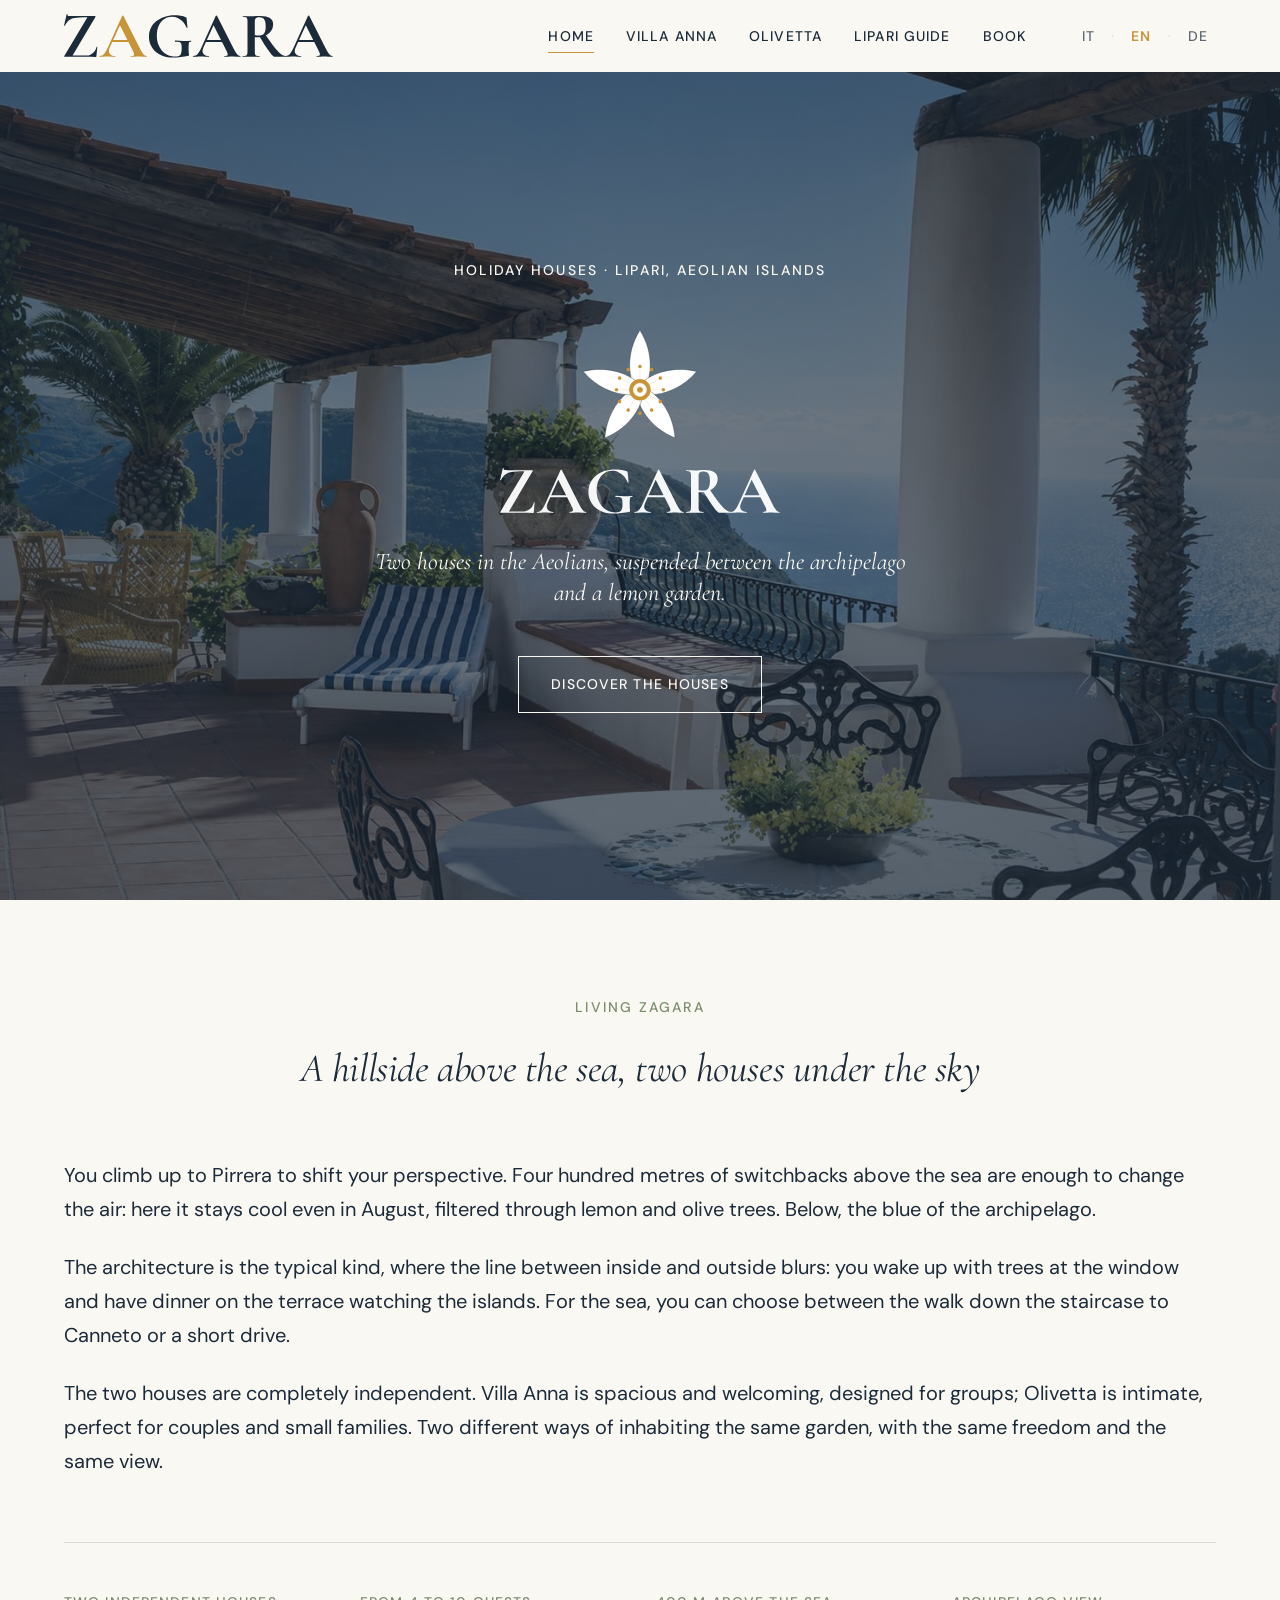
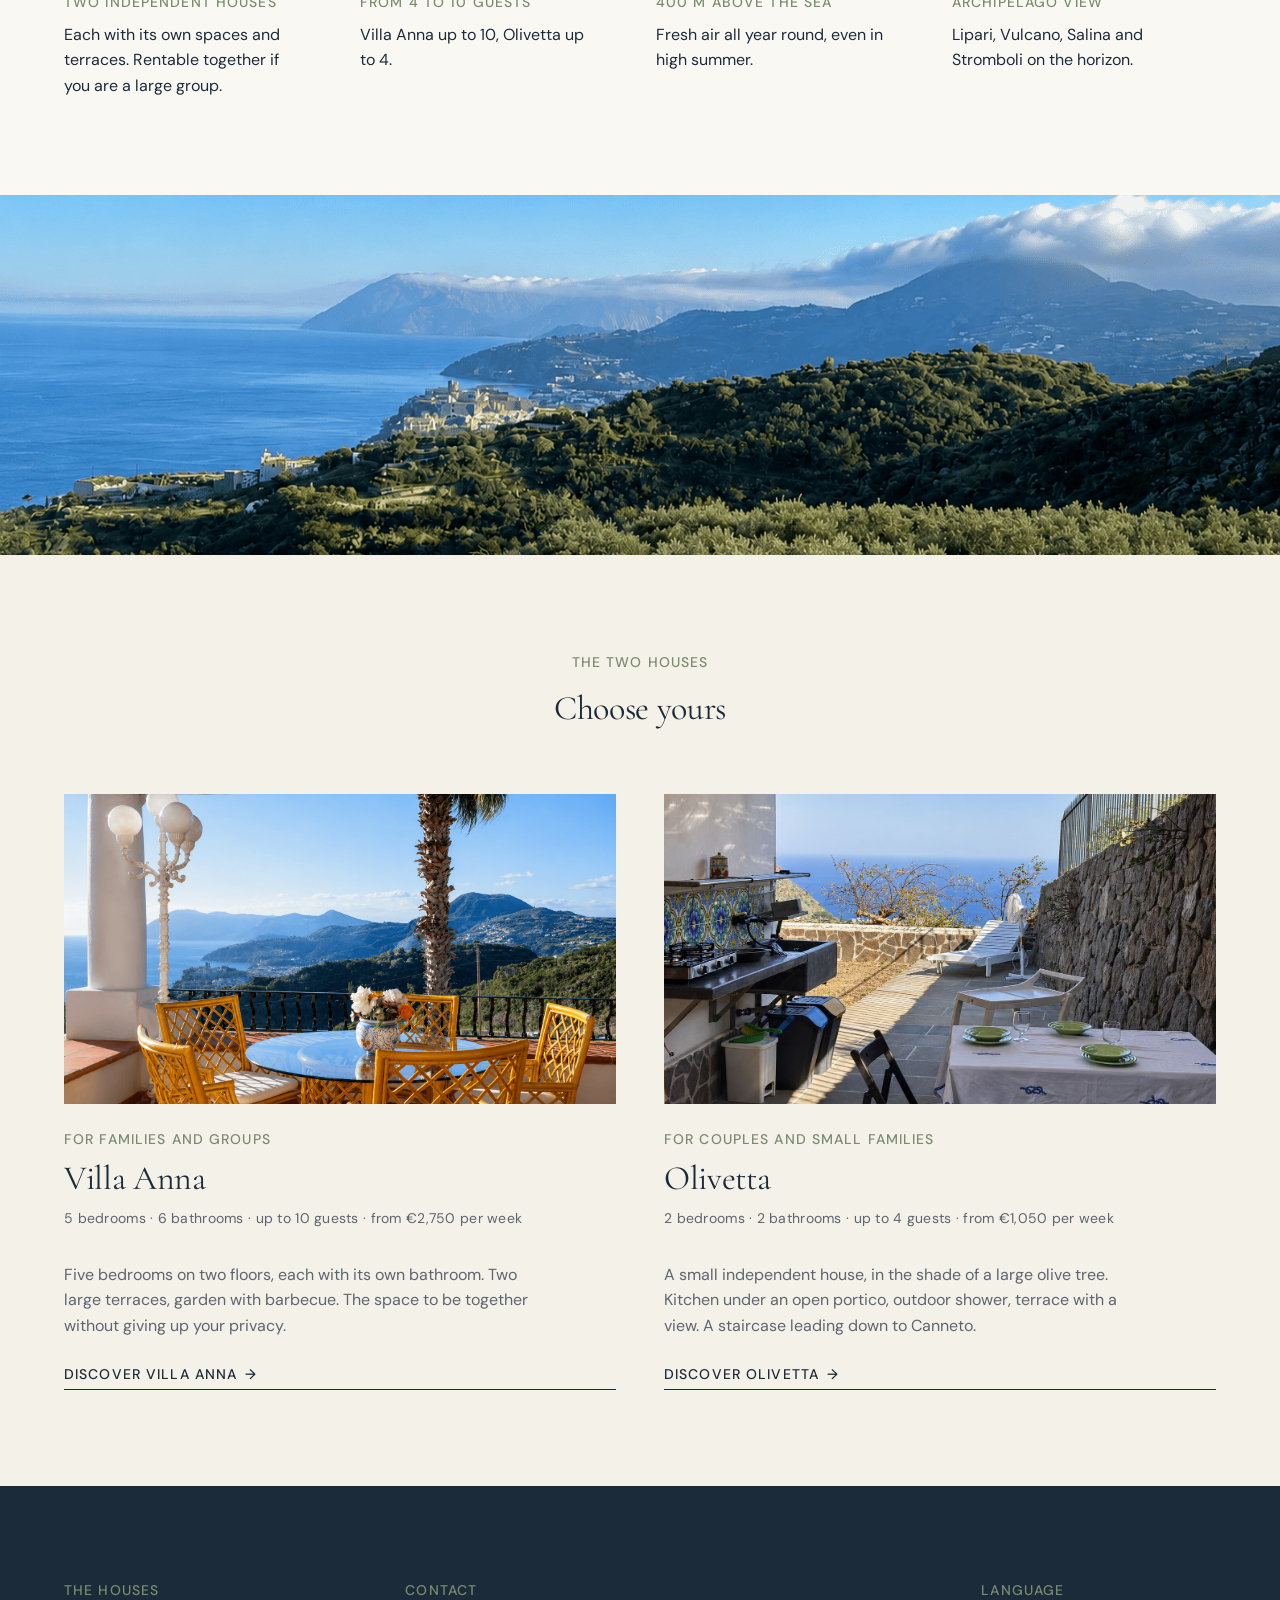
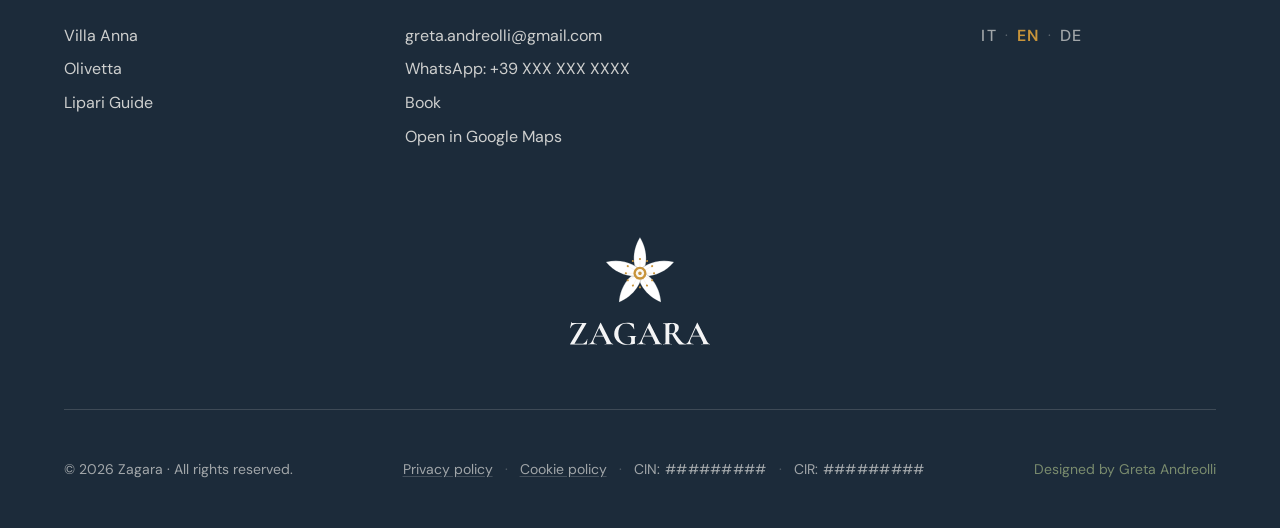
<file: index.html>
<!DOCTYPE html>
<html lang="it" data-i18n-title="home.title" data-i18n-description="home.description">
<head>
  <meta charset="UTF-8">
  <meta name="viewport" content="width=device-width, initial-scale=1.0">
  <title>Zagara — Case Vacanza · Lipari, Isole Eolie</title>
  <meta name="description" content="Due case vacanza a Lipari, sulla strada per Pirrera. Villa Anna per famiglie e gruppi, Olivetta per coppie. Vista sull'arcipelago delle Eolie.">

  <!-- Favicon -->
  <link rel="icon" type="image/svg+xml" href="svg/simbolo-logo.svg">

  <!-- Google Fonts -->
  <link rel="preconnect" href="https://fonts.googleapis.com">
  <link rel="preconnect" href="https://fonts.gstatic.com" crossorigin>
  <link href="https://fonts.googleapis.com/css2?family=Cormorant+Garamond:ital,wght@0,400;0,600;1,400&family=DM+Sans:wght@400;500;600;700&display=swap" rel="stylesheet">

  <!-- CSS (ordine: variables → reset → base → layout → components → page) -->
  <link rel="stylesheet" href="css/1-variables.css">
  <link rel="stylesheet" href="css/2-reset.css">
  <link rel="stylesheet" href="css/3-base.css">
  <link rel="stylesheet" href="css/4-layout.css">
  <link rel="stylesheet" href="css/5-components.css">
  <link rel="stylesheet" href="css/7-home.css">
</head>
<body>

  <!-- Header (caricato da template.js) -->
  <div id="site-header"></div>

  <main>

    <!-- ============================================================
         HERO
         Composizione: eyebrow → simbolo → logotipo → tagline → CTA
         ============================================================ -->
    <section class="home-hero">
      <div class="home-hero__bg">
        <img src="jpg-anna/foto-hero.jpg"
             alt="Vista dell'arcipelago delle Eolie da Pirrera"
             class="home-hero__img">
      </div>

      <div class="container">
        <div class="home-hero__content">

          <span class="home-hero__eyebrow fade-in" data-i18n="home.heroEyebrow">
            Case vacanza · Lipari, Isole Eolie
          </span>

          <div class="home-hero__brand fade-in delay-1">
            <img src="svg/simbolo-logo.svg"
                 alt=""
                 aria-hidden="true"
                 class="home-hero__symbol">
            <img src="svg/ZAGARA.svg"
                 alt="Zagara"
                 data-i18n-alt="header.logoAlt"
                 class="home-hero__logotype">
          </div>

          <p class="home-hero__tagline fade-in delay-2" data-i18n="home.heroTagline">
            Due case sulle Eolie, sospese tra l'arcipelago e un giardino di limoni.
          </p>

          <a href="#properties" class="home-hero__cta fade-in delay-3" data-i18n="home.heroCta">
            <span>Scopri le case</span>
            <span class="home-hero__cta-arrow" aria-hidden="true">↓</span>
          </a>

        </div>
      </div>
    </section>

    <!-- ============================================================
         VIVERE ZAGARA
         Paragrafi narrativi + blocco pillar (4 fatti)
         ============================================================ -->
    <section class="home-intro">
      <div class="container">
        <div class="home-intro__inner">

          <span class="home-intro__eyebrow fade-in" data-i18n="home.introEyebrow">
            Vivere Zagara
          </span>
          <h2 class="home-intro__title fade-in delay-1" data-i18n="home.introTitle">
            Una collina sopra il mare, due case sotto il cielo
          </h2>

          <div class="home-intro__body">
            <p class="fade-in delay-2" data-i18n="home.introP1">
              A Pirrera si sale per cambiare prospettiva. Quattrocento metri di tornanti sopra il mare bastano a cambiare l'aria: qui è fresca anche in agosto, filtrata dai limoni e dagli ulivi. Sotto, il blu dell'arcipelago.
            </p>
            <p class="fade-in delay-2" data-i18n="home.introP2">
              L'architettura è quella tipica, dove il confine tra interno ed esterno sfuma: ci si sveglia con gli alberi alla finestra e si cena in terrazza guardando le isole. Per il mare, basta scegliere tra la passeggiata lungo la scalinata verso Canneto o un breve tragitto in auto.
            </p>
            <p class="fade-in delay-3" data-i18n="home.introP3">
              Le due case sono completamente autonome. Villa Anna è ampia e accogliente, pensata per i gruppi; Olivetta è intima, perfetta per coppie e piccole famiglie. Due modi diversi di abitare lo stesso giardino, con la stessa libertà e la stessa vista.
            </p>
          </div>

          <!-- Pillar block: 4 fatti -->
          <ul class="home-pillars fade-in delay-3">
            <li class="home-pillars__item">
              <span class="home-pillars__label" data-i18n="home.pillar1Label">
                Due case indipendenti
              </span>
              <span class="home-pillars__value" data-i18n="home.pillar1Value">
                Ognuna con i suoi spazi e le sue terrazze. Affittabili insieme se siete un gruppo grande.
              </span>
            </li>
            <li class="home-pillars__item">
              <span class="home-pillars__label" data-i18n="home.pillar2Label">
                Da 4 a 10 ospiti
              </span>
              <span class="home-pillars__value" data-i18n="home.pillar2Value">
                Villa Anna fino a 10, Olivetta fino a 4.
              </span>
            </li>
            <li class="home-pillars__item">
              <span class="home-pillars__label" data-i18n="home.pillar3Label">
                400 m sul mare
              </span>
              <span class="home-pillars__value" data-i18n="home.pillar3Value">
                Aria fresca tutto l'anno, anche in piena estate.
              </span>
            </li>
            <li class="home-pillars__item">
              <span class="home-pillars__label" data-i18n="home.pillar4Label">
                Vista arcipelago
              </span>
              <span class="home-pillars__value" data-i18n="home.pillar4Value">
                Lipari, Vulcano, Salina e Stromboli all'orizzonte.
              </span>
            </li>
          </ul>

        </div>
      </div>
    </section>

    <!-- ============================================================
         BANNER FOTO (full-bleed, vista da Pirrera)
         ============================================================ -->
    <section class="home-banner fade-in" aria-hidden="true">
      <img src="png/foto-vista.png"
           alt=""
           class="home-banner__img">
    </section>

    <!-- ============================================================
         LE DUE CASE
         ============================================================ -->
    <section class="home-properties" id="properties">
      <div class="container">

        <div class="section-header section-header--center fade-in">
          <span class="section-header__eyebrow" data-i18n="home.propertiesEyebrow">Le due case</span>
          <h2 class="section-header__title" data-i18n="home.propertiesTitle">Scegli la tua</h2>
        </div>

        <div class="home-properties__grid">

          <!-- Card Villa Anna -->
          <a href="villa-anna.html" class="property-card fade-in">
            <div class="property-card__media">
              <div class="aspect-hero">
                <img src="png/anna/foto-villa-anna-copertina.png"
                     alt="Villa Anna — vista esterna"
                     class="property-card__img">
              </div>
            </div>
            <span class="property-card__label" data-i18n="home.villaCardLabel">
              Per famiglie e gruppi
            </span>
            <h3 class="property-card__title" data-i18n="home.villaCardTitle">
              Villa Anna
            </h3>
            <p class="property-card__meta" data-i18n="home.villaCardMeta">
              5 camere · 6 bagni · fino a 10 ospiti · da €2.750 a settimana
            </p>
            <p class="property-card__desc" data-i18n="home.villaCardDesc">
              Cinque camere su due piani, ognuna con il suo bagno. Due grandi terrazze, giardino con barbecue. Lo spazio per stare insieme senza togliersi privacy a vicenda.
            </p>
            <span class="btn-ghost">
              <span data-i18n="home.villaCardCta">Scopri Villa Anna</span>
              <span class="btn-ghost__arrow" aria-hidden="true">→</span>
            </span>
          </a>

          <!-- Card Olivetta -->
          <a href="olivetta.html" class="property-card fade-in delay-2">
            <div class="property-card__media">
              <div class="aspect-hero">
                <img src="jpg-olivetta/foto-olivetta-copertina.jpg"
                     alt="Olivetta — vista esterna"
                     class="property-card__img">
              </div>
            </div>
            <span class="property-card__label" data-i18n="home.olivettaCardLabel">
              Per coppie e piccole famiglie
            </span>
            <h3 class="property-card__title" data-i18n="home.olivettaCardTitle">
              Olivetta
            </h3>
            <p class="property-card__meta" data-i18n="home.olivettaCardMeta">
              2 camere · 2 bagni · fino a 4 ospiti · da €1.050 a settimana
            </p>
            <p class="property-card__desc" data-i18n="home.olivettaCardDesc">
              Una piccola casa indipendente, all'ombra di un grande ulivo. Cucina sotto portico aperto, doccia esterna, terrazza con vista. Scalinata che scende a Canneto.
            </p>
            <span class="btn-ghost">
              <span data-i18n="home.olivettaCardCta">Scopri Olivetta</span>
              <span class="btn-ghost__arrow" aria-hidden="true">→</span>
            </span>
          </a>

        </div>
      </div>
    </section>

  </main>

  <!-- Footer (caricato da template.js) -->
  <div id="site-footer"></div>

  <!-- JS -->
  <script src="js/template.js"></script>
  <script src="js/translation.js"></script>
</body>
</html>
</file>
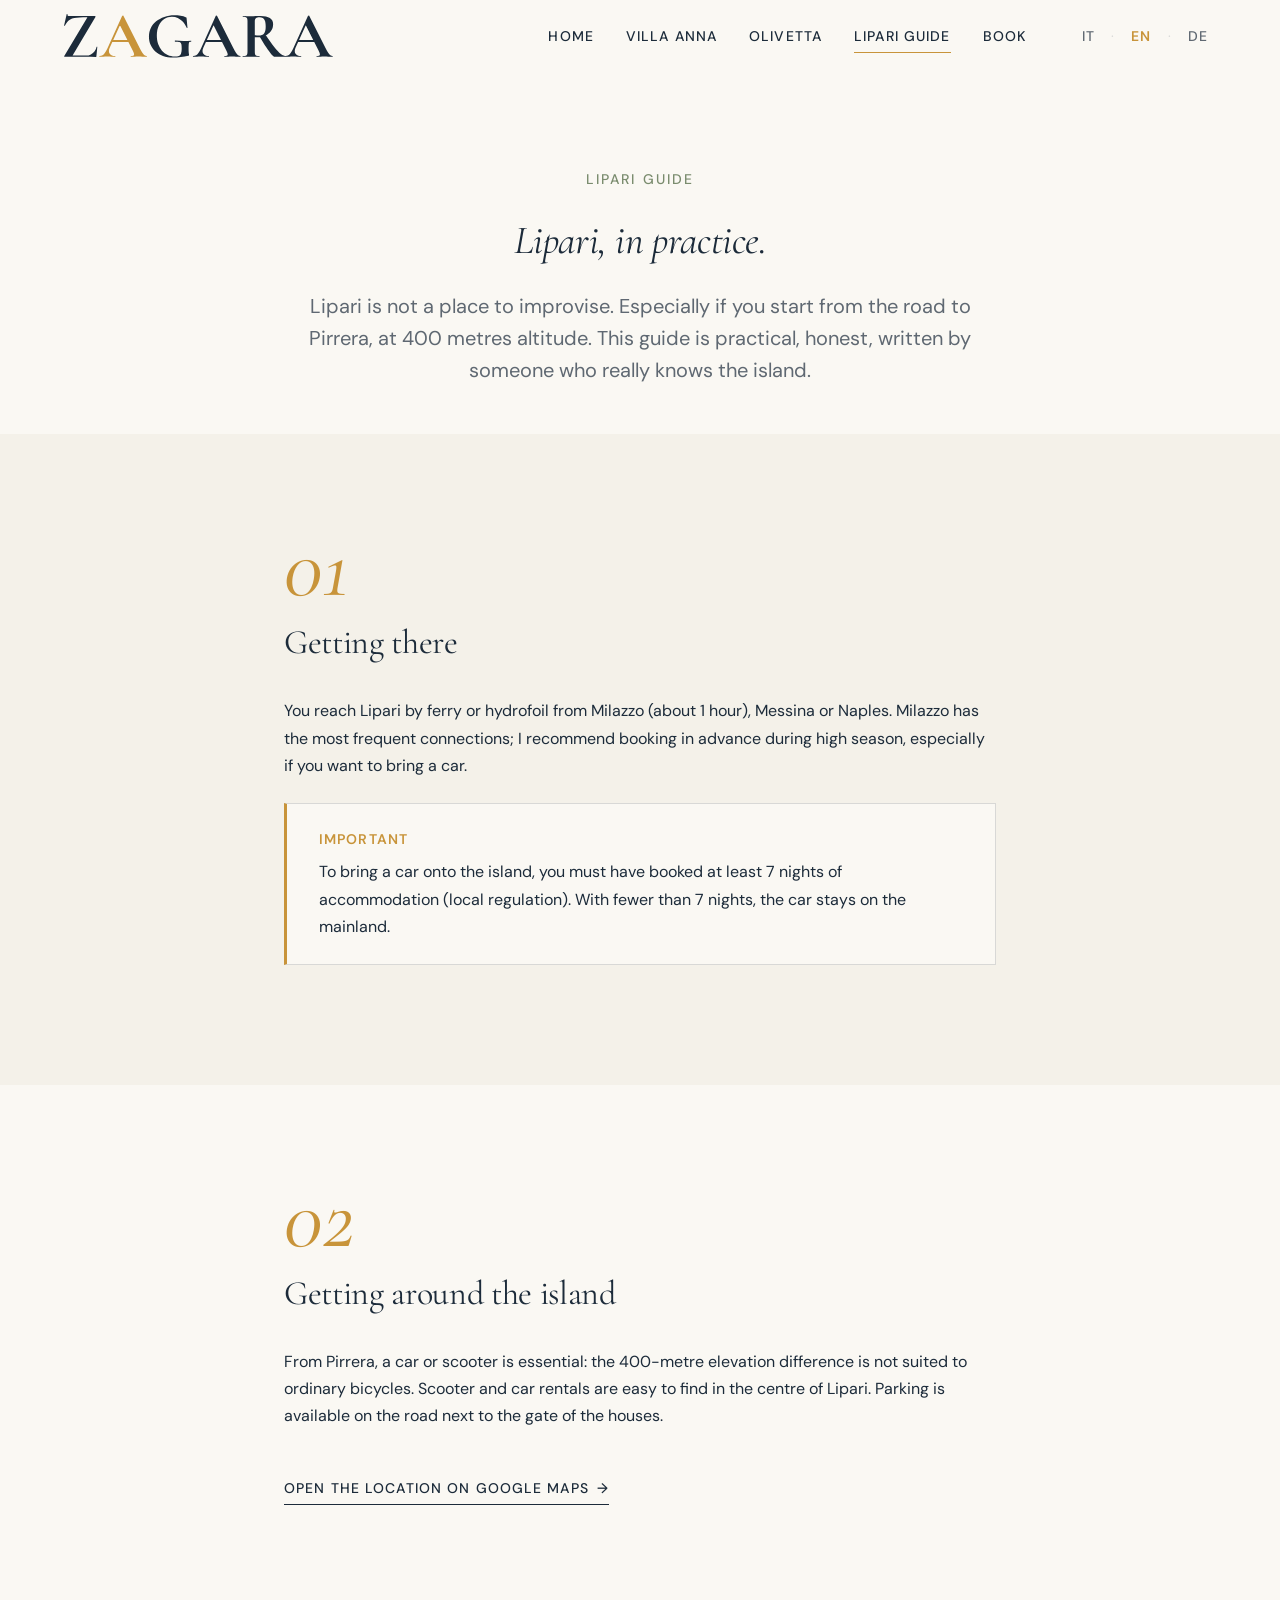
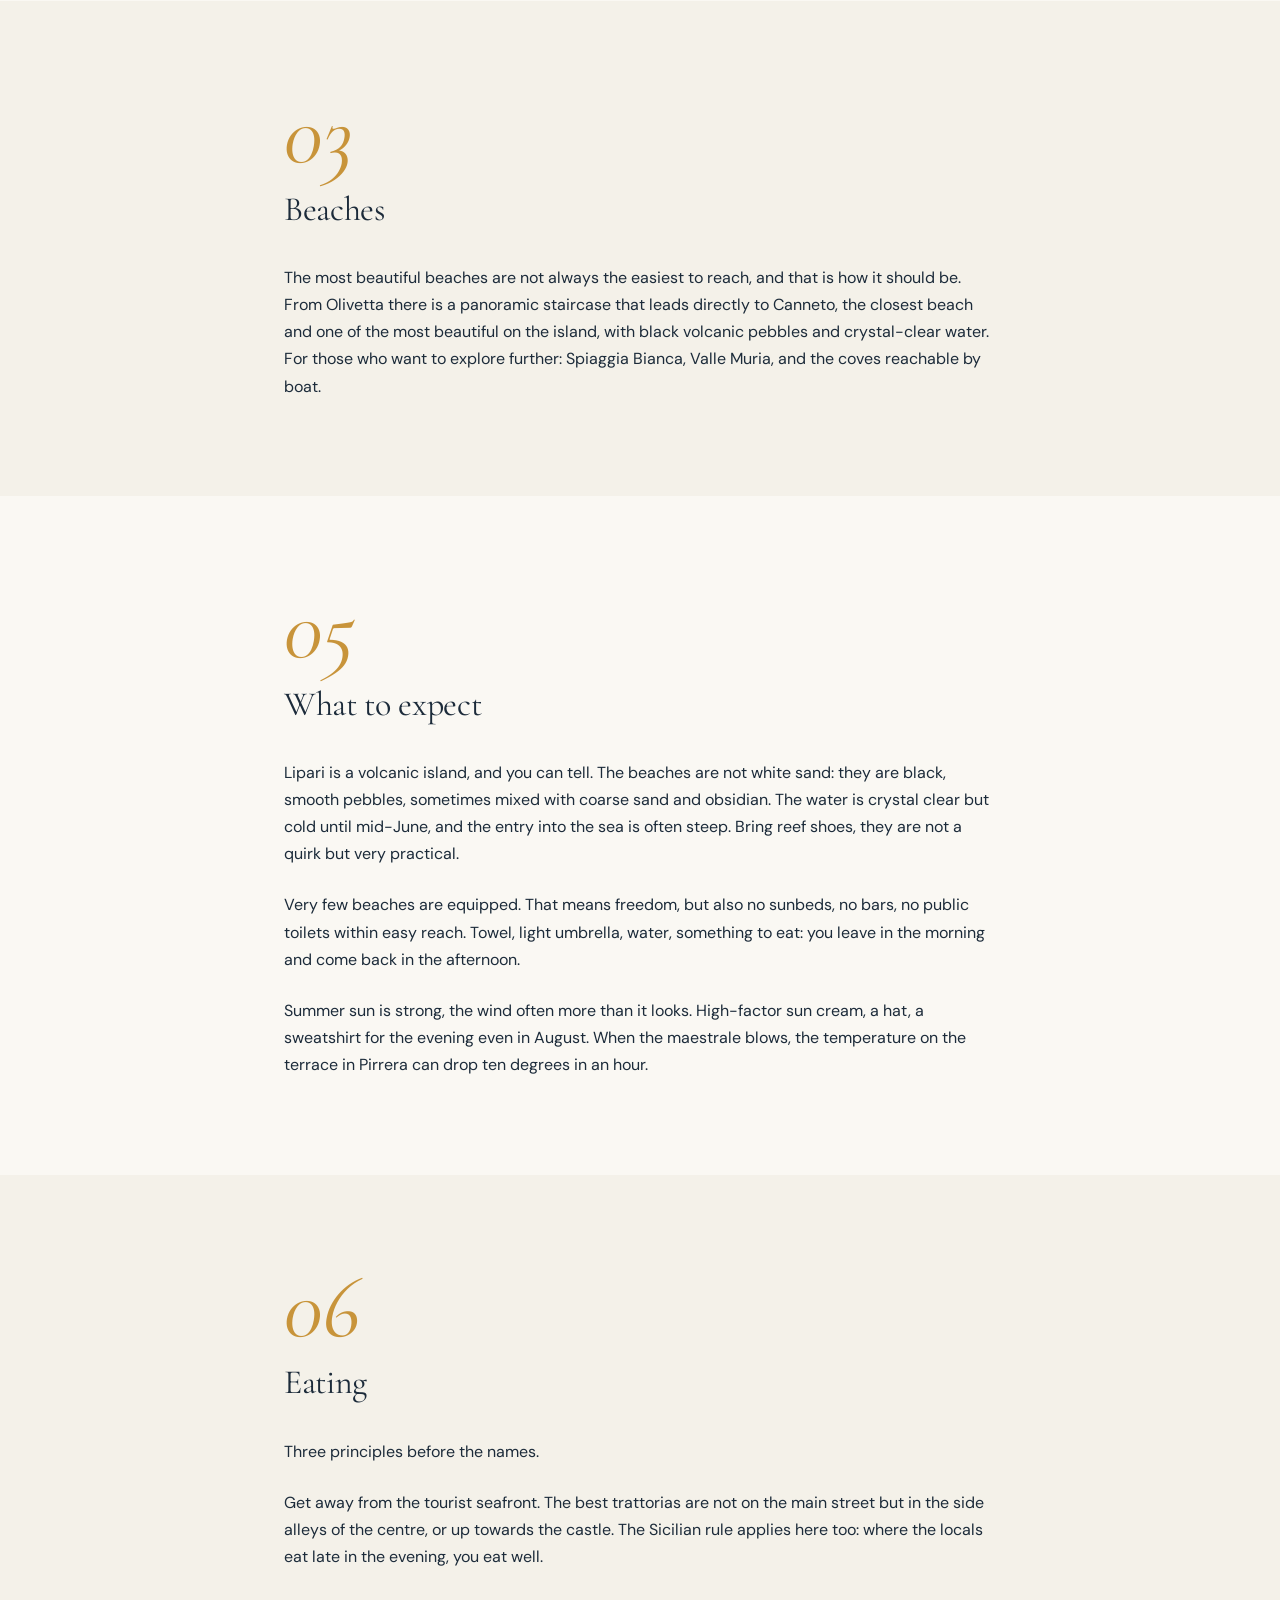
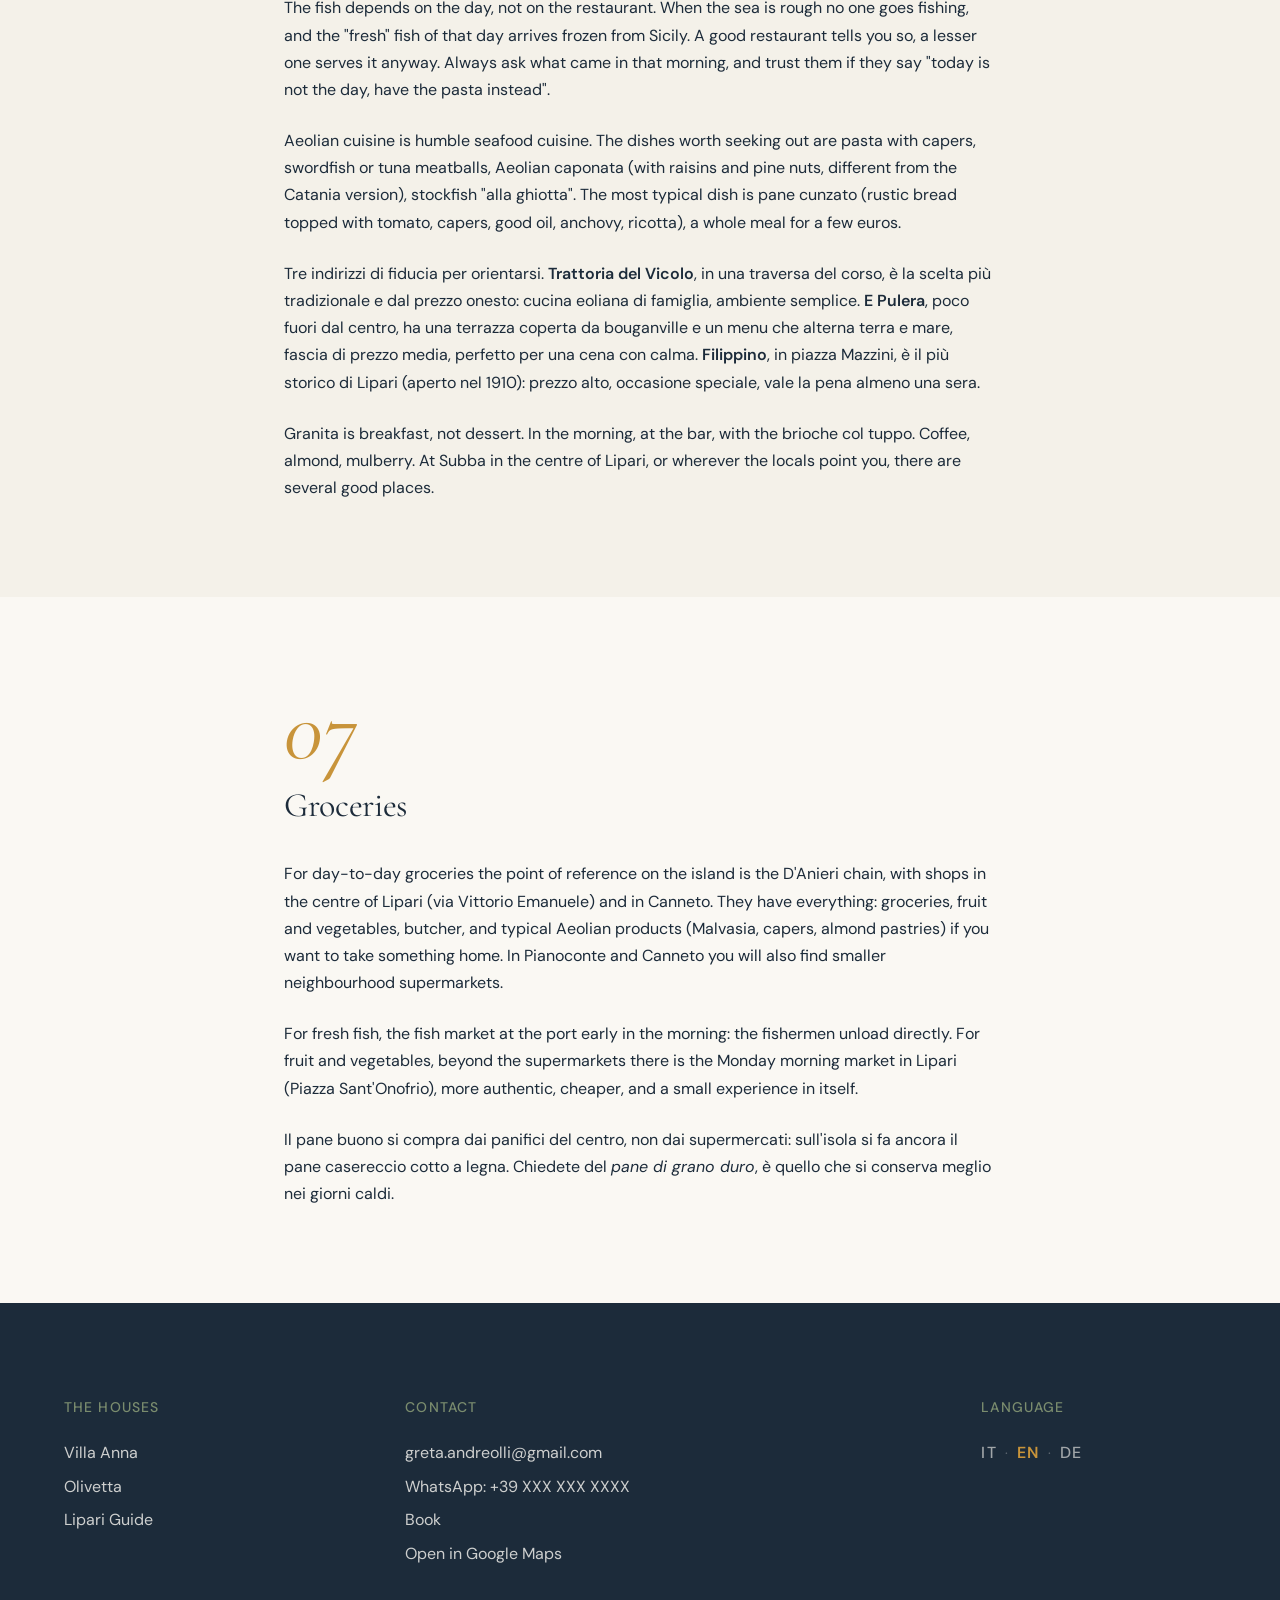
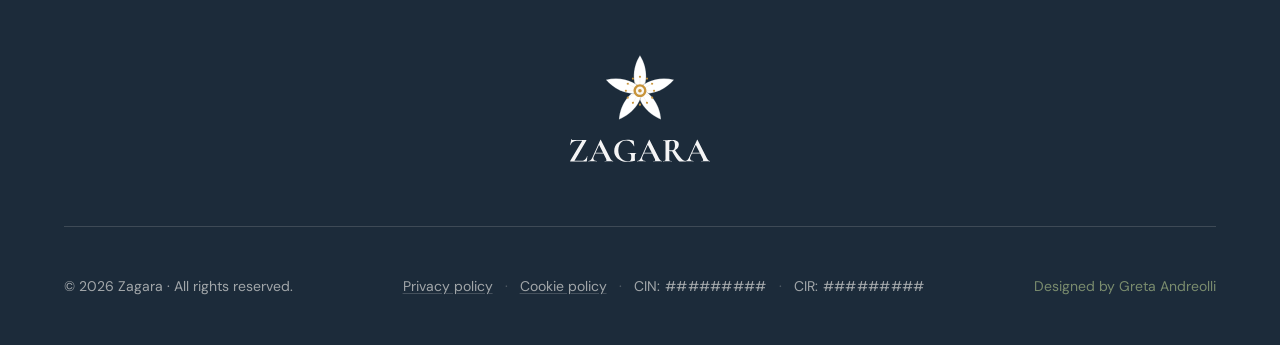
<file: guida-lipari.html>
<!DOCTYPE html>
<html lang="it" data-i18n-title="guide.title" data-i18n-description="guide.description">
<head>
  <meta charset="UTF-8">
  <meta name="viewport" content="width=device-width, initial-scale=1.0">
  <title>Lipari, in pratica · Guida pratica all'isola · Zagara</title>
  <meta name="description" content="Una guida pratica all'isola di Lipari scritta da chi la conosce. Trasporti, spiagge, trekking, cosa aspettarsi, dove mangiare, la spesa.">

  <link rel="icon" type="image/svg+xml" href="assets/svg/simbolo-logo.svg">

  <link rel="preconnect" href="https://fonts.googleapis.com">
  <link rel="preconnect" href="https://fonts.gstatic.com" crossorigin>
  <link href="https://fonts.googleapis.com/css2?family=Cormorant+Garamond:ital,wght@0,400;0,600;1,400&family=DM+Sans:wght@400;500;600;700&display=swap" rel="stylesheet">

  <link rel="stylesheet" href="css/1-variables.css">
  <link rel="stylesheet" href="css/2-reset.css">
  <link rel="stylesheet" href="css/3-base.css">
  <link rel="stylesheet" href="css/4-layout.css">
  <link rel="stylesheet" href="css/5-components.css">
  <link rel="stylesheet" href="css/7-guida-lipari.css">
</head>
<body>

  <div id="site-header"></div>

  <main>

    <!-- HERO GUIDA -->
    <section class="guide-hero">
      <div class="container-narrow">
        <div class="guide-hero__inner">
          <span class="guide-hero__eyebrow fade-in" data-i18n="guide.heroEyebrow">Guida a Lipari</span>
          <h1 class="guide-hero__title fade-in delay-1" data-i18n="guide.heroTitle">
            Lipari, in pratica.
          </h1>
          <p class="guide-hero__intro fade-in delay-2" data-i18n="guide.heroIntro">
            Lipari non si improvvisa. Soprattutto se si parte dalla strada per Pirrera, a 400 metri di quota. Questa guida è pratica, onesta, scritta da chi conosce l'isola davvero.
          </p>
        </div>
      </div>
    </section>

    <!-- 01 — Come arrivare -->
    <section class="guide-section">
      <div class="container-narrow">
        <div class="guide-section__inner fade-in">
          <span class="guide-section__number" data-i18n="guide.s1Number">01</span>
          <h2 class="guide-section__title" data-i18n="guide.s1Title">Come arrivare</h2>
          <div class="guide-section__body">
            <p data-i18n="guide.s1P1">
              Si arriva a Lipari in traghetto o aliscafo da Milazzo (circa 1 ora), Messina o Napoli. Da Milazzo partono le corse più frequenti, consigliamo di prenotare con anticipo in alta stagione, soprattutto se si vuole portare l'auto.
            </p>

            <div class="guide-callout">
              <span class="guide-callout__label" data-i18n="guide.s1CalloutLabel">Importante</span>
              <p data-i18n="guide.s1CalloutText">
                Per imbarcare l'auto sull'isola è necessario aver prenotato almeno 7 notti di soggiorno (normativa comunale). Con meno di 7 notti, l'auto rimane sul continente.
              </p>
            </div>
          </div>
        </div>
      </div>
    </section>

    <!-- 02 — Trasporti sull'isola -->
    <section class="guide-section">
      <div class="container-narrow">
        <div class="guide-section__inner fade-in">
          <span class="guide-section__number" data-i18n="guide.s2Number">02</span>
          <h2 class="guide-section__title" data-i18n="guide.s2Title">Trasporti sull'isola</h2>
          <div class="guide-section__body">
            <p data-i18n="guide.s2P1">
              Da Pirrera auto o motorino sono indispensabili: il dislivello di 400 metri non è adatto alle biciclette comuni. Noleggi di motorini e auto si trovano facilmente in centro a Lipari. Parcheggio disponibile su strada adiacente al cancello delle case.
            </p>

            <a href="https://maps.app.goo.gl/NJmhTpJ9hYoWaegK8"
               target="_blank"
               rel="noopener"
               class="btn-ghost guide-map-link">
              <span data-i18n="guide.s2MapLink">Apri la posizione su Google Maps</span>
              <span class="btn-ghost__arrow" aria-hidden="true">→</span>
            </a>
          </div>
        </div>
      </div>
    </section>

    <!-- 03 — Spiagge -->
    <section class="guide-section">
      <div class="container-narrow">
        <div class="guide-section__inner fade-in">
          <span class="guide-section__number" data-i18n="guide.s3Number">03</span>
          <h2 class="guide-section__title" data-i18n="guide.s3Title">Spiagge</h2>
          <div class="guide-section__body">
            <p data-i18n="guide.s3P1">
              Le spiagge più belle non sono sempre le più facili da raggiungere, ed è giusto così. Da Olivetta c'è una scalinata panoramica che scende direttamente a Canneto, la spiaggia più vicina e una delle più belle dell'isola, con ciottoli neri di origine vulcanica e acqua limpidissima. Per chi vuole esplorare: Spiaggia Bianca, Valle Muria, e le calette raggiungibili in barca.
            </p>
          </div>
        </div>
      </div>
    </section>

    <!-- 05 — Cosa aspettarsi -->
    <section class="guide-section">
      <div class="container-narrow">
        <div class="guide-section__inner fade-in">
          <span class="guide-section__number" data-i18n="guide.s5Number">05</span>
          <h2 class="guide-section__title" data-i18n="guide.s5Title">Cosa aspettarsi</h2>
          <div class="guide-section__body">
            <p data-i18n="guide.s5P1">
              Lipari è un'isola vulcanica, e si vede. Le spiagge non sono di sabbia bianca: sono di ciottoli neri, levigati, a volte misti a sabbia grossa e ossidiana. L'acqua è cristallina ma fredda fino a metà giugno, e l'ingresso in mare è spesso ripido. Portate scarpette da scoglio, non sono un vezzo ma molto pratiche.
            </p>
            <p data-i18n="guide.s5P2">
              Pochissime spiagge sono attrezzate. Significa libertà, ma anche niente lettini, niente bar, niente bagni pubblici a portata di mano. Telo, ombrellone leggero, acqua, qualcosa da mangiare: si parte la mattina, si torna nel pomeriggio.
            </p>
            <p data-i18n="guide.s5P3">
              Il sole d'estate è forte, il vento spesso più di quanto sembri. Crema solare alta, un cappello, una felpa per la sera anche ad agosto. Quando soffia il maestrale, sulla terrazza di Pirrera si scende di dieci gradi nel giro di un'ora.
            </p>
          </div>
        </div>
      </div>
    </section>

    <!-- 06 — Mangiare -->
    <section class="guide-section">
      <div class="container-narrow">
        <div class="guide-section__inner fade-in">
          <span class="guide-section__number" data-i18n="guide.s6Number">06</span>
          <h2 class="guide-section__title" data-i18n="guide.s6Title">Mangiare</h2>
          <div class="guide-section__body">
            <p data-i18n="guide.s6P1">
              Tre criteri prima dei nomi.
            </p>
            <p data-i18n="guide.s6P2">
              Allontanarsi dal lungomare turistico. Le trattorie migliori non sono sul corso principale ma nei vicoli laterali del centro, o salendo verso il castello. La regola siciliana vale anche qui: dove mangiano i locali la sera tardi, si mangia bene.
            </p>
            <p data-i18n="guide.s6P3">
              Il pesce dipende dal giorno, non dal ristorante. Quando il mare è grosso non si pesca, e il pesce "fresco" di quel giorno arriva surgelato dalla Sicilia. Un buon ristorante lo dichiara, uno meno buono ve lo serve lo stesso. Chiedete sempre cosa è arrivato la mattina, e fidatevi se vi dicono "oggi non è la giornata, prenda la pasta".
            </p>
            <p data-i18n="guide.s6P4">
              La cucina eoliana è cucina povera di mare. I piatti che vale la pena cercare sono le pasta con i capperi, le polpette di pesce spada o di tonno, la caponata eoliana (con uvetta e pinoli, diversa da quella catanese), il pesce stocco "alla ghiotta". Il piatto più tipico è il pane cunzato (pane casereccio condito con pomodoro, capperi, olio buono, acciuga, ricotta), un pranzo intero per pochi euro.
            </p>
            <p data-i18n-html="guide.s6P5">
              Tre indirizzi di fiducia per orientarsi. <strong>Trattoria del Vicolo</strong>, in una traversa del corso, è la scelta più tradizionale e dal prezzo onesto: cucina eoliana di famiglia, ambiente semplice. <strong>E Pulera</strong>, poco fuori dal centro, ha una terrazza coperta da bouganville e un menu che alterna terra e mare, fascia di prezzo media, perfetto per una cena con calma. <strong>Filippino</strong>, in piazza Mazzini, è il più storico di Lipari (aperto nel 1910): prezzo alto, occasione speciale, vale la pena almeno una sera.
            </p>
            <p data-i18n="guide.s6P6">
              La granita è colazione, non dessert. La mattina, al bar, con la brioche col tuppo. Caffè, mandorla, gelso. Da Subba in centro a Lipari, o dove vi indicano i locali, ce ne sono diversi buoni.
            </p>
          </div>
        </div>
      </div>
    </section>

    <!-- 07 — La spesa -->
    <section class="guide-section">
      <div class="container-narrow">
        <div class="guide-section__inner fade-in">
          <span class="guide-section__number" data-i18n="guide.s7Number">07</span>
          <h2 class="guide-section__title" data-i18n="guide.s7Title">La spesa</h2>
          <div class="guide-section__body">
            <p data-i18n="guide.s7P1">
              Per la spesa quotidiana il punto di riferimento sull'isola è la catena D'Anieri, con punti vendita in centro a Lipari (via Vittorio Emanuele) e a Canneto. Hanno tutto: alimentari, ortofrutta, macelleria, e i prodotti tipici eoliani (Malvasia, capperi, dolci di mandorla) se volete portare qualcosa a casa. A Pianoconte e Canneto trovate anche supermercati più piccoli di prossimità.
            </p>
            <p data-i18n="guide.s7P2">
              Per il pesce fresco, la pescheria del porto la mattina presto: i pescatori scaricano direttamente. Per la frutta e verdura, oltre ai supermercati c'è il mercato del lunedì mattina a Lipari (piazza Sant'Onofrio), più genuino, più economico, e una piccola esperienza in sé.
            </p>
            <p data-i18n-html="guide.s7P3">
              Il pane buono si compra dai panifici del centro, non dai supermercati: sull'isola si fa ancora il pane casereccio cotto a legna. Chiedete del <em>pane di grano duro</em>, è quello che si conserva meglio nei giorni caldi.
            </p>
          </div>
        </div>
      </div>
    </section>

  </main>

  <div id="site-footer"></div>

  <script src="js/template.js"></script>
  <script src="js/translation.js"></script>
</body>
</html>
</file>
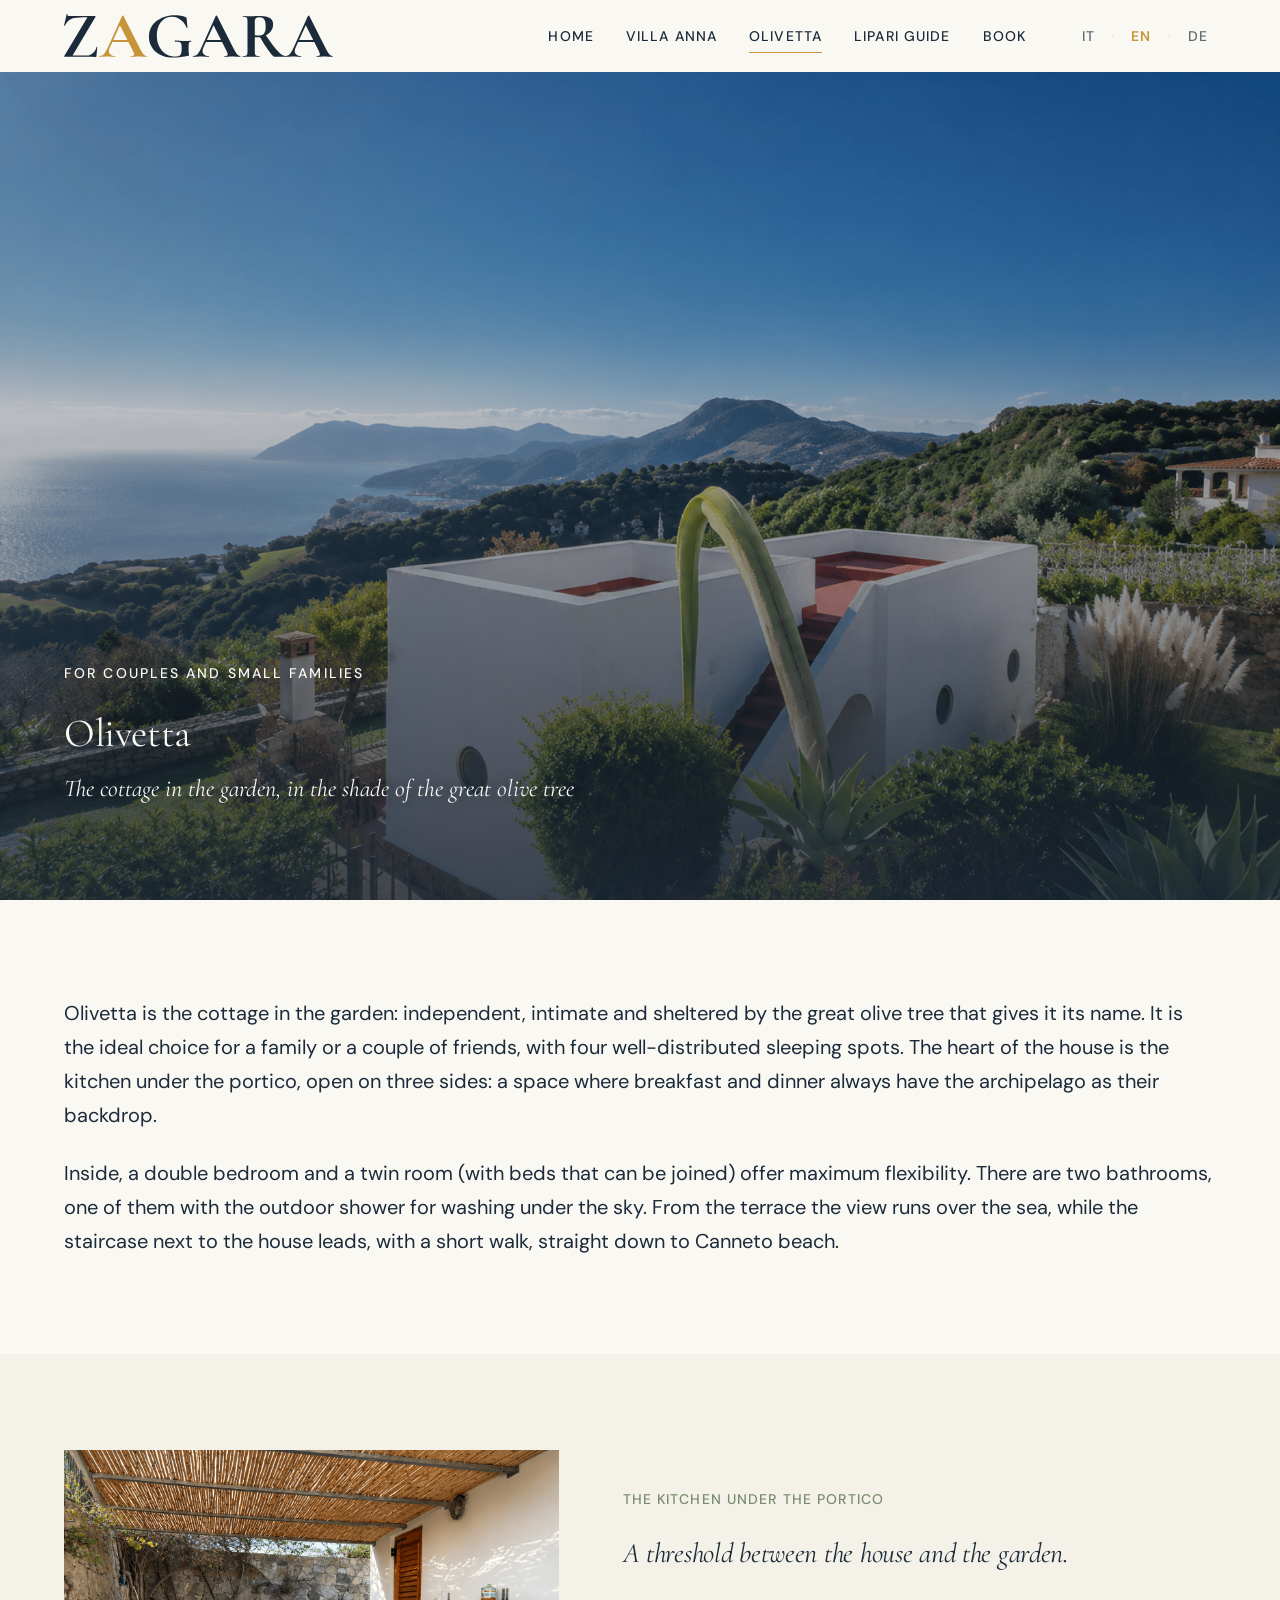
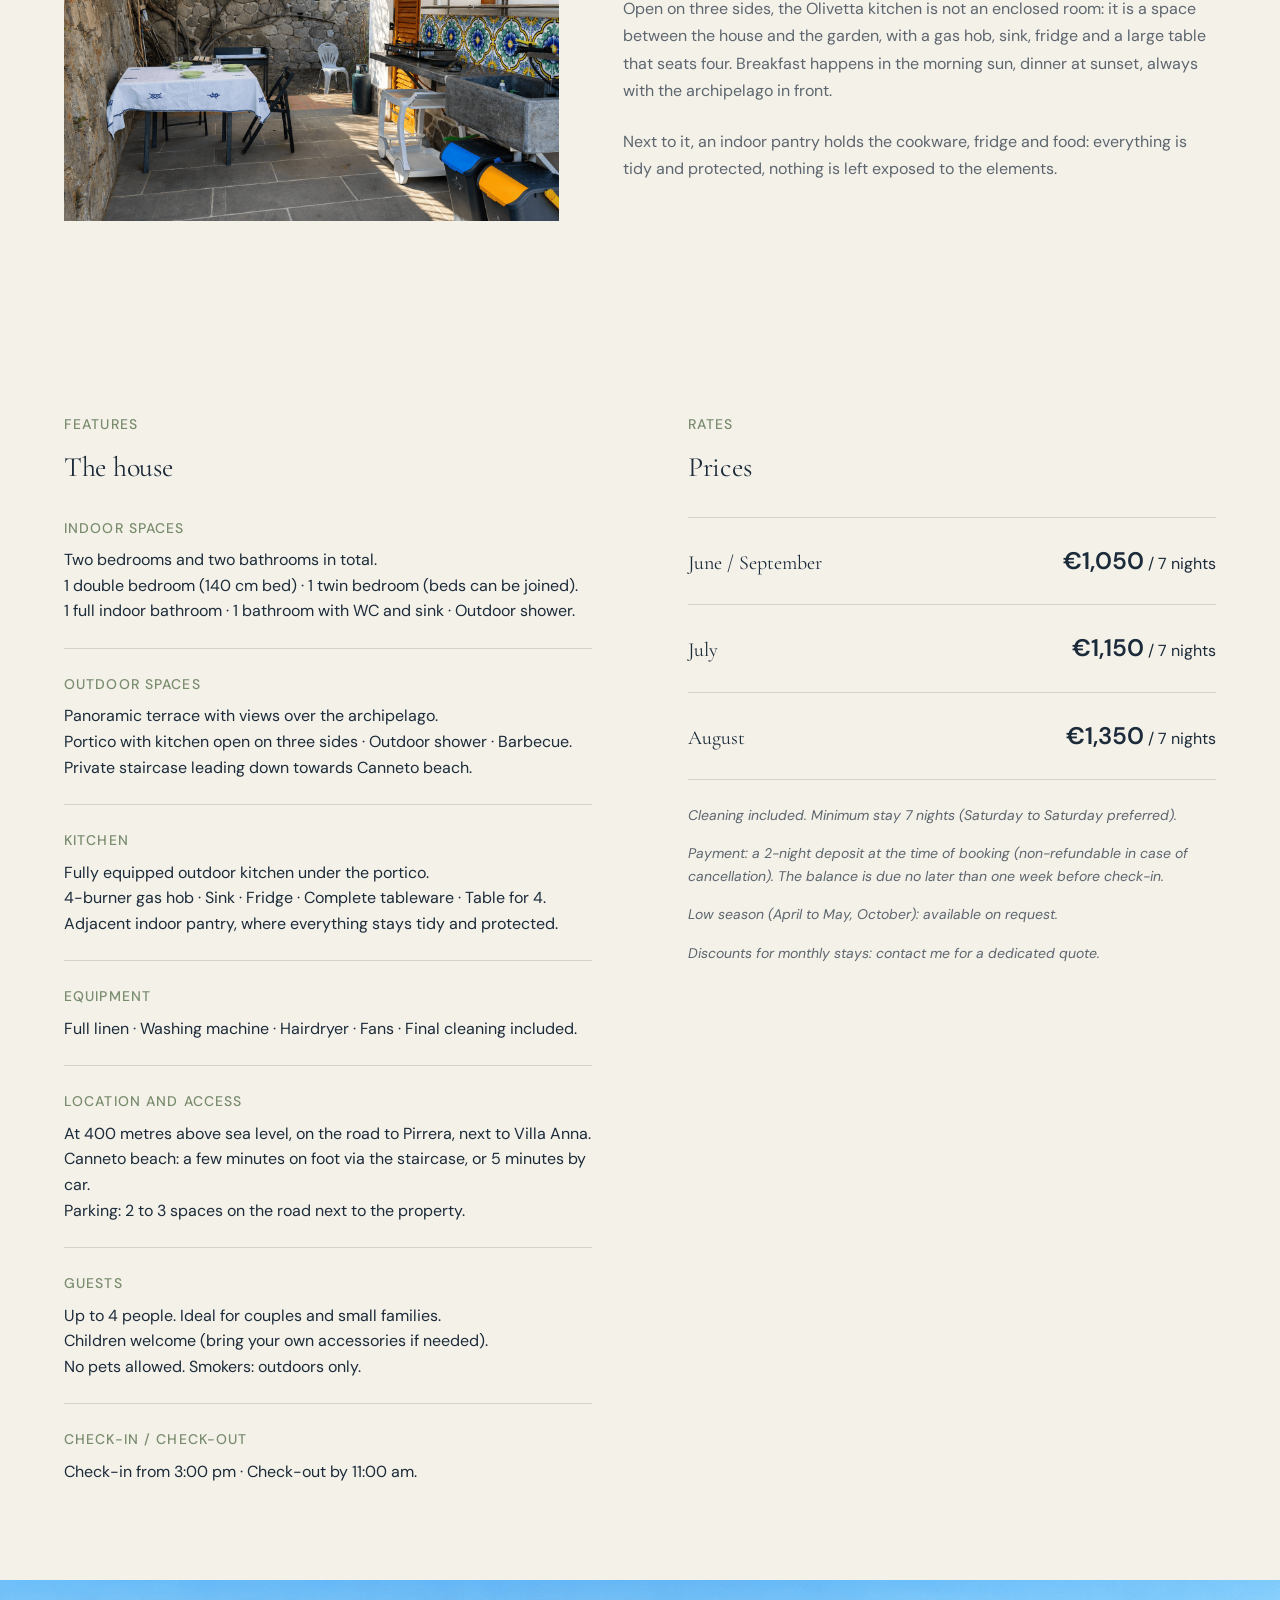
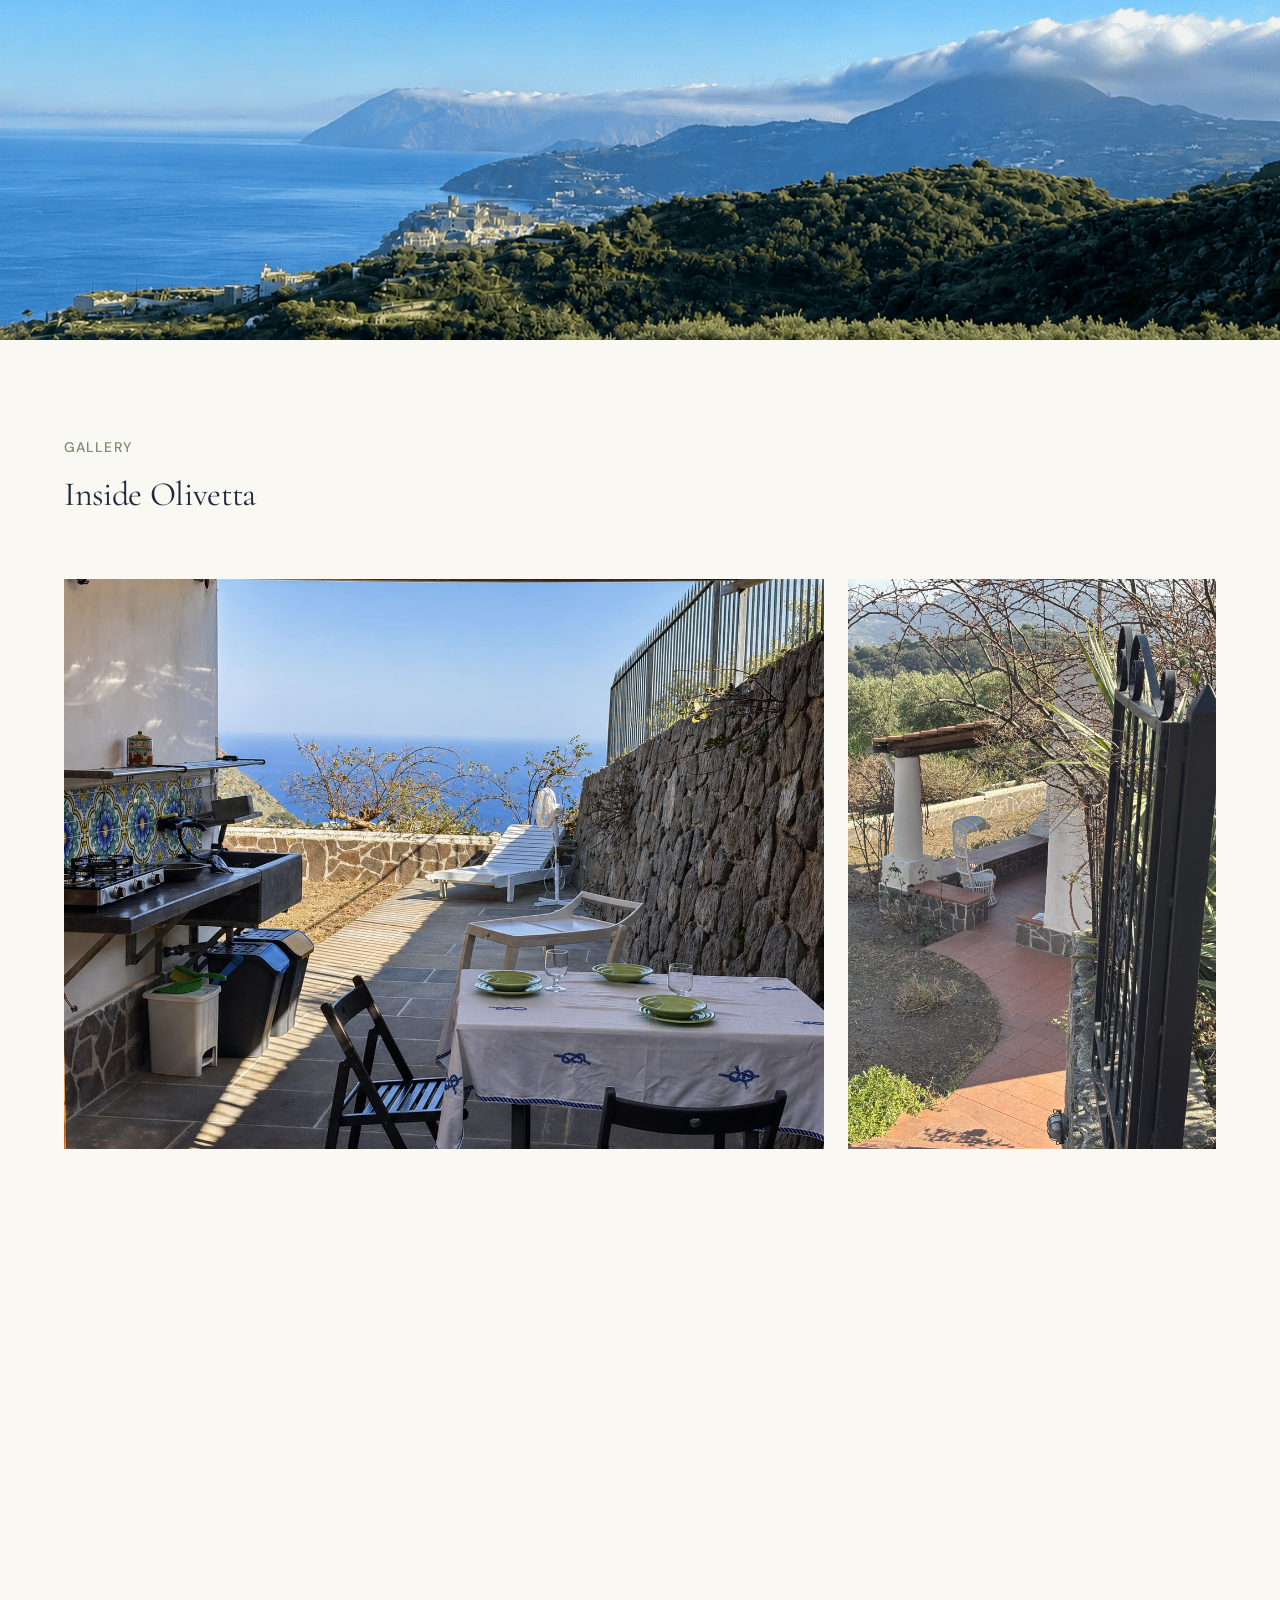
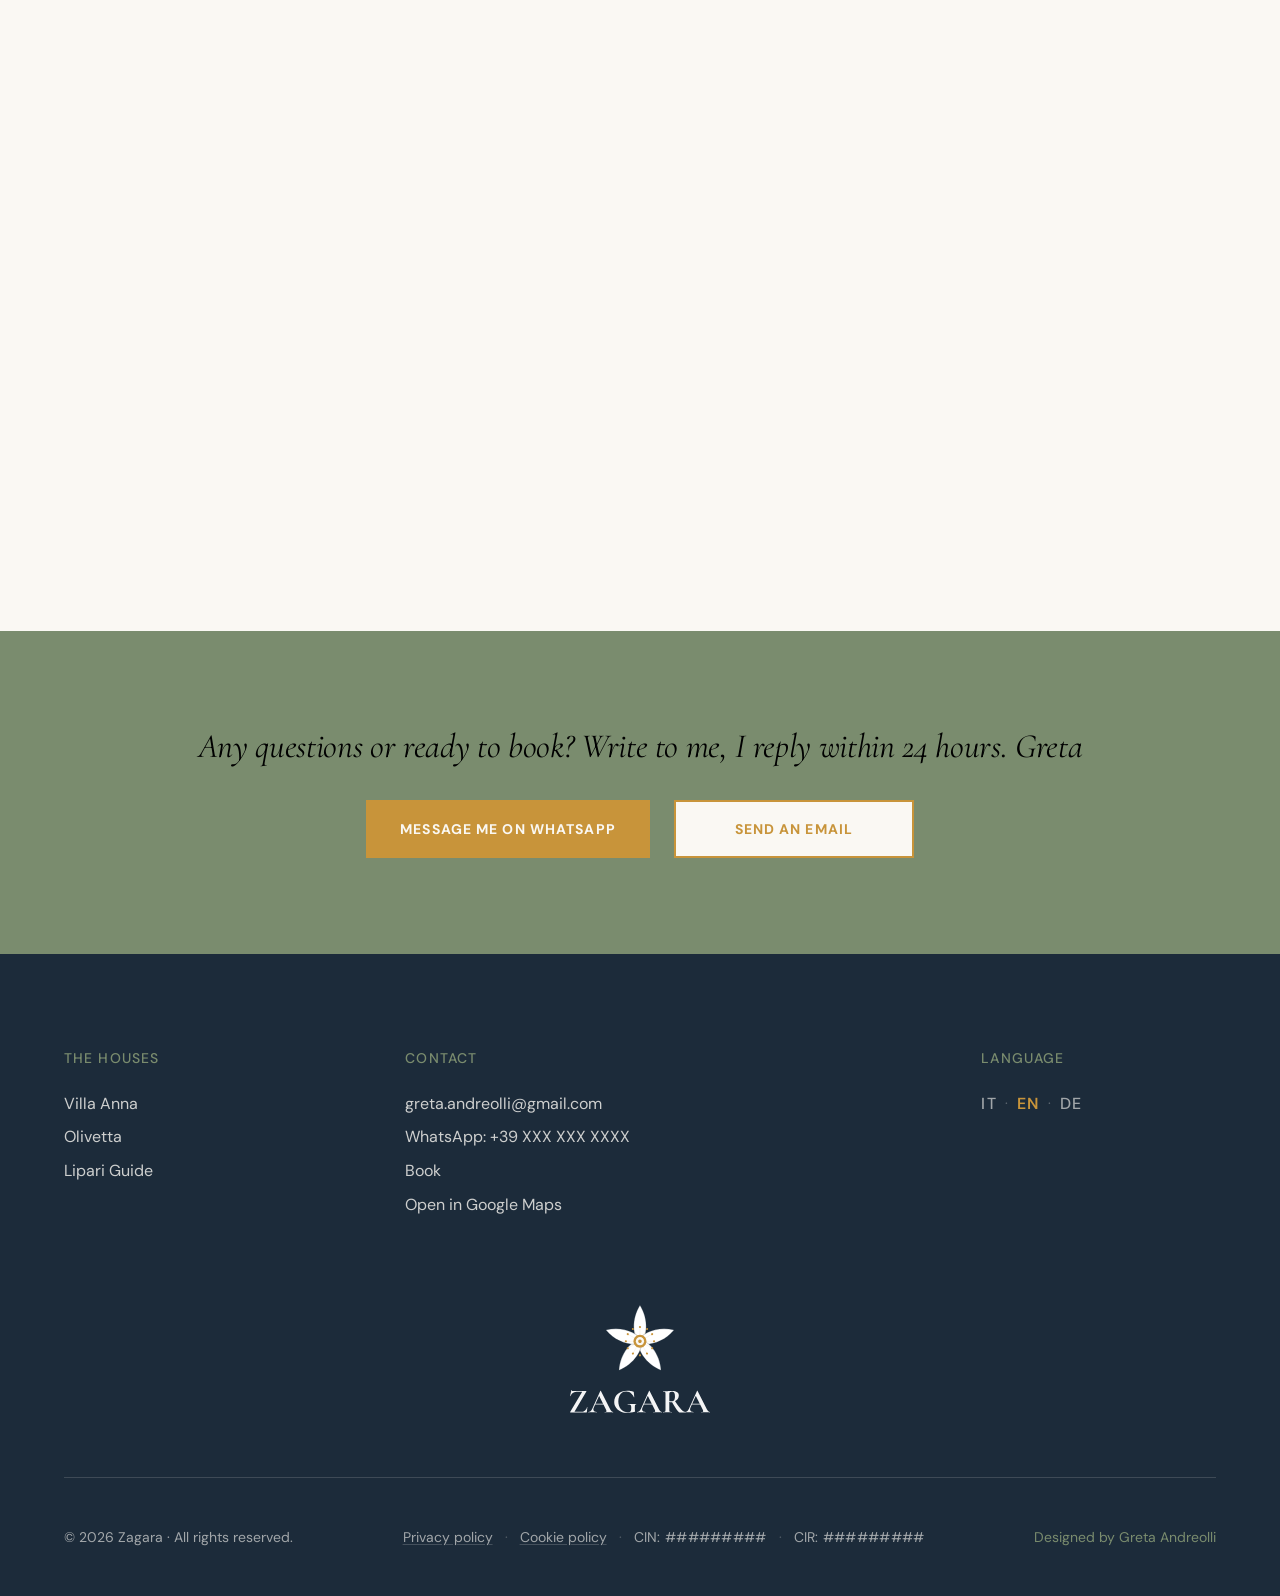
<file: olivetta.html>
<!DOCTYPE html>
<html lang="it" data-i18n-title="olivetta.title" data-i18n-description="olivetta.description">
<head>
  <meta charset="UTF-8">
  <meta name="viewport" content="width=device-width, initial-scale=1.0">
  <title>Olivetta · Casa vacanza per coppie e piccole famiglie · Lipari, Eolie</title>
  <meta name="description" content="Olivetta, dependance nel giardino di Pirrera. Cucina sotto portico aperto, doccia esterna, terrazza con vista sull'arcipelago. Per coppie e piccole famiglie fino a 4 ospiti.">

  <link rel="icon" type="image/svg+xml" href="assets/svg/simbolo-logo.svg">

  <link rel="preconnect" href="https://fonts.googleapis.com">
  <link rel="preconnect" href="https://fonts.gstatic.com" crossorigin>
  <link href="https://fonts.googleapis.com/css2?family=Cormorant+Garamond:ital,wght@0,400;0,600;1,400&family=DM+Sans:wght@400;500;600;700&display=swap" rel="stylesheet">

  <link rel="stylesheet" href="css/1-variables.css">
  <link rel="stylesheet" href="css/2-reset.css">
  <link rel="stylesheet" href="css/3-base.css">
  <link rel="stylesheet" href="css/4-layout.css">
  <link rel="stylesheet" href="css/5-components.css">
  <link rel="stylesheet" href="css/7-villa-anna.css">
  <link rel="stylesheet" href="css/7-olivetta.css">
</head>
<body>

  <div id="site-header"></div>

  <main>

    <!-- ============================================================
         HERO FULL-BLEED CON CAROSELLO
         3 foto in dissolvenza incrociata
         (facciata → portico-cucina → terrazza)
         Cambio automatico ogni 4 secondi, transizione 1 secondo.
         Stessa logica e stessi attributi di Villa Anna:
         data-hero-carousel sulla section, data-hero-slide sulle img.
         ============================================================ -->
    <section class="property-hero" data-hero-carousel>
      <div class="property-hero__bg">
        <img src="png/olivetta/foto-olivetta-casa.png"
             alt="Olivetta — facciata della dependance immersa nel verde"
             class="property-hero__img is-active"
             data-hero-slide="0">
        <img src="jpg-olivetta/foto-olivetta-terrazzo3.jpg"
             alt="Olivetta — cucina sotto il portico aperta su tre lati"
             class="property-hero__img"
             data-hero-slide="1">
        <img src="jpg-olivetta/foto-olivetta-copertina.jpg"
             alt="Olivetta — terrazza panoramica con vista sull'arcipelago"
             class="property-hero__img"
             data-hero-slide="2">
      </div>

      <div class="container">
        <div class="property-hero__content">

          <span class="property-hero__eyebrow fade-in" data-i18n="olivetta.heroEyebrow">
            Per coppie e piccole famiglie
          </span>

          <h1 class="property-hero__title fade-in delay-1" data-i18n="olivetta.heroTitle">
            Olivetta
          </h1>

          <p class="property-hero__subtitle fade-in delay-2" data-i18n="olivetta.heroSubtitle">
            La dependance nel giardino, all'ombra del grande ulivo
          </p>

        </div>
      </div>
    </section>

    <!-- ============================================================
         DESCRIZIONE — 2 paragrafi narrativi
         Testo fornito dal cliente, leggermente impaginato in 2 paragrafi
         per coerenza con Villa Anna.
         ============================================================ -->
    <section class="property-description">
      <div class="container">
        <div class="property-description__inner">
          <p class="fade-in" data-i18n="olivetta.descP1">
            Olivetta è la dependance del giardino: indipendente, raccolta e protetta dal grande ulivo che le dà il nome. È la scelta ideale per una famiglia o una coppia di amici, con quattro posti letto ben distribuiti. Il cuore della casa è la cucina sotto il portico, aperta su tre lati: uno spazio dove la colazione e la cena hanno sempre l'arcipelago come sfondo.
          </p>
          <p class="fade-in delay-1" data-i18n="olivetta.descP2">
            All'interno, una camera matrimoniale e una doppia (con letti unibili) offrono massima flessibilità. I bagni sono due, di cui uno con la doccia esterna per lavarsi sotto il cielo. Dalla terrazza la vista corre sul mare, mentre la scalinata accanto a casa conduce, con una breve passeggiata, direttamente alla spiaggia di Canneto.
          </p>
        </div>
      </div>
    </section>

    <!-- ============================================================
         KITCHEN FEATURE — sezione distintiva di Olivetta
         Isola visivamente il differenziatore principale (cucina sotto portico)
         con un blocco split foto + testo asimmetrico.
         Copy riscritto, asciutto, con menzione della dispensa interna.
         ============================================================ -->
    <section class="olivetta-kitchen section-alt">
      <div class="container">
        <div class="olivetta-kitchen__inner">

          <div class="olivetta-kitchen__media fade-in">
            <div class="aspect-landscape">
              <img src="png/olivetta/foto-olivetta-cucina1.png"
                   alt="Olivetta — dettaglio della cucina sotto il portico"
                   class="olivetta-kitchen__img">
            </div>
          </div>

          <div class="olivetta-kitchen__text fade-in delay-2">
            <span class="section-header__eyebrow" data-i18n="olivetta.kitchenEyebrow">
              La cucina sotto il portico
            </span>
            <h2 data-i18n="olivetta.kitchenTitle">
              Una soglia tra la casa e il giardino.
            </h2>
            <p data-i18n="olivetta.kitchenP1">
              Aperta su tre lati, la cucina di Olivetta non è una stanza chiusa: è uno spazio tra casa e giardino, con piano cottura a gas, lavandino, frigorifero e un grande tavolo per mangiare in quattro. La colazione si fa al sole del mattino, la cena al tramonto, sempre con l'arcipelago davanti.
            </p>
            <p data-i18n="olivetta.kitchenP2">
              Accanto, una dispensa al chiuso ospita stoviglie, frigorifero e cibo: tutto è ordinato e protetto, niente resta esposto agli elementi.
            </p>
          </div>

        </div>
      </div>
    </section>

    <!-- ============================================================
         FACILITIES + PREZZI (split 2 colonne)
         Stessa struttura di Villa Anna, scalata per Olivetta:
         7 categorie funzionali nella facility-list,
         price-table + 4 note coerenti con Villa Anna.
         ============================================================ -->
    <section class="property-info">
      <div class="container">
        <div class="property-info__grid">

          <!-- Colonna sinistra: Caratteristiche per categorie -->
          <div class="fade-in">
            <span class="section-header__eyebrow" data-i18n="olivetta.facilitiesEyebrow">Caratteristiche</span>
            <h2 class="property-info__col-title" data-i18n="olivetta.facilitiesTitle">La casa</h2>

            <ul class="facility-list">

              <li class="facility-list__item">
                <div class="facility-list__label" data-i18n="olivetta.labelInterior">Spazi interni</div>
                <div class="facility-list__value" data-i18n="olivetta.valueInterior">
                  Due camere e due bagni in totale.<br>
                  1 camera matrimoniale (letto 140 cm) · 1 camera doppia (letti unibili).<br>
                  1 bagno completo interno · 1 bagno con WC e lavandino · Doccia esterna.
                </div>
              </li>

              <li class="facility-list__item">
                <div class="facility-list__label" data-i18n="olivetta.labelOutdoor">Spazi esterni</div>
                <div class="facility-list__value" data-i18n="olivetta.valueOutdoor">
                  Terrazza panoramica con vista sull'arcipelago.<br>
                  Portico con cucina aperta su tre lati · Doccia esterna · Barbecue.<br>
                  Scalinata privata che scende verso la spiaggia di Canneto.
                </div>
              </li>

              <li class="facility-list__item">
                <div class="facility-list__label" data-i18n="olivetta.labelKitchen">Cucina</div>
                <div class="facility-list__value" data-i18n="olivetta.valueKitchen">
                  Cucina esterna sotto portico, completamente attrezzata.<br>
                  Piano cottura a gas a 4 fuochi · Lavandino · Frigorifero · Stoviglie complete · Tavolo da 4.<br>
                  Dispensa al chiuso adiacente, dove tutto resta ordinato e protetto.
                </div>
              </li>

              <li class="facility-list__item">
                <div class="facility-list__label" data-i18n="olivetta.labelEquipment">Dotazione</div>
                <div class="facility-list__value" data-i18n="olivetta.valueEquipment">
                  Biancheria completa · Lavatrice · Asciugacapelli · Ventilatori · Pulizie finali incluse.
                </div>
              </li>

              <li class="facility-list__item">
                <div class="facility-list__label" data-i18n="olivetta.labelLocation">Posizione e accesso</div>
                <div class="facility-list__value" data-i18n="olivetta.valueLocation">
                  A 400 metri sul livello del mare, sulla strada per Pirrera, accanto a Villa Anna.<br>
                  Spiaggia di Canneto: pochi minuti a piedi dalla scalinata, oppure 5 minuti in auto.<br>
                  Parcheggio: 2-3 posti auto su strada adiacente.
                </div>
              </li>

              <li class="facility-list__item">
                <div class="facility-list__label" data-i18n="olivetta.labelGuests">Ospiti</div>
                <div class="facility-list__value" data-i18n="olivetta.valueGuests">
                  Fino a 4 persone. Ideale per coppie e piccole famiglie.<br>
                  Bambini benvenuti (porta i tuoi accessori se servono).<br>
                  Animali non ammessi. Fumatori: solo all'esterno.
                </div>
              </li>

              <li class="facility-list__item">
                <div class="facility-list__label" data-i18n="olivetta.labelCheckin">Check-in / Check-out</div>
                <div class="facility-list__value" data-i18n="olivetta.valueCheckin">
                  Check-in dalle 15:00 · Check-out entro le 11:00.
                </div>
              </li>

            </ul>
          </div>

          <!-- Colonna destra: Prezzi -->
          <div class="fade-in delay-2">
            <span class="section-header__eyebrow" data-i18n="olivetta.pricesEyebrow">Tariffe</span>
            <h2 class="property-info__col-title" data-i18n="olivetta.pricesTitle">Prezzi</h2>

            <div class="price-table">
              <div class="price-table__row">
                <div class="price-table__period" data-i18n="olivetta.pricePeriod1">Giugno / Settembre</div>
                <div>
                  <span class="price-table__amount" data-i18n="olivetta.priceAmount1">€1.050</span>
                  <span class="price-table__unit" data-i18n="olivetta.priceUnit"> / 7 notti</span>
                </div>
              </div>
              <div class="price-table__row">
                <div class="price-table__period" data-i18n="olivetta.pricePeriod2">Luglio</div>
                <div>
                  <span class="price-table__amount" data-i18n="olivetta.priceAmount2">€1.150</span>
                  <span class="price-table__unit" data-i18n="olivetta.priceUnit"> / 7 notti</span>
                </div>
              </div>
              <div class="price-table__row">
                <div class="price-table__period" data-i18n="olivetta.pricePeriod3">Agosto</div>
                <div>
                  <span class="price-table__amount" data-i18n="olivetta.priceAmount3">€1.350</span>
                  <span class="price-table__unit" data-i18n="olivetta.priceUnit"> / 7 notti</span>
                </div>
              </div>
            </div>

            <!-- Note multiple sotto la tabella prezzi (stesse 4 di Villa Anna) -->
            <div class="price-notes">
              <p class="price-notes__item" data-i18n="olivetta.priceNote1">
                Pulizie incluse. Soggiorno minimo 7 notti (sabato-sabato preferibile).
              </p>
              <p class="price-notes__item" data-i18n="olivetta.priceNote2">
                Pagamento: caparra di 2 notti al momento della prenotazione (non rimborsabile in caso di cancellazione). Il saldo è da versare entro una settimana prima del check-in.
              </p>
              <p class="price-notes__item" data-i18n="olivetta.priceNote3">
                Bassa stagione (aprile-maggio, ottobre): disponibile su richiesta.
              </p>
              <p class="price-notes__item" data-i18n="olivetta.priceNote4">
                Sconti per soggiorni di un mese: contattaci per un preventivo dedicato.
              </p>
            </div>

          </div>

        </div>
      </div>
    </section>

    <!-- ============================================================
         BANNER FOTO INTERMEDIO (full-bleed)
         La foto dell'arcipelago vista dal portico/giardino di Olivetta —
         racconta la posizione e la cornice della casa.
         Stesso aspect-ratio cinematografico del banner di Villa Anna
         (32:9 desktop, 4:5 mobile) per piena coerenza.
         ============================================================ -->
    <section class="property-banner fade-in" aria-hidden="true">
      <img src="png/foto-vista.png"
           alt=""
           class="property-banner__img">
    </section>

    <!-- ============================================================
         GALLERY — 6 thumbnail in anteprima + lightbox con tutte le 8 foto
         Stesse classi e attributi di Villa Anna per riusare interamente
         il JS del lightbox (data-lightbox-index, data-lightbox-open,
         .lightbox-data hidden).
         ============================================================ -->
    <section class="property-gallery">
      <div class="container">

        <div class="section-header fade-in">
          <span class="section-header__eyebrow" data-i18n="olivetta.galleryEyebrow">Gallery</span>
          <h2 class="section-header__title" data-i18n="olivetta.galleryTitle">Dentro Olivetta</h2>
        </div>

        <!-- Anteprima: 6 foto in composizione asimmetrica -->
        <div class="property-gallery__grid">

          <button class="property-gallery__item--large fade-in" type="button" data-lightbox-index="0">
            <div class="aspect-landscape">
              <img src="jpg-olivetta/foto-olivetta-copertina.jpg"
                   alt="Olivetta — cucina sotto il portico"
                   class="property-gallery__img">
            </div>
          </button>

          <button class="property-gallery__item--small fade-in delay-1" type="button" data-lightbox-index="1">
            <div class="aspect-portrait">
              <img src="jpg-olivetta/foto-olivetta-esterno-strada.jpg"
                   alt="Olivetta — dettaglio del portico"
                   class="property-gallery__img">
            </div>
          </button>

          <button class="property-gallery__item--half fade-in" type="button" data-lightbox-index="2">
            <div class="aspect-landscape">
              <img src="jpg-olivetta/foto-olivetta-terrazzo-frontale.jpg"
                   alt="Olivetta — terrazza con vista"
                   class="property-gallery__img">
            </div>
          </button>

          <button class="property-gallery__item--half fade-in delay-1" type="button" data-lightbox-index="3">
            <div class="aspect-landscape">
              <img src="jpg-olivetta/foto-olivetta-camera2.jpg"
                   alt="Olivetta — camera matrimoniale"
                   class="property-gallery__img">
            </div>
          </button>

          <button class="property-gallery__item--half fade-in" type="button" data-lightbox-index="4">
            <div class="aspect-landscape">
              <img src="jpg-olivetta/foto-olivetta-camera1.jpg"
                   alt="Olivetta — camera doppia"
                   class="property-gallery__img">
            </div>
          </button>

          <button class="property-gallery__item--half fade-in delay-1" type="button" data-lightbox-index="5">
            <div class="aspect-landscape">
              <img src="jpg-olivetta/foto-olivetta-vista.jpg"
                   alt="Olivetta — vista di giorno sull'arcipelago"
                   class="property-gallery__img">
            </div>
          </button>

        </div>

        <!-- CTA verso il lightbox completo -->
        <div class="property-gallery__cta fade-in">
          <button type="button" class="btn-ghost" data-lightbox-open>
            <span data-i18n="olivetta.galleryAllCta">Vedi tutte le foto (12)</span>
            <span class="btn-ghost__arrow" aria-hidden="true">→</span>
          </button>
        </div>

        <!-- Dataset nascosto per il lightbox: tutte le 12 foto di Olivetta -->
        <ul class="lightbox-data" hidden aria-hidden="true">
          <li data-src="jpg-olivetta/foto-olivetta-terrazzo1.jpg" data-alt="Olivetta — foto terrazzo"></li>
          <li data-src="jpg-olivetta/foto-olivetta-terrazzo2.jpg" data-alt="Olivetta — cfoto terrazzo"></li>
          <li data-src="jpg-olivetta/foto-olivetta-terrazzo3.jpg" data-alt="Olivetta — foto terrazzo"></li>
          <li data-src="jpg-olivetta/foto-olivetta-terrazzo-frontale.jpg" data-alt="Olivetta — foto terrazzo frontale"></li>
          <li data-src="jpg-olivetta/foto-olivetta-copertina.jpg" data-alt="Olivetta — foto cucina"></li>
          <li data-src="png/olivetta/foto-olivetta-cucina1.png" data-alt="Olivetta — foto cucina"></li>
          <li data-src="jpg-olivetta/foto-olivetta-dispensa1.jpg" data-alt="Olivetta — foto dispensa"></li>
          <li data-src="jpg-olivetta/foto-olivetta-dispensa2.jpg" data-alt="Olivetta — foto dispensa"></li>
          <li data-src="jpg-olivetta/foto-olivetta-camera1.jpg" data-alt="Olivetta — camera matrimoniale"></li>
          <li data-src="jpg-olivetta/foto-olivetta-camera2.jpg" data-alt="Olivetta — camera doppia"></li>
          <li data-src="jpg-olivetta/foto-olivetta-bagno1.jpg" data-alt="Olivetta — bagno interno"></li>
          <li data-src="jpg-olivetta/foto-olivetta-vista.jpg" data-alt="Olivetta — vista di giorno sull'arcipelago"></li>
        </ul>

      </div>
    </section>

    <!-- ============================================================
         CTA FINALE (sezione salvia) — identica a Villa Anna
         ============================================================ -->
    <section class="property-cta">
      <div class="container">
        <h2 class="fade-in" data-i18n="olivetta.ctaTitle">
          Hai domande o vuoi prenotare? Scrivimi, rispondo entro 24 ore. — Greta
        </h2>
        <div class="property-cta__buttons fade-in delay-1">
          <a href="https://wa.me/39XXXXXXXXXX"
             class="btn btn--primary"
             target="_blank"
             rel="noopener"
             data-i18n="olivetta.ctaWhatsapp">
            Scrivici su WhatsApp
          </a>
          <a href="mailto:greta.andreolli@gmail.com"
             class="btn btn--dark"
             data-i18n="olivetta.ctaEmail">
            Manda un'email
          </a>
        </div>
      </div>
    </section>

  </main>

  <div id="site-footer"></div>

  <script src="js/template.js"></script>
  <script src="js/translation.js"></script>
</body>
</html>
</file>
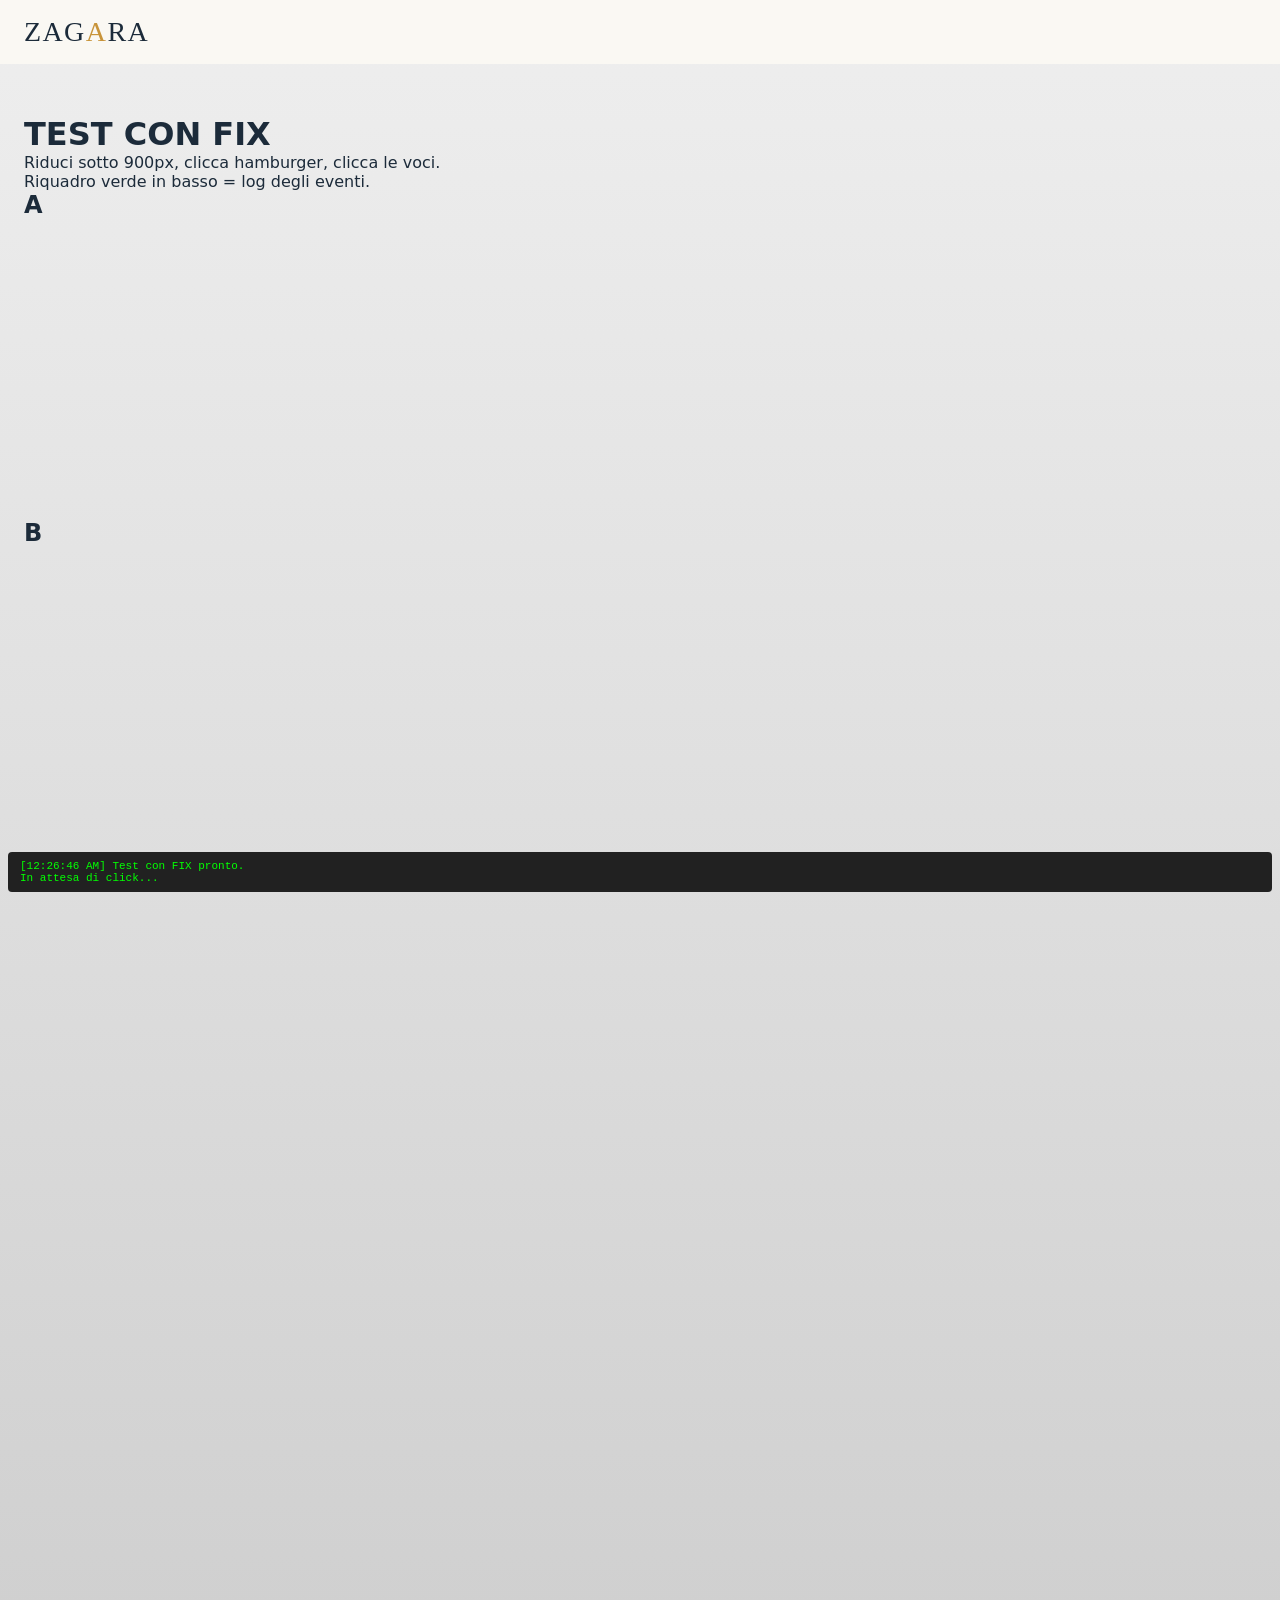
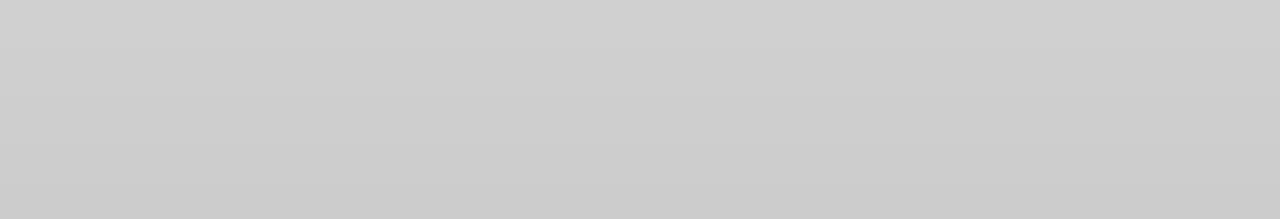
<file: prova.html>
<!DOCTYPE html>
<html lang="it">
<head>
<meta charset="UTF-8">
<meta name="viewport" content="width=device-width, initial-scale=1.0">
<title>Test Hamburger CON FIX</title>
<style>
:root {
  --color-bianco-calce: #FAF8F3;
  --color-blu-notte: #1C2B3A;
  --color-blu-notte-faint: rgba(28, 43, 58, 0.1);
  --color-ocra-dorata: #C8943A;
  --color-overlay: rgba(28, 43, 58, 0.4);
  --space-2xs: 8px;
  --space-md: 24px;
  --space-xl: 48px;
  --header-height: 64px;
  --transition-fast: 150ms ease;
  --transition-medium: 300ms ease;
  --fs-small: 14px;
  --fs-h3: 22px;
  --fw-regular: 400;
  --fw-medium: 500;
  --ls-label: 0.08em;
  --z-header: 100;
  --z-mobile-menu: 200;
  --container-max: 1280px;
  --container-padding: 24px;
}

*, *::before, *::after { box-sizing: border-box; margin: 0; padding: 0; }
body { font-family: system-ui, sans-serif; color: var(--color-blu-notte); background: #fff; }
a { color: inherit; text-decoration: none; }
button { background: none; border: none; cursor: pointer; font: inherit; color: inherit; }
ul { list-style: none; }

.container {
  width: 100%;
  max-width: var(--container-max);
  margin: 0 auto;
  padding-inline: var(--container-padding);
}

.site-header {
  position: fixed;
  top: 0; left: 0; right: 0;
  height: var(--header-height);
  background-color: var(--color-bianco-calce);
  border-bottom: 1px solid transparent;
  z-index: var(--z-header);
}

.site-header__inner {
  height: 100%;
  display: flex;
  align-items: center;
  justify-content: space-between;
  gap: var(--space-md);
}

.site-header__logo {
  display: flex;
  align-items: center;
  height: 100%;
  font-family: serif;
  font-size: 28px;
  letter-spacing: 0.05em;
}
.site-header__logo .a-ocra { color: var(--color-ocra-dorata); }

/* === NAV DESKTOP === */
.site-nav {
  display: flex;
  align-items: center;
  gap: var(--space-xl);
}

.site-nav__list {
  display: flex;
  align-items: center;
  gap: var(--space-xl);
}

.site-nav__link {
  font-size: var(--fs-small);
  font-weight: var(--fw-medium);
  text-transform: uppercase;
  letter-spacing: var(--ls-label);
  color: var(--color-blu-notte);
  padding-block: var(--space-2xs);
}

/* === HAMBURGER === */
.hamburger {
  display: none;
  width: 44px;
  height: 44px;
  align-items: center;
  justify-content: center;
  position: relative;
}

.hamburger__lines {
  position: relative;
  width: 24px;
  height: 14px;
}
.hamburger__lines span {
  position: absolute;
  left: 0;
  width: 100%;
  height: 1px;
  background-color: var(--color-blu-notte);
  transition: transform var(--transition-medium), opacity var(--transition-fast), top var(--transition-medium);
}
.hamburger__lines span:nth-child(1) { top: 0; }
.hamburger__lines span:nth-child(2) { top: 50%; }
.hamburger__lines span:nth-child(3) { top: 100%; }
.hamburger.is-open .hamburger__lines span:nth-child(1) { top: 50%; transform: rotate(45deg); }
.hamburger.is-open .hamburger__lines span:nth-child(2) { opacity: 0; }
.hamburger.is-open .hamburger__lines span:nth-child(3) { top: 50%; transform: rotate(-45deg); }

/* ========================================================== */
/* === MOBILE DRAWER — VERSIONE CON FIX                    === */
/* === Il drawer è FUORI dall'header (vedi HTML sotto)    === */
/* === e ha z-index ALTO nel contesto root.               === */
/* ========================================================== */
@media (max-width: 900px) {
  .hamburger { display: flex; }

  /* La nav desktop diventa drawer mobile */
  .site-nav {
    position: fixed;
    top: 0; right: 0; bottom: 0;
    width: 100%;
    max-width: 380px;
    background-color: var(--color-bianco-calce);
    border-left: 1px solid var(--color-blu-notte-faint);
    flex-direction: column;
    align-items: flex-start;
    justify-content: flex-start;
    gap: var(--space-xl);
    padding: calc(var(--header-height) + var(--space-xl)) var(--space-xl) var(--space-xl);
    transform: translateX(100%);
    transition: transform var(--transition-medium);
    z-index: 1000;          /* FIX 1: alto in contesto root */
    overflow-y: auto;
  }
  .site-nav.is-open { transform: translateX(0); }

  .site-nav__list { flex-direction: column; align-items: flex-start; gap: var(--space-md); width: 100%; }
  .site-nav__link { font-size: var(--fs-h3); text-transform: none; letter-spacing: 0; padding: 12px 0; display: block; width: 100%; }
}

body.is-menu-open { overflow: hidden; }

.menu-backdrop {
  display: none;
  position: fixed;
  inset: 0;
  background-color: var(--color-overlay);
  z-index: 900;             /* FIX 2: sotto al drawer (1000) */
  opacity: 0;
  transition: opacity var(--transition-medium);
}
@media (max-width: 900px) {
  body.is-menu-open .menu-backdrop {
    display: block;
    opacity: 1;
  }
}

main {
  padding-top: calc(var(--header-height) + 32px);
  min-height: 200vh;
  background: linear-gradient(180deg, #eee, #ccc);
  padding-inline: 24px;
}

#log {
  position: fixed;
  bottom: 8px; left: 8px; right: 8px;
  max-height: 200px; overflow: auto;
  background: rgba(0,0,0,0.85);
  color: #0f0;
  padding: 8px 12px;
  font-family: monospace; font-size: 11px;
  z-index: 9999;
  border-radius: 4px;
}
</style>
</head>
<body>

<header class="site-header">
  <div class="container site-header__inner">
    <a href="#" class="site-header__logo">ZAG<span class="a-ocra">A</span>RA</a>

    <!-- ★ FIX 3: la NAV è stata SPOSTATA FUORI dall'header (vedi sotto)
         Qui dentro lascio solo l'hamburger -->
    <button type="button" class="hamburger" aria-label="Menu" aria-expanded="false" aria-controls="site-nav">
      <span class="hamburger__lines"><span></span><span></span><span></span></span>
    </button>
  </div>
</header>

<!-- ★ FIX 3: NAV come FRATELLO dell'header, non figlio -->
<nav class="site-nav" id="site-nav" aria-label="Main">
  <ul class="site-nav__list">
    <li><a href="#a" class="site-nav__link">Home</a></li>
    <li><a href="#b" class="site-nav__link">Villa Anna</a></li>
    <li><a href="#c" class="site-nav__link">Olivetta</a></li>
    <li><a href="#d" class="site-nav__link">Guida a Lipari</a></li>
    <li><a href="#e" class="site-nav__link">Prenota</a></li>
  </ul>
</nav>

<main>
  <h1>TEST CON FIX</h1>
  <p>Riduci sotto 900px, clicca hamburger, clicca le voci.</p>
  <p>Riquadro verde in basso = log degli eventi.</p>
  <h2 id="a">A</h2><div style="height:300px"></div>
  <h2 id="b">B</h2><div style="height:300px"></div>
</main>

<div id="log">In attesa di click...</div>

<script>
const log = (msg) => {
  const el = document.getElementById('log');
  el.innerHTML = '[' + new Date().toLocaleTimeString() + '] ' + msg + '<br>' + el.innerHTML;
};

const hamburger = document.querySelector('.hamburger');
const nav = document.querySelector('.site-nav');

const backdrop = document.createElement('div');
backdrop.className = 'menu-backdrop';
document.body.appendChild(backdrop);

function toggleMenu(open) {
  const isOpen = open !== undefined ? open : !nav.classList.contains('is-open');
  nav.classList.toggle('is-open', isOpen);
  hamburger.classList.toggle('is-open', isOpen);
  document.body.classList.toggle('is-menu-open', isOpen);
  log('toggleMenu(' + isOpen + ')');
}

hamburger.addEventListener('click', () => toggleMenu());
backdrop.addEventListener('click', () => { log('BACKDROP clicked'); toggleMenu(false); });

nav.querySelectorAll('a').forEach(link => {
  link.addEventListener('click', (e) => {
    log('LINK "' + link.textContent + '" cliccato! FUNZIONA!');
    e.preventDefault();
    toggleMenu(false);
  });
});

log('Test con FIX pronto.');
</script>

</body>
</html>
</file>
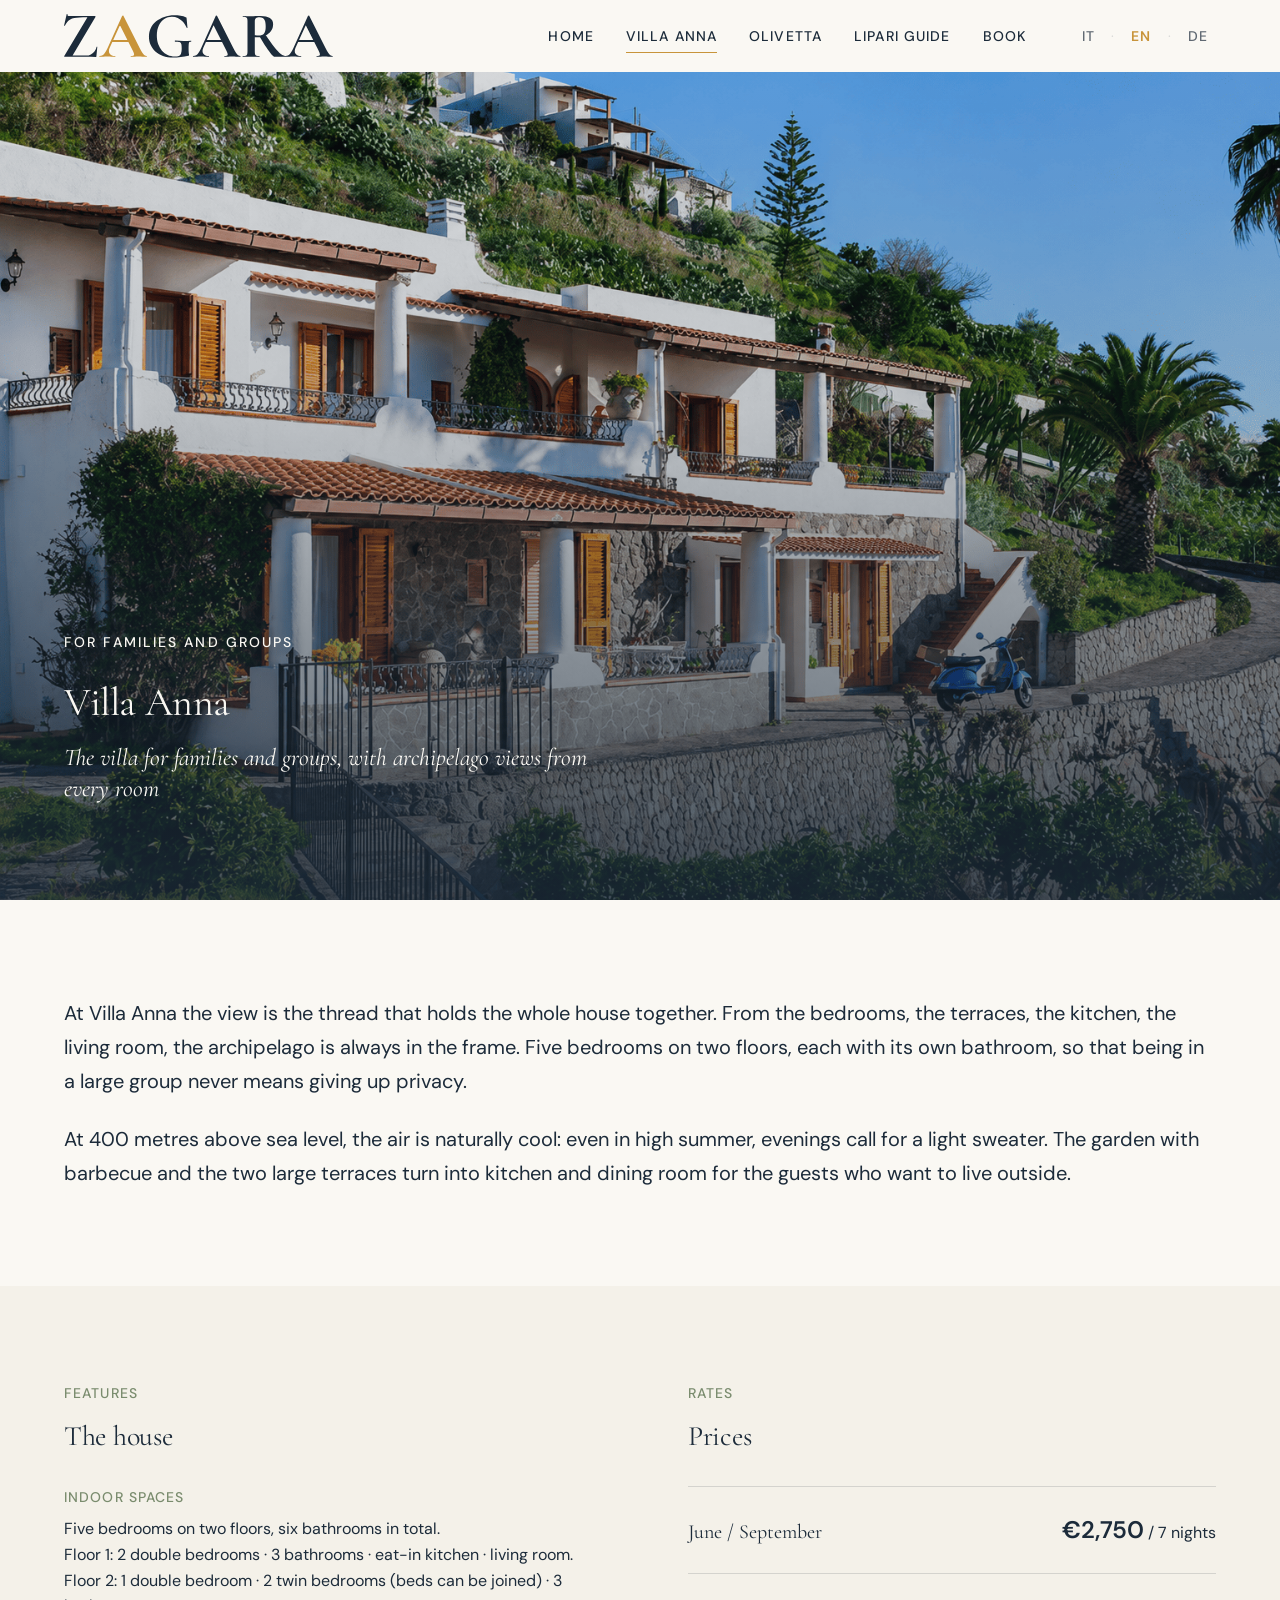
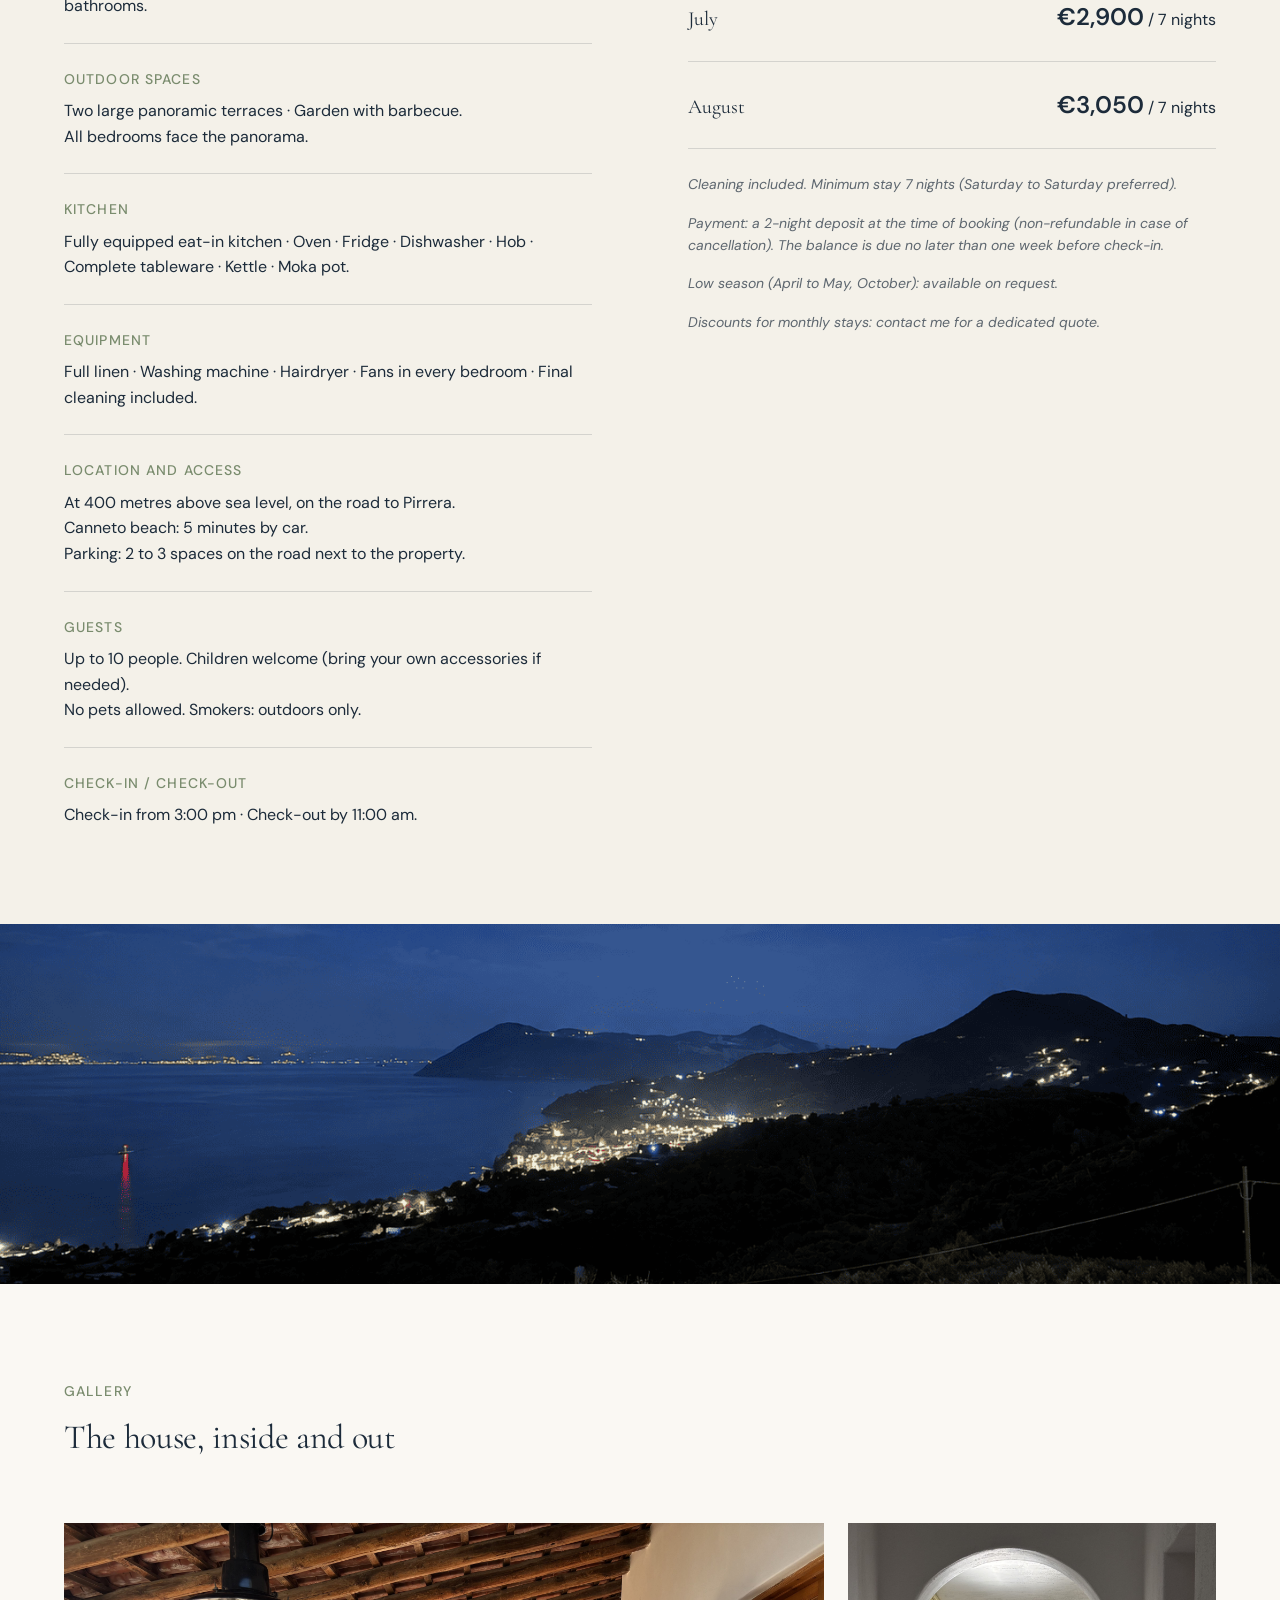
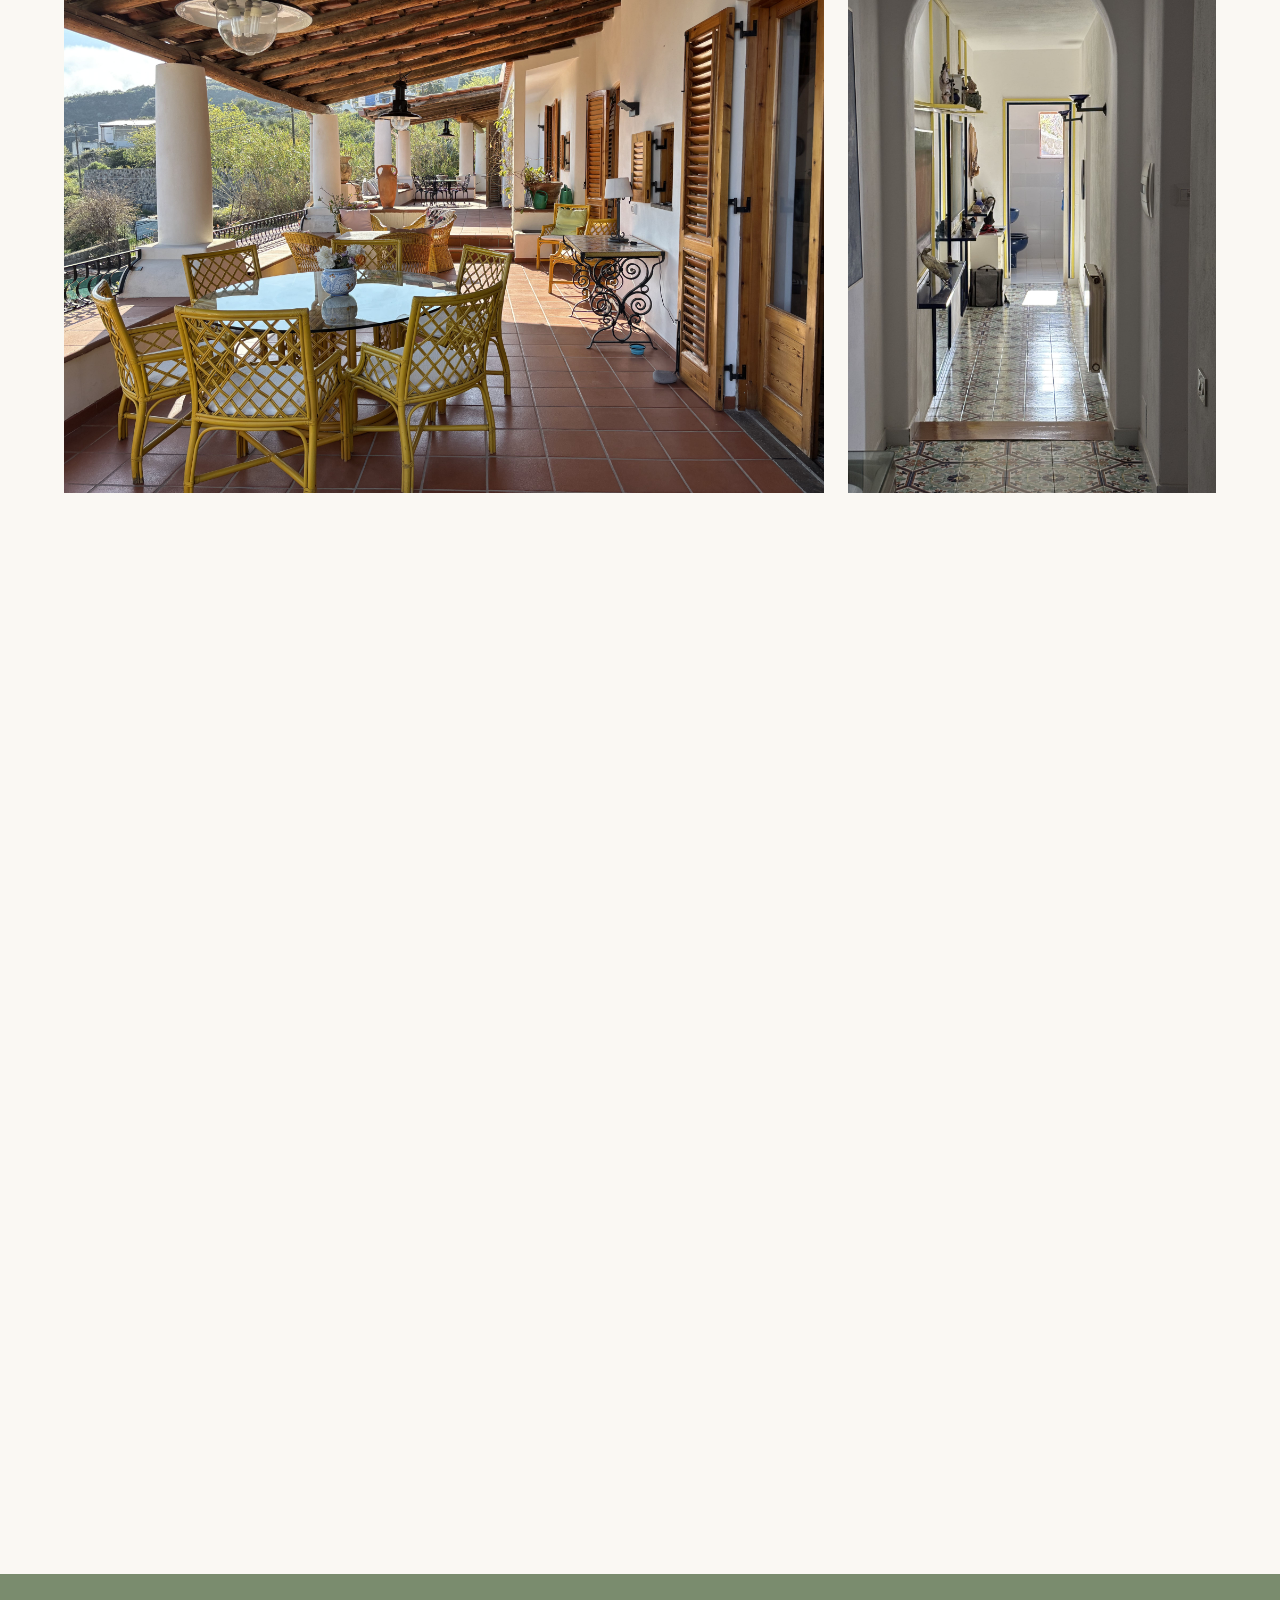
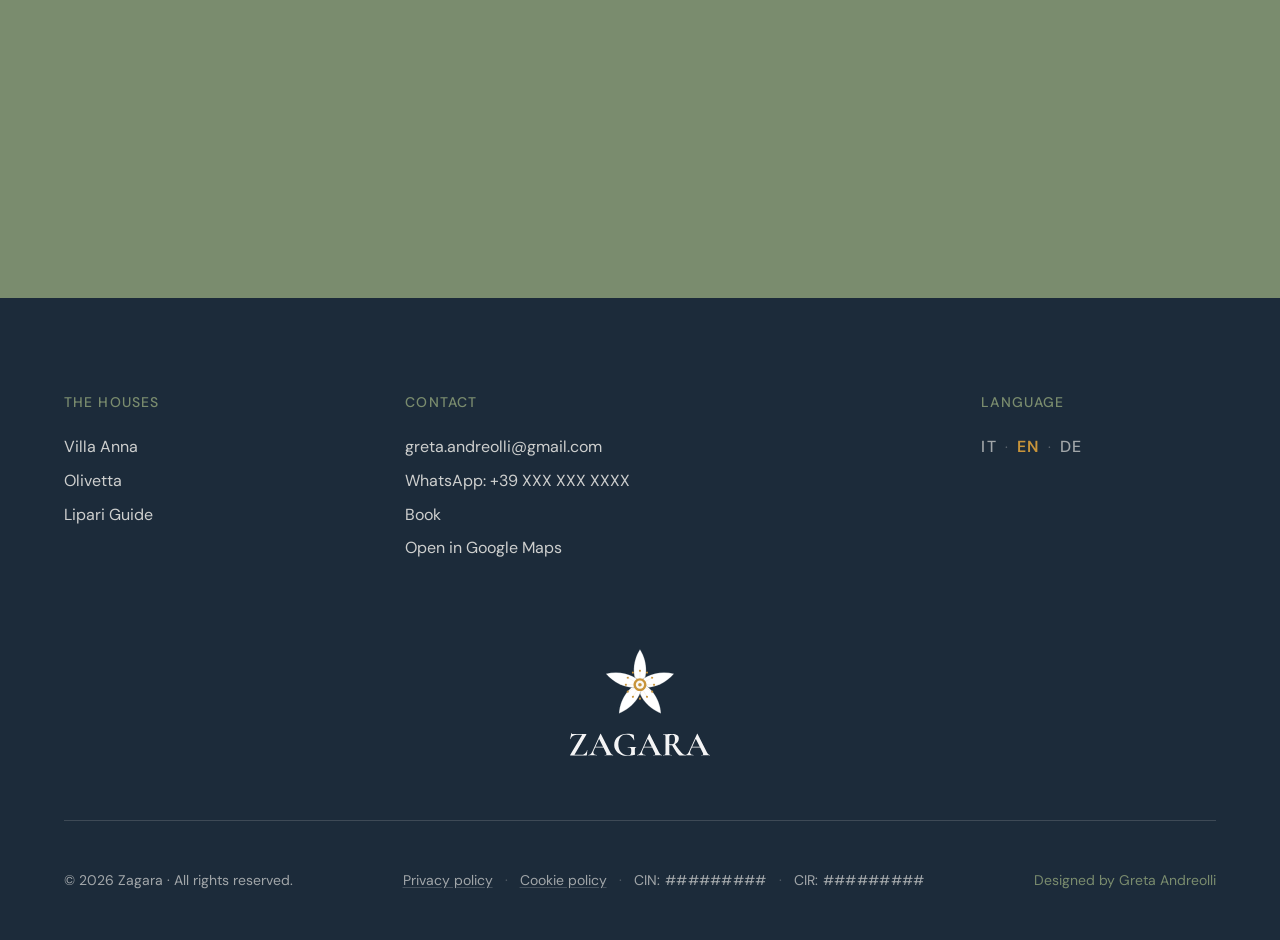
<file: villa-anna.html>
<!DOCTYPE html>
<html lang="it" data-i18n-title="villa.title" data-i18n-description="villa.description">
<head>
  <meta charset="UTF-8">
  <meta name="viewport" content="width=device-width, initial-scale=1.0">
  <title>Villa Anna · Casa vacanza per famiglie e gruppi · Lipari, Eolie</title>
  <meta name="description" content="Villa Anna, casa vacanza a Lipari per famiglie e gruppi fino a 10 persone. Cinque camere, sei bagni, due terrazze panoramiche con vista sull'arcipelago.">

  <link rel="icon" type="image/svg+xml" href="assets/svg/simbolo.svg">

  <link rel="preconnect" href="https://fonts.googleapis.com">
  <link rel="preconnect" href="https://fonts.gstatic.com" crossorigin>
  <link href="https://fonts.googleapis.com/css2?family=Cormorant+Garamond:ital,wght@0,400;0,600;1,400&family=DM+Sans:wght@400;500;600;700&display=swap" rel="stylesheet">

  <link rel="stylesheet" href="css/1-variables.css">
  <link rel="stylesheet" href="css/2-reset.css">
  <link rel="stylesheet" href="css/3-base.css">
  <link rel="stylesheet" href="css/4-layout.css">
  <link rel="stylesheet" href="css/5-components.css">
  <link rel="stylesheet" href="css/7-villa-anna.css">
</head>
<body>

  <div id="site-header"></div>

  <main>

   <!-- ============================================================
         HERO FULL-BLEED CON CAROSELLO
         3 foto in dissolvenza incrociata (facciata → terrazzo giorno → terrazzo notte)
         Cambio automatico ogni 6 secondi, transizione 1 secondo
         ============================================================ -->
    <section class="property-hero" data-hero-carousel>
      <div class="property-hero__bg">
        <!-- Le 3 immagini del carosello sono sovrapposte;
             la classe is-active determina quale è visibile -->
        <img src="png/anna/foto-villa-anna-facciata.png"
             alt="Villa Anna — facciata vista dalla strada di Pirrera"
             class="property-hero__img is-active"
             data-hero-slide="0">
        <img src="png/anna/foto-villa-anna-copertina.png"
             alt="Villa Anna — terrazzo di giorno con vista sull'arcipelago"
             class="property-hero__img"
             data-hero-slide="1">
        <img src="png/anna/foto-vista-finestra.png"
             alt="Villa Anna — terrazzo di notte con luci"
             class="property-hero__img"
             data-hero-slide="2">
      </div>

      <div class="container">
        <div class="property-hero__content">

          <span class="property-hero__eyebrow fade-in" data-i18n="villa.heroEyebrow">
            Per famiglie e gruppi
          </span>

          <h1 class="property-hero__title fade-in delay-1" data-i18n="villa.heroTitle">
            Villa Anna
          </h1>

          <p class="property-hero__subtitle fade-in delay-2" data-i18n="villa.heroSubtitle">
            La villa per famiglie e gruppi, con vista sull'arcipelago da ogni stanza
          </p>

        </div>
      </div>
    </section>

    <!-- ============================================================
         DESCRIZIONE — 2 paragrafi narrativi (versione B)
         ============================================================ -->
    <section class="property-description">
      <div class="container">
        <div class="property-description__inner">
          <p class="fade-in" data-i18n="villa.descP1">
            A Villa Anna la vista è il filo che tiene insieme tutta la casa. Dalle camere, dalle terrazze, dalla cucina, dal soggiorno — l'arcipelago è sempre nell'inquadratura. Cinque camere su due piani, ciascuna con il suo bagno, perché stare in tanti non significhi rinunciare alla privacy.
          </p>
          <p class="fade-in delay-1" data-i18n="villa.descP2">
            A 400 metri sul livello del mare, l'aria è naturalmente fresca: anche in piena estate, le serate richiedono un golf leggero. Il giardino con barbecue e le due grandi terrazze diventano cucina e sala da pranzo per gli ospiti che vogliono vivere fuori.
          </p>
        </div>
      </div>
    </section>


    <!-- ============================================================
         FACILITIES + PREZZI (split 2 colonne)
         ============================================================ -->
    <section class="property-info">
      <div class="container">
        <div class="property-info__grid">

          <!-- Colonna sinistra: Caratteristiche per categorie -->
          <div class="fade-in">
            <span class="section-header__eyebrow" data-i18n="villa.facilitiesEyebrow">Caratteristiche</span>
            <h2 class="property-info__col-title" data-i18n="villa.facilitiesTitle">La casa</h2>

            <ul class="facility-list">

              <li class="facility-list__item">
                <div class="facility-list__label" data-i18n="villa.labelInterior">Spazi interni</div>
                <div class="facility-list__value" data-i18n="villa.valueInterior">
                  Cinque camere su due piani, sei bagni in totale.<br>
                  Piano 1: 2 camere matrimoniali · 3 bagni · cucina abitabile · soggiorno.<br>
                  Piano 2: 1 camera matrimoniale · 2 camere doppie (letti unibili) · 3 bagni.
                </div>
              </li>

              <li class="facility-list__item">
                <div class="facility-list__label" data-i18n="villa.labelOutdoor">Spazi esterni</div>
                <div class="facility-list__value" data-i18n="villa.valueOutdoor">
                  Due grandi terrazze panoramiche · Giardino con barbecue.<br>
                  Tutte le camere sono affacciate sul panorama.
                </div>
              </li>

              <li class="facility-list__item">
                <div class="facility-list__label" data-i18n="villa.labelKitchen">Cucina</div>
                <div class="facility-list__value" data-i18n="villa.valueKitchen">
                  Cucina abitabile completamente attrezzata · Forno · Frigorifero · Lavastoviglie · Piano cottura · Stoviglie complete · Bollitore · Moka.
                </div>
              </li>

              <li class="facility-list__item">
                <div class="facility-list__label" data-i18n="villa.labelEquipment">Dotazione</div>
                <div class="facility-list__value" data-i18n="villa.valueEquipment">
                  Biancheria completa · Lavatrice · Asciugacapelli · Ventilatori in tutte le camere · Pulizie finali incluse.
                </div>
              </li>

              <li class="facility-list__item">
                <div class="facility-list__label" data-i18n="villa.labelLocation">Posizione e accesso</div>
                <div class="facility-list__value" data-i18n="villa.valueLocation">
                  A 400 metri sul livello del mare, sulla strada per Pirrera.<br>
                  Spiaggia di Canneto: 5 minuti in auto.<br>
                  Parcheggio: 2-3 posti auto su strada adiacente.
                </div>
              </li>

              <li class="facility-list__item">
                <div class="facility-list__label" data-i18n="villa.labelGuests">Ospiti</div>
                <div class="facility-list__value" data-i18n="villa.valueGuests">
                  Fino a 10 persone. Bambini benvenuti (porta i tuoi accessori se servono).<br>
                  Animali non ammessi. Fumatori: solo all'esterno.
                </div>
              </li>

              <li class="facility-list__item">
                <div class="facility-list__label" data-i18n="villa.labelCheckin">Check-in / Check-out</div>
                <div class="facility-list__value" data-i18n="villa.valueCheckin">
                  Check-in dalle 15:00 · Check-out entro le 11:00.
                </div>
              </li>

            </ul>
          </div>

          <!-- Colonna destra: Prezzi -->
          <div class="fade-in delay-2">
            <span class="section-header__eyebrow" data-i18n="villa.pricesEyebrow">Tariffe</span>
            <h2 class="property-info__col-title" data-i18n="villa.pricesTitle">Prezzi</h2>

            <div class="price-table">
              <div class="price-table__row">
                <div class="price-table__period" data-i18n="villa.pricePeriod1">Giugno / Settembre</div>
                <div>
                  <span class="price-table__amount" data-i18n="villa.priceAmount1">€2.750</span>
                  <span class="price-table__unit" data-i18n="villa.priceUnit"> / 7 notti</span>
                </div>
              </div>
              <div class="price-table__row">
                <div class="price-table__period" data-i18n="villa.pricePeriod2">Luglio</div>
                <div>
                  <span class="price-table__amount" data-i18n="villa.priceAmount2">€2.900</span>
                  <span class="price-table__unit" data-i18n="villa.priceUnit"> / 7 notti</span>
                </div>
              </div>
              <div class="price-table__row">
                <div class="price-table__period" data-i18n="villa.pricePeriod3">Agosto</div>
                <div>
                  <span class="price-table__amount" data-i18n="villa.priceAmount3">€3.050</span>
                  <span class="price-table__unit" data-i18n="villa.priceUnit"> / 7 notti</span>
                </div>
              </div>
            </div>

            <!-- Note multiple sotto la tabella prezzi -->
            <div class="price-notes">
              <p class="price-notes__item" data-i18n="villa.priceNote1">
                Pulizie incluse. Soggiorno minimo 7 notti (sabato-sabato preferibile).
              </p>
              <p class="price-notes__item" data-i18n="villa.priceNote2">
                Pagamento: caparra di 2 notti al momento della prenotazione (non rimborsabile in caso di cancellazione). Il saldo è da versare entro una settimana prima del check-in.
              </p>
              <p class="price-notes__item" data-i18n="villa.priceNote3">
                Bassa stagione (aprile-maggio, ottobre): disponibile su richiesta.
              </p>
              <p class="price-notes__item" data-i18n="villa.priceNote4">
                Sconti per soggiorni di un mese: contattaci per un preventivo dedicato.
              </p>
            </div>

          </div>

        </div>
      </div>
    </section>

      <!-- ============================================================
         BANNER FOTO NOTTE (full-bleed)
         ============================================================ -->
    <section class="property-banner fade-in" aria-hidden="true">
      <img src="png/foto-vista-notte.png"
           alt=""
           class="property-banner__img">
    </section>

    <!-- ============================================================
         GALLERY (anteprima 6 foto + lightbox per tutte le 13)
         ============================================================ -->
    <section class="property-gallery">
      <div class="container">

        <div class="section-header fade-in">
          <span class="section-header__eyebrow" data-i18n="villa.galleryEyebrow">Gallery</span>
          <h2 class="section-header__title" data-i18n="villa.galleryTitle">La casa, dentro e fuori</h2>
        </div>

        <!-- Anteprima: 6 foto in composizione asymmetric -->
        <div class="property-gallery__grid">

          <button class="property-gallery__item--large fade-in" type="button" data-lightbox-index="0">
            <div class="aspect-landscape">
              <img src="jpg-anna/foto-anna-terrazzo.jpg"
                   alt="Villa Anna — foto terrazzo di giorno"
                   class="property-gallery__img">
            </div>
          </button>

          <button class="property-gallery__item--small fade-in delay-1" type="button" data-lightbox-index="1">
            <div class="aspect-portrait">
              <img src="jpg-anna/foto-anna-corridoio.jpg"
                   alt="Villa Anna — foto corridoio"
                   class="property-gallery__img">
            </div>
          </button>

          <button class="property-gallery__item--half fade-in" type="button" data-lightbox-index="2">
            <div class="aspect-landscape">
              <img src="jpg-anna/foto-anna-cucina.jpg"
                   alt="Villa Anna — foto cucina"
                   class="property-gallery__img">
            </div>
          </button>

          <button class="property-gallery__item--half fade-in delay-1" type="button" data-lightbox-index="3">
            <div class="aspect-landscape">
              <img src="jpg-anna/foto-anna-camera4.jpg"
                   alt="Villa Anna — foto camera"
                   class="property-gallery__img">
            </div>
          </button>

          <button class="property-gallery__item--half fade-in" type="button" data-lightbox-index="4">
            <div class="aspect-landscape">
              <img src="jpg-anna/foto-anna-vista-camera2.jpg"
                   alt="Villa Anna — foto terrazzo"
                   class="property-gallery__img">
            </div>
          </button>

          <button class="property-gallery__item--half fade-in delay-1" type="button" data-lightbox-index="5">
            <div class="aspect-landscape">
              <img src="jpg-anna/foto-anna-camera3.jpg"
                   alt="Villa Anna — terrazzo di notte con luci"
                   class="property-gallery__img">
            </div>
          </button>

        </div>

        <!-- CTA verso il lightbox completo -->
        <div class="property-gallery__cta fade-in">
          <button type="button" class="btn-ghost" data-lightbox-open>
            <span data-i18n="villa.galleryAllCta">Vedi tutte le foto (20)</span>
            <span class="btn-ghost__arrow" aria-hidden="true">→</span>
          </button>
        </div>

        <!-- Dataset nascosto per il lightbox: tutte le 22 foto -->
        <!-- L'ordine qui sotto è quello con cui appariranno nel lightbox -->
        <ul class="lightbox-data" hidden aria-hidden="true">
          <li data-src="jpg-anna/foto-hero.jpg" data-alt="Villa Anna — foto cucina"></li>
          <li data-src="jpg-anna/foto-anna-soggiorno2.jpg" data-alt="Villa Anna — foto soggiorno"></li>
          <li data-src="jpg-anna/foto-anna-soggiorno.jpg" data-alt="Villa Anna — foto soggiorno"></li>
          <li data-src="jpg-anna/foto-anna-cucina2.jpg" data-alt="Villa Anna — foto cucina"></li>
          <li data-src="jpg-anna/foto-anna-cucina.jpg" data-alt="Villa Anna — foto cucina"></li>
          <li data-src="jpg-anna/foto-anna-camera1.jpg" data-alt="Villa Anna — foto camera 1"></li>
          <li data-src="jpg-anna/foto-anna-vista-camera1.jpg" data-alt="Villa Anna — foto vista camera 1"></li>
          <li data-src="jpg-anna/foto-anna-bagno-camera1.jpg" data-alt="Villa Anna — foto bagno camera 1"></li>
          <li data-src="jpg-anna/foto-anna-camera2.jpg" data-alt="Villa Anna — foto camera 2"></li>
          <li data-src="jpg-anna/foto-anna-vista-camera2.jpg" data-alt="Villa Anna — foto vista camera 2"></li>
          <li data-src="jpg-anna/foto-anna-esterno.jpg" data-alt="Villa Anna — foto esterno"></li>
          <li data-src="jpg-anna/foto-anna-camera3.jpg" data-alt="Villa Anna — foto camera 3"></li>
          <li data-src="jpg-anna/foto-anna-vista-camera3.jpg" data-alt="Villa Anna — foto vista camera 3"></li>
          <li data-src="jpg-anna/foto-anna-camera4.jpg" data-alt="Villa Anna — foto camera 4"></li>
          <li data-src="jpg-anna/foto-anna-vista-camera4.jpg" data-alt="Villa Anna — foto vista camera 4"></li>
          <li data-src="ajpg-anna/foto-anna-bagno-camera4.jpg" data-alt="Villa Anna — foto bagno camera 4"></li>
          <li data-src="jpg-anna/foto-anna-camera5.jpg" data-alt="Villa Anna — foto camera 5"></li>
          <li data-src="jpg-anna/foto-anna-vista-camera5.jpg" data-alt="Villa Anna — foto vista camera 5"></li>
          <li data-src="jpg-anna/foto-anna-bagno-camera5.jpg" data-alt="Villa Anna — foto bagno camera 5"></li>
          <li data-src="jpg-anna/foto-anna-vista-esterna.jpg" data-alt="Villa Anna — foto vista esterna"></li>
         
        </ul>

      </div>
    </section>

    <!-- ============================================================
         CTA FINALE (sezione salvia)
         ============================================================ -->
    <section class="property-cta">
      <div class="container">
        <h2 class="fade-in" data-i18n="villa.ctaTitle">
         Hai domande o vuoi prenotare? Scrivimi, rispondo entro 24 ore. — Greta
        </h2>
        <div class="property-cta__buttons fade-in delay-1">
          <a href="https://wa.me/39XXXXXXXXXX"
             class="btn btn--primary"
             target="_blank"
             rel="noopener"
             data-i18n="villa.ctaWhatsapp">
            Scrivici su WhatsApp
          </a>
          <a href="mailto:greta.andreolli@gmail.com"
             class="btn btn--dark"
             data-i18n="villa.ctaEmail">
            Manda un'email
          </a>
        </div>
      </div>
    </section>

  </main>

  <div id="site-footer"></div>

  <script src="js/template.js"></script>
  <script src="js/translation.js"></script>
</body>
</html>
</file>
<file: css/1-variables.css>
/* ==========================================================================
   1-variables.css
   Palette colori, tipografia, spacing e variabili globali del brand Zagara
   ========================================================================== */

:root {
  /* --- Palette colori (da brief) ----------------------------------------- */
 /* --- Palette colori (da brief) ----------------------------------------- */
  --color-bianco-calce: #FAF8F3;       /* Sfondo principale */
  --color-blu-notte: #1C2B3A;          /* Testi, header, elementi strutturali */
  --color-verde-salvia: #7A8C6E;       /* Accenti, bordi, dettagli botanici */
  --color-ocra-dorata: #C8943A;        /* CTA, highlights, accento caldo */
  --color-ocra-scura: #A87826;         /* Hover degli accenti ocra */

  /* Sfumature derivate (per placeholder, hover, sfondi alternativi) */
  --color-bianco-calce-soft: #F4F1E9;  /* Variante leggermente più scura per sezioni alterne */
  --color-placeholder: #E8E5DE;        /* Sfondo placeholder foto */
  --color-blu-notte-soft: rgba(28, 43, 58, 0.7);   /* Testi secondari */
  --color-blu-notte-faint: rgba(28, 43, 58, 0.15); /* Bordi sottili */
  --color-overlay: rgba(28, 43, 58, 0.4);          /* Overlay su immagini hero */

  /* --- Tipografia -------------------------------------------------------- */
  --font-display: 'Cormorant Garamond', Georgia, 'Times New Roman', serif;
  --font-body: 'DM Sans', -apple-system, BlinkMacSystemFont, 'Segoe UI', sans-serif;

  /* Scala tipografica desktop (Minor Third 1.200) */
  --fs-h1: 40px;
  --fs-h2: 34px;
  --fs-h3: 28px;
  --fs-h4: 24px;
  --fs-h5: 20px;
  --fs-body: 16px;
  --fs-small: 14px;

  /* Pesi */
  --fw-regular: 400;
  --fw-medium: 500;
  --fw-semibold: 600;
  --fw-bold: 700;

  /* Line height */
  --lh-display: 1.2;
  --lh-body: 1.6;
  --lh-tight: 1.3;

  /* Letter spacing */
  --ls-display: -0.01em;
  --ls-label: 0.08em;       /* Per label uppercase */
  --ls-label-wide: 0.15em;  /* Per label "tipografiche" molto spaziate */

  /* --- Spacing (scala basata su 8px) ------------------------------------ */
  --space-3xs: 4px;
  --space-2xs: 8px;
  --space-xs: 12px;
  --space-sm: 16px;
  --space-md: 24px;
  --space-lg: 32px;
  --space-xl: 48px;
  --space-2xl: 64px;
  --space-3xl: 96px;
  --space-4xl: 128px;

  /* --- Layout ----------------------------------------------------------- */
  --container-max: 1200px;
  --container-narrow: 760px;       /* Per blocchi di testo lungo (descrizioni, guida) */
  --container-padding: 24px;

  /* --- Bordi & Radius --------------------------------------------------- */
  --border-thin: 1px solid var(--color-blu-notte-faint);
  --radius-none: 0;
  --radius-sm: 2px;
  --radius-circle: 50%;

  /* --- Transizioni ------------------------------------------------------ */
  --ease-out: cubic-bezier(0.22, 0.61, 0.36, 1);
  --ease-in-out: cubic-bezier(0.65, 0, 0.35, 1);
  --transition-fast: 200ms var(--ease-out);
  --transition-medium: 400ms var(--ease-out);
  --transition-slow: 800ms var(--ease-out);

  /* --- Z-index ---------------------------------------------------------- */
  --z-header: 100;
  --z-mobile-menu: 200;
  --z-floating-cta: 90;

  /* --- Header height (per offset scroll) -------------------------------- */
  --header-height: 72px;
}

/* --- Scala tipografica mobile -------------------------------------------- */
@media (max-width: 768px) {
  :root {
    --fs-h1: 28px;
    --fs-h2: 24px;
    --fs-h3: 20px;
    --fs-h4: 18px;
    --fs-h5: 16px;
    --container-padding: 20px;
    --header-height: 64px;
  }
}
</file>
<file: css/3-base.css>
/* ==========================================================================
   3-base.css
   Stili base sugli elementi HTML grezzi (tipografia, body, link)
   ========================================================================== */

body {
  font-family: var(--font-body);
  font-size: var(--fs-body);
  font-weight: var(--fw-regular);
  line-height: var(--lh-body);
  color: var(--color-blu-notte);
  background-color: var(--color-bianco-calce);
}

/* --- Titoli: Cormorant Garamond Regular (mai bold sui titoli) ----------- */
h1, h2, h3, h4, h5 {
  font-family: var(--font-display);
  font-weight: var(--fw-regular);
  line-height: var(--lh-display);
  letter-spacing: var(--ls-display);
  color: var(--color-blu-notte);
}

h1 { font-size: var(--fs-h1); }
h2 { font-size: var(--fs-h2); }
h3 { font-size: var(--fs-h3); }
h4 { font-size: var(--fs-h4); }
h5 { font-size: var(--fs-h5); }

/* Italico per sottotitoli evocativi (es. tagline) */
.text-italic {
  font-style: italic;
}

/* --- Paragrafi --------------------------------------------------------- */
p {
  font-family: var(--font-body);
  font-size: var(--fs-body);
  line-height: var(--lh-body);
}

p + p {
  margin-top: var(--space-sm);
}

/* --- Link inline ------------------------------------------------------- */
a {
  color: var(--color-blu-notte);
  transition: color var(--transition-fast);
}

a:hover {
  color: var(--color-ocra-dorata);
}

/* Link con sottolineatura discreta (per testi inline nei contenuti) */
.link-underline {
  border-bottom: 1px solid currentColor;
  padding-bottom: 1px;
}

/* --- Label tipografica (uppercase, spaced) ----------------------------- */
.label {
  font-family: var(--font-body);
  font-size: var(--fs-small);
  font-weight: var(--fw-medium);
  text-transform: uppercase;
  letter-spacing: var(--ls-label);
  color: var(--color-verde-salvia);
}

.label-wide {
  letter-spacing: var(--ls-label-wide);
}

/* --- Strong & emphasis -------------------------------------------------- */
strong, b {
  font-weight: var(--fw-semibold);
}

em, i {
  font-style: italic;
}

/* --- Selezione testo ---------------------------------------------------- */
::selection {
  background-color: var(--color-ocra-dorata);
  color: var(--color-bianco-calce);
}

/* --- Hr orizzontali decorativi ----------------------------------------- */
hr {
  border: none;
  border-top: 1px solid var(--color-blu-notte-faint);
  margin: var(--space-2xl) 0;
}

/* --- Immagini ---------------------------------------------------------- */
img {
  display: block;
}

/* --- Liste (per FAQ, facilities, ecc.) -------------------------------- */
.list-clean li + li {
  margin-top: var(--space-2xs);
}
</file>
<file: css/4-layout.css>
/* ==========================================================================
   4-layout.css
   Container, sezioni, struttura generale, header e footer
   ========================================================================== */

/* --- Container --------------------------------------------------------- */
.container {
  width: 100%;
  max-width: var(--container-max);
  margin: 0 auto;
  padding-inline: var(--container-padding);
}

.container-narrow {
  width: 100%;
  max-width: var(--container-narrow);
  margin: 0 auto;
  padding-inline: var(--container-padding);
}

/* --- Sezioni ----------------------------------------------------------- */
.section {
  padding-block: var(--space-3xl);
}

.section-sm {
  padding-block: var(--space-2xl);
}

.section-lg {
  padding-block: var(--space-4xl);
}

.section-alt {
  background-color: var(--color-bianco-calce-soft);
}

@media (max-width: 768px) {
  .section {
    padding-block: var(--space-2xl);
  }
  .section-lg {
    padding-block: var(--space-3xl);
  }
}

/* --- Main: offset per header fixed ------------------------------------ */
main {
  padding-top: var(--header-height);
}

/* ==========================================================================
   HEADER
   ========================================================================== */

.site-header {
  position: fixed;
  top: 0;
  left: 0;
  right: 0;
  height: var(--header-height);
  background-color: var(--color-bianco-calce);
  border-bottom: 1px solid transparent;
  z-index: var(--z-header);
  transition: border-color var(--transition-medium),
              background-color var(--transition-medium);
}

.site-header.is-scrolled {
  border-bottom-color: var(--color-blu-notte-faint);
}

.site-header__inner {
  height: 100%;
  display: flex;
  align-items: center;
  justify-content: space-between;
  gap: var(--space-md);
}

/* Logo nell'header */
.site-header__logo {
  display: flex;
  align-items: center;
  height: 100%;
}

.site-header__logo svg,
.site-header__logo img {
  height: 44px;
  width: auto;
}

@media (max-width: 768px) {
  .site-header__logo svg,
  .site-header__logo img {
    height: 38px;
  }
}

/* Navigazione desktop
   La <nav> ora    FUORI dall'<header> (per risolvere il bug
   dello stacking context del drawer mobile). Su desktop la rendo
   posizionata fixed sulla stessa riga dell'header, larga come
   il container, con voci allineate a destra.
   pointer-events:none sul wrapper trasparente per non bloccare
   click sul logo che sta sotto, e pointer-events:auto sulle
   voci e sul lang switcher per renderle cliccabili. */
.site-nav {
  position: fixed;
  top: 0;
  left: 0;
  right: 0;
  height: var(--header-height);
  display: flex;
  align-items: center;
  justify-content: flex-end;
  gap: var(--space-xl);
  padding-inline: var(--container-padding);
  max-width: var(--container-max);
  margin: 0 auto;
  z-index: calc(var(--z-header) + 1);
  pointer-events: none;
}

.site-nav > * {
  pointer-events: auto;
}

.site-nav__list {
  display: flex;
  align-items: center;
  gap: var(--space-lg);
}

.site-nav__link {
  font-family: var(--font-body);
  font-size: var(--fs-small);
  font-weight: var(--fw-medium);
  text-transform: uppercase;
  letter-spacing: var(--ls-label);
  color: var(--color-blu-notte);
  position: relative;
  padding-block: var(--space-2xs);
  transition: color var(--transition-fast);
}

.site-nav__link::after {
  content: "";
  position: absolute;
  left: 0;
  bottom: 0;
  width: 0;
  height: 1px;
  background-color: var(--color-ocra-dorata);
  transition: width var(--transition-medium);
}

.site-nav__link:hover,
.site-nav__link.is-active {
  color: var(--color-blu-notte);
}

.site-nav__link:hover::after,
.site-nav__link.is-active::after {
  width: 100%;
}

/* Lang switcher */
.lang-switcher {
  display: flex;
  align-items: center;
  gap: var(--space-2xs);
  font-family: var(--font-body);
  font-size: var(--fs-small);
  letter-spacing: var(--ls-label);
}

.lang-switcher__btn {
  font-family: var(--font-body);
  font-size: var(--fs-small);
  font-weight: var(--fw-medium);
  text-transform: uppercase;
  letter-spacing: var(--ls-label);
  color: var(--color-blu-notte-soft);
  padding: var(--space-3xs) var(--space-2xs);
  transition: color var(--transition-fast);
}

.lang-switcher__btn:hover {
  color: var(--color-blu-notte);
}

.lang-switcher__btn.is-active {
  color: var(--color-ocra-dorata);
  font-weight: var(--fw-semibold);
}

.lang-switcher__sep {
  color: var(--color-blu-notte-faint);
}

/* --- Hamburger (solo mobile) ------------------------------------------- */
.hamburger {
  display: none;
  width: 44px;
  height: 44px;
  align-items: center;
  justify-content: center;
  position: relative;
  z-index: calc(var(--z-mobile-menu) + 1);
}

.hamburger__lines {
  position: relative;
  width: 24px;
  height: 14px;
}

.hamburger__lines span {
  position: absolute;
  left: 0;
  width: 100%;
  height: 1px;
  background-color: var(--color-blu-notte);
  transition: transform var(--transition-medium),
              opacity var(--transition-fast),
              top var(--transition-medium);
}

.hamburger__lines span:nth-child(1) { top: 0; }
.hamburger__lines span:nth-child(2) { top: 50%; }
.hamburger__lines span:nth-child(3) { top: 100%; }

.hamburger.is-open .hamburger__lines span:nth-child(1) {
  top: 50%;
  transform: rotate(45deg);
}

.hamburger.is-open .hamburger__lines span:nth-child(2) {
  opacity: 0;
}

.hamburger.is-open .hamburger__lines span:nth-child(3) {
  top: 50%;
  transform: rotate(-45deg);
}

/* --- Mobile menu drawer ------------------------------------------------ */
@media (max-width: 900px) {
  .hamburger {
    display: flex;
  }

  .site-nav {
    position: fixed;
    top: 0;
    right: 0;
    bottom: 0;
    left: auto;
    width: 100%;
    max-width: 380px;
    height: 100%;
    margin: 0;
    padding-inline: 0;
    pointer-events: auto;
    background-color: var(--color-bianco-calce);
    border-left: 1px solid var(--color-blu-notte-faint);
    flex-direction: column;
    align-items: flex-start;
    justify-content: flex-start;
    gap: var(--space-xl);
    padding: calc(var(--header-height) + var(--space-xl)) var(--space-xl) var(--space-xl);
    transform: translateX(100%);
    transition: transform var(--transition-medium);
    z-index: 1000;
    overflow-y: auto;
  }

  .site-nav.is-open {
    transform: translateX(0);
  }

  .site-nav__list {
    flex-direction: column;
    align-items: flex-start;
    gap: var(--space-md);
    width: 100%;
  }

  .site-nav__link {
    font-family: var(--font-display);
    font-size: var(--fs-h3);
    font-weight: var(--fw-regular);
    text-transform: none;
    letter-spacing: 0;
  }

  .site-nav__link::after {
    display: none;
  }

  .lang-switcher {
    padding-top: var(--space-md);
    border-top: 1px solid var(--color-blu-notte-faint);
    width: 100%;
  }
}

/* Body lock quando menu mobile aperto */
body.is-menu-open {
  overflow: hidden;
}

/* Backdrop quando menu mobile aperto */
.menu-backdrop {
  display: none;
  position: fixed;
  inset: 0;
  background-color: var(--color-overlay);
  z-index: 900;
  opacity: 0;
  transition: opacity var(--transition-medium);
}

@media (max-width: 900px) {
  body.is-menu-open .menu-backdrop {
    display: block;
    opacity: 1;
  }
}

/* ==========================================================================
   FOOTER — versione aggiornata
   ==========================================================================

   Cosa è cambiato rispetto a prima:
   - .site-footer__tagline RIMOSSO (era ridondante con l'hero della home)
   - .site-footer__top: 4 colonne ridistribuite con larghezze nuove
   - .site-footer__bottom: 3 gruppi (copyright | legale | credit)
   - .site-footer__legal: nuovo, raccoglie privacy + cookie + CIN + CIR
   - Tutto in flex con flex-wrap per gestire elegantemente il mobile

   ========================================================================== */

.site-footer {
  background-color: var(--color-blu-notte);
  color: var(--color-bianco-calce);
  padding-block: var(--space-3xl) var(--space-xl);
}

/* --- Top: due tier verticali --------------------------------------------
   Struttura:
   1. Tier info: 3 colonne (Le case | Contatti | Lingua), equidistribuite
   2. Tier brand: simbolo + logotipo centrati come firma del footer
   I due tier sono separati da uno spazio respiro e da una linea sottile.
   ------------------------------------------------------------------------ */
.site-footer__top {
  display: flex;
  flex-direction: column;
  gap: var(--space-2xl);
  padding-bottom: var(--space-2xl);
  border-bottom: 1px solid rgba(250, 248, 243, 0.15);
}

/* Tier 1: tre colonne di info proporzionate al peso del contenuto
   - "Le case": 3 link brevi
   - "Contatti": 4 link tra cui l'email che è il pi  lungo
   - "Lingua": solo IT · EN · DE, molto compatto
   Le proporzioni 1 / 1.8 / 0.8 bilanciano otticamente le tre colonne. */
.site-footer__info {
  display: grid;
  grid-template-columns: 1fr 1.8fr 0.8fr;
  gap: var(--space-xl);
}

@media (max-width: 768px) {
  .site-footer__info {
    grid-template-columns: 1fr;
    gap: var(--space-xl);
    text-align: center;
  }
  /* Il lang switcher (IT · EN · DE)    un flex container,
     quindi text-align non lo influenza: lo centriamo esplicitamente */
  .site-footer__lang {
    justify-content: center;
  }
}

/* --- Colonna Brand -----------------------------------------------------
   Simbolo + logotipo "ZAGARA" impilati e centrati nella loro colonna.
   Stessa composizione dell'hero della home (in scala ridotta) per
   creare una rima visiva tra apertura e chiusura del sito.

   Il logotipo SVG nel file ZAGARA.svg ha i colori originali; lo portiamo
   in bianco-calce con `filter` per essere leggibile sul fondo blu notte
   del footer (stessa tecnica usata nell'hero).
   ----------------------------------------------------------------------- */
/* --- Tier 2: Brand come firma del footer ---------------------------------
   Simbolo + logotipo impilati e centrati. Funge da sigillo di chiusura
   dell'identità, prima del bottom legale.
   ------------------------------------------------------------------------ */
.site-footer__brand {
  display: flex;
  flex-direction: column;
  align-items: center;
  gap: var(--space-sm);
  text-align: center;
  padding-top: var(--space-md);
}

.site-footer__symbol {
  width: 72px;
  height: auto;
}

.site-footer__logotype {
  width: 140px;
  height: auto;
  /* Bianco-calce per essere leggibile sul blu notte del footer */
  filter: brightness(0) invert(1) opacity(0.95);
}

/* --- Titoli colonne ---------------------------------------------------- */
.site-footer__col-title {
  font-family: var(--font-body);
  font-size: var(--fs-small);
  font-weight: var(--fw-medium);
  text-transform: uppercase;
  letter-spacing: var(--ls-label);
  color: var(--color-verde-salvia);
  margin-bottom: var(--space-md);
}

/* --- Liste link -------------------------------------------------------- */
.site-footer__list li + li {
  margin-top: var(--space-2xs);
}

.site-footer__list a {
  color: var(--color-bianco-calce);
  opacity: 0.8;
  transition: opacity var(--transition-fast), color var(--transition-fast);
  font-size: var(--fs-body);
}

.site-footer__list a:hover {
  opacity: 1;
  color: var(--color-ocra-dorata);
}

/* --- Lang switcher ----------------------------------------------------- */
.site-footer__lang {
  display: flex;
  align-items: center;
  gap: var(--space-2xs);
}

.site-footer__lang .lang-switcher__btn {
  color: var(--color-bianco-calce);
  opacity: 0.6;
  background: none;
  border: none;
  padding: 0;
  cursor: pointer;
  font-family: var(--font-body);
  font-size: var(--fs-body);
  transition: opacity var(--transition-fast), color var(--transition-fast);
}

.site-footer__lang .lang-switcher__btn:hover {
  opacity: 1;
}

.site-footer__lang .lang-switcher__btn.is-active {
  color: var(--color-ocra-dorata);
  opacity: 1;
}

.site-footer__lang .lang-switcher__sep {
  color: var(--color-bianco-calce);
  opacity: 0.3;
}

/* ==========================================================================
   BOTTOM: copyright | legale (policy + CIN/CIR) | credit
   Layout: flex con justify-content: space-between e flex-wrap.
   Su desktop sta in una riga sola se c'è spazio; quando va a capo,
   ogni gruppo resta unito.
   ========================================================================== */

.site-footer__bottom {
  margin-top: var(--space-xl);
  display: flex;
  justify-content: space-between;
  align-items: center;
  flex-wrap: wrap;
  gap: var(--space-md) var(--space-xl);
}

/* Mobile: tutto impilato a sinistra */
@media (max-width: 900px) {
  .site-footer__bottom {
    flex-direction: column;
    align-items: flex-start;
    gap: var(--space-md);
  }
}

/* --- Gruppo 1: copyright ----------------------------------------------- */
.site-footer__copyright {
  font-size: var(--fs-small);
  color: var(--color-bianco-calce);
  opacity: 0.6;
  margin: 0;
}

/* --- Gruppo 2: legale (policy + CIN/CIR sulla stessa riga) ------------- */
.site-footer__legal {
  font-size: var(--fs-small);
  color: var(--color-bianco-calce);
  opacity: 0.6;
  margin: 0;
  display: flex;
  flex-wrap: wrap;
  align-items: center;
  gap: var(--space-2xs) var(--space-xs);
}

.site-footer__legal a {
  color: var(--color-bianco-calce);
  text-decoration: underline;
  text-underline-offset: 2px;
  text-decoration-color: rgba(250, 248, 243, 0.3);
  transition: color var(--transition-fast),
              text-decoration-color var(--transition-fast);
}

.site-footer__legal a:hover {
  color: var(--color-ocra-dorata);
  text-decoration-color: var(--color-ocra-dorata);
}

.site-footer__legal-sep {
  opacity: 0.4;
}

.site-footer__legal-code {
  /* I codici CIN/CIR sono dati ufficiali, non link.
     Letter-spacing leggero per leggibilità dei numeri */
  letter-spacing: 0.02em;
  font-variant-numeric: tabular-nums;
}

/* --- Gruppo 3: credit -------------------------------------------------- */
.site-footer__credit {
  font-size: var(--fs-small);
  color: var(--color-verde-salvia);
  margin: 0;
}

.site-footer__credit a {
  color: var(--color-verde-salvia);
  border-bottom: 1px solid transparent;
  transition: border-color var(--transition-fast);
}

.site-footer__credit a:hover {
  border-bottom-color: var(--color-verde-salvia);
}
</file>
<file: css/5-components.css>
/* ==========================================================================
   5-components.css
   Componenti riutilizzabili: bottoni, card, accordion, placeholder, etc.
   ========================================================================== */

/* ==========================================================================
   BOTTONI / CTA
   ========================================================================== */

.btn {
  display: inline-flex;
  align-items: center;
  justify-content: center;
  gap: var(--space-2xs);
  font-family: var(--font-body);
  font-size: var(--fs-small);
  font-weight: var(--fw-medium);
  text-transform: uppercase;
  letter-spacing: var(--ls-label);
  padding: var(--space-sm) var(--space-lg);
  border: 1px solid currentColor;
  background-color: transparent;
  color: var(--color-blu-notte);
  cursor: pointer;
  transition: background-color var(--transition-medium),
              border-color var(--transition-medium),
              color var(--transition-medium);
  text-decoration: none;
  white-space: nowrap;
}

.btn:hover {
  background-color: var(--color-blu-notte);
  color: var(--color-bianco-calce);
}

.btn--primary {
  background-color: var(--color-ocra-dorata);
  border-color: var(--color-ocra-dorata);
  color: var(--color-bianco-calce);
  border-width: 2px;
}

.btn--primary:hover {
  background-color: var(--color-ocra-scura);
  border-color: var(--color-ocra-scura);
  color: var(--color-bianco-calce);
  border-width: 2px;
}

.btn--dark {
  background-color: var(--color-bianco-calce);
  border-color: var(--color-ocra-dorata);
  color: var(--color-ocra-dorata);
  border-width: 2px;
}

.btn--dark:hover {
  background-color: var(--color-bianco-calce);
  border-color: var(--color-ocra-scura);
  color: var(--color-ocra-scura);
  border-width: 2px;
}

/* Variante LIGHT (su sfondo scuro / hero, qualora servisse riusarla)
   Mantenuta per retrocompatibilità con eventuali altri usi */
.btn--light {
  border-color: var(--color-bianco-calce);
  color: var(--color-bianco-calce);
}

.btn--light:hover {
  background-color: var(--color-bianco-calce);
  color: var(--color-blu-notte);
}

/* Variante "ghost" — solo testo con freccia */
.btn-ghost {
  display: inline-flex;
  align-items: center;
  gap: var(--space-2xs);
  font-family: var(--font-body);
  font-size: var(--fs-small);
  font-weight: var(--fw-medium);
  text-transform: uppercase;
  letter-spacing: var(--ls-label);
  color: var(--color-blu-notte);
  padding-bottom: var(--space-3xs);
  border-bottom: 1px solid var(--color-blu-notte);
  transition: color var(--transition-fast),
              border-color var(--transition-fast),
              gap var(--transition-fast);
}

.btn-ghost:hover {
  color: var(--color-ocra-dorata);
  border-bottom-color: var(--color-ocra-dorata);
  gap: var(--space-sm);
}

.property-card:hover .btn-ghost {
  color: var(--color-ocra-dorata);
  border-bottom-color: var(--color-ocra-dorata);
  gap: var(--space-sm);
}

.property-card:hover .btn-ghost__arrow {
  transform: translateX(4px);
}

.btn-ghost__arrow {
  display: inline-block;
  transition: transform var(--transition-fast);
}

.btn-ghost:hover .btn-ghost__arrow {
  transform: translateX(4px);
}

/* ==========================================================================
   PLACEHOLDER FOTO
   ========================================================================== */

.photo-placeholder {
  position: relative;
  width: 100%;
  background-color: var(--color-placeholder);
  display: flex;
  align-items: center;
  justify-content: center;
  overflow: hidden;
  border: 1px solid var(--color-blu-notte-faint);
}

.photo-placeholder::before {
  content: "";
  position: absolute;
  inset: 0;
  background-image:
    repeating-linear-gradient(
      45deg,
      transparent,
      transparent 14px,
      rgba(122, 140, 110, 0.08) 14px,
      rgba(122, 140, 110, 0.08) 15px
    );
  pointer-events: none;
}

.photo-placeholder__label {
  position: relative;
  font-family: var(--font-body);
  font-size: var(--fs-small);
  font-weight: var(--fw-medium);
  text-transform: uppercase;
  letter-spacing: var(--ls-label);
  color: var(--color-verde-salvia);
  text-align: center;
  padding: var(--space-md);
  background-color: var(--color-placeholder);
  border: 1px solid rgba(122, 140, 110, 0.3);
  max-width: 80%;
}

/* Aspect ratios per i placeholder */
.aspect-hero {
  aspect-ratio: 16 / 9;
}

.aspect-hero-tall {
  aspect-ratio: 3 / 2;
}

.aspect-square {
  aspect-ratio: 1 / 1;
}

.aspect-portrait {
  aspect-ratio: 3 / 4;
}

.aspect-landscape {
  aspect-ratio: 4 / 3;
}

@media (max-width: 768px) {
  .aspect-hero {
    aspect-ratio: 4 / 5;
  }
}

/* ==========================================================================
   CARD PROPRIETÀ (home)
   ========================================================================== */

.property-card {
  display: flex;
  flex-direction: column;
  background-color: transparent;
  transition: transform var(--transition-medium);
}

.property-card__media {
  margin-bottom: var(--space-md);
  overflow: hidden;
}

.property-card__media .property-card__img {
  transition: transform var(--transition-slow);
}

.property-card:hover .property-card__img {
  transform: scale(1.02);
}

.property-card__label {
  font-family: var(--font-body);
  font-size: var(--fs-small);
  font-weight: var(--fw-medium);
  text-transform: uppercase;
  letter-spacing: var(--ls-label);
  color: var(--color-verde-salvia);
  margin-bottom: var(--space-2xs);
}

.property-card__title {
  font-family: var(--font-display);
  font-size: var(--fs-h2);
  margin-bottom: var(--space-2xs);
}

.property-card__meta {
  font-family: var(--font-body);
  font-size: var(--fs-small);
  font-weight: var(--fw-regular);
  color: var(--color-blu-notte-soft);
  margin-bottom: var(--space-sm);
  letter-spacing: 0.02em;
  transition: color var(--transition-fast);
}

.property-card__desc {
  margin-bottom: var(--space-md);
  color: var(--color-blu-notte-soft);
  max-width: 480px;
  white-space: pre-line;
}
/* ==========================================================================
   ACCORDION (FAQ)
   ========================================================================== */

.accordion {
  border-top: 1px solid var(--color-blu-notte-faint);
}

.accordion__item {
  border-bottom: 1px solid var(--color-blu-notte-faint);
}

.accordion__trigger {
  width: 100%;
  display: flex;
  align-items: center;
  justify-content: space-between;
  gap: var(--space-md);
  padding: var(--space-md) 0;
  font-family: var(--font-display);
  font-size: var(--fs-h5);
  font-weight: var(--fw-regular);
  color: var(--color-blu-notte);
  text-align: left;
  cursor: pointer;
  transition: color var(--transition-fast);
}

.accordion__trigger:hover {
  color: var(--color-ocra-dorata);
}

.accordion__icon {
  flex-shrink: 0;
  width: 16px;
  height: 16px;
  position: relative;
}

.accordion__icon::before,
.accordion__icon::after {
  content: "";
  position: absolute;
  background-color: currentColor;
  transition: transform var(--transition-medium);
}

.accordion__icon::before {
  top: 50%;
  left: 0;
  width: 100%;
  height: 1px;
  transform: translateY(-50%);
}

.accordion__icon::after {
  left: 50%;
  top: 0;
  width: 1px;
  height: 100%;
  transform: translateX(-50%);
}

.accordion__item.is-open .accordion__icon::after {
  transform: translateX(-50%) rotate(90deg);
}

.accordion__content {
  max-height: 0;
  overflow: hidden;
  transition: max-height var(--transition-medium);
}

.accordion__inner {
  padding-bottom: var(--space-lg);
  color: var(--color-blu-notte-soft);
  max-width: var(--container-narrow);
}

.accordion__inner p + p {
  margin-top: var(--space-sm);
}

/* Link CTA inline dentro una FAQ (es. "Apri in Google Maps"):
   spaziato dal paragrafo precedente, sottolineato in ocra dorata
   per essere riconoscibile come azione. */
.accordion__cta {
  margin-top: var(--space-md);
}

.accordion__cta a {
  color: var(--color-ocra-dorata);
  text-decoration: underline;
  text-underline-offset: 3px;
  font-weight: var(--fw-medium);
}

.accordion__cta a:hover {
  text-decoration-thickness: 2px;
}

/* ==========================================================================
   FLOATING WHATSAPP (mobile)
   ========================================================================== */

.whatsapp-float {
  display: none;
  position: fixed;
  bottom: var(--space-md);
  right: var(--space-md);
  width: 56px;
  height: 56px;
  border-radius: 50%;
  background-color: #25D366;
  color: var(--color-bianco-calce);
  align-items: center;
  justify-content: center;
  box-shadow: 0 4px 16px rgba(28, 43, 58, 0.2);
  z-index: var(--z-floating-cta);
  transition: transform var(--transition-fast),
              box-shadow var(--transition-fast);
}

.whatsapp-float:hover {
  transform: scale(1.05);
  box-shadow: 0 6px 20px rgba(28, 43, 58, 0.25);
  color: var(--color-bianco-calce);
}

.whatsapp-float svg {
  width: 28px;
  height: 28px;
}

@media (max-width: 900px) {
  .whatsapp-float {
    display: flex;
  }
}

/* ==========================================================================
   FADE-IN AL SCROLL (micro-animazione)
   ========================================================================== */

.fade-in {
  opacity: 0;
  transform: translateY(20px);
  transition: opacity 800ms var(--ease-out),
              transform 800ms var(--ease-out);
}

.fade-in.is-visible {
  opacity: 1;
  transform: translateY(0);
}

/* Stagger per gruppi */
.fade-in.delay-1 { transition-delay: 100ms; }
.fade-in.delay-2 { transition-delay: 200ms; }
.fade-in.delay-3 { transition-delay: 300ms; }
.fade-in.delay-4 { transition-delay: 400ms; }

@media (prefers-reduced-motion: reduce) {
  .fade-in {
    opacity: 1;
    transform: none;
    transition: none;
  }
}

/* ==========================================================================
   GALLERY GRID
   ========================================================================== */

.gallery-grid {
  display: grid;
  grid-template-columns: repeat(2, 1fr);
  gap: var(--space-md);
}

.gallery-grid--3 {
  grid-template-columns: repeat(3, 1fr);
}

@media (max-width: 768px) {
  .gallery-grid,
  .gallery-grid--3 {
    grid-template-columns: 1fr;
    gap: var(--space-sm);
  }
}

/* ==========================================================================
   SECTION HEADER (eyebrow + titolo + sottotitolo)
   ========================================================================== */

.section-header {
  margin-bottom: var(--space-2xl);
  max-width: var(--container-narrow);
}

.section-header--center {
  margin-inline: auto;
  text-align: center;
}

.section-header__eyebrow {
  font-family: var(--font-body);
  font-size: var(--fs-small);
  font-weight: var(--fw-medium);
  text-transform: uppercase;
  letter-spacing: var(--ls-label);
  color: var(--color-verde-salvia);
  margin-bottom: var(--space-sm);
  display: block;
}

.section-header__title {
  margin-bottom: var(--space-sm);
}

.section-header__subtitle {
  font-family: var(--font-display);
  font-size: var(--fs-h4);
  font-style: italic;
  color: var(--color-blu-notte-soft);
}

/* ==========================================================================
   BLOCKQUOTE / PULL QUOTE (per descrizioni evocative)
   ========================================================================== */

.pull-quote {
  font-family: var(--font-display);
  font-size: var(--fs-h3);
  font-style: italic;
  line-height: var(--lh-tight);
  color: var(--color-blu-notte);
  max-width: var(--container-narrow);
  padding-left: var(--space-md);
  border-left: 1px solid var(--color-ocra-dorata);
}

/* ==========================================================================
   FACILITY LIST (per camere/bagni/incluso)
   ========================================================================== */

.facility-list {
  display: grid;
  gap: var(--space-md);
}

.facility-list__item {
  padding-bottom: var(--space-md);
  border-bottom: 1px solid var(--color-blu-notte-faint);
}

.facility-list__item:last-child {
  border-bottom: none;
  padding-bottom: 0;
}

.facility-list__label {
  font-family: var(--font-body);
  font-size: var(--fs-small);
  font-weight: var(--fw-medium);
  text-transform: uppercase;
  letter-spacing: var(--ls-label);
  color: var(--color-verde-salvia);
  margin-bottom: var(--space-2xs);
}

.facility-list__value {
  font-size: var(--fs-body);
  color: var(--color-blu-notte);
}

/* ==========================================================================
   PRICE TABLE
   ========================================================================== */

.price-table {
  display: grid;
  gap: 0;
  border-top: 1px solid var(--color-blu-notte-faint);
}

.price-table__row {
  display: grid;
  grid-template-columns: 1fr auto;
  align-items: baseline;
  gap: var(--space-md);
  padding: var(--space-md) 0;
  border-bottom: 1px solid var(--color-blu-notte-faint);
}

.price-table__period {
  font-family: var(--font-display);
  font-size: var(--fs-h5);
  color: var(--color-blu-notte);
}

.price-table__amount {
  font-family: var(--font-body);
  font-size: var(--fs-h4);
  font-weight: var(--fw-semibold);
  color: var(--color-blu-notte);
}

.price-table__note {
  font-size: var(--fs-small);
  color: var(--color-blu-notte-soft);
  font-style: italic;
  margin-top: var(--space-md);
}
</file>
<file: css/7-home.css>
/* ==========================================================================
   7-home.css
   Stili specifici della pagina HOME
   ========================================================================== */

/* ==========================================================================
   HERO
   Composizione centrata: eyebrow → simbolo → logotipo → tagline → CTA
   ========================================================================== */

.home-hero {
  position: relative;
  min-height: calc(100vh - var(--header-height));
  display: flex;
  align-items: center;
  justify-content: center;
  padding-block: var(--space-3xl);
  overflow: hidden;
}

/* Sfondo foto + overlay strutturato */
.home-hero__bg {
  position: absolute;
  inset: 0;
  z-index: -1;
}

.home-hero__img {
  width: 100%;
  height: 100%;
  object-fit: cover;
  object-position: center;
}

/* Overlay: velo uniforme + gradiente più scuro al centro per leggibilità */
.home-hero__bg::after {
  content: "";
  position: absolute;
  inset: 0;
  background:
    /* Gradiente radiale al centro per dare risalto al brand */
    radial-gradient(
      ellipse at center,
      rgba(28, 43, 58, 0.45) 0%,
      rgba(28, 43, 58, 0.55) 50%,
      rgba(28, 43, 58, 0.65) 100%
    ),
    /* Velo uniforme di base */
    linear-gradient(
      to bottom,
      rgba(28, 43, 58, 0.25) 0%,
      rgba(28, 43, 58, 0.35) 100%
    );
}

/* Contenuto centrato */
.home-hero__content {
  position: relative;
  text-align: center;
  color: var(--color-bianco-calce);
  max-width: 720px;
  margin: 0 auto;
}

/* Eyebrow sopra il brand */
.home-hero__eyebrow {
  display: block;
  font-family: var(--font-body);
  font-size: var(--fs-small);
  font-weight: var(--fw-medium);
  text-transform: uppercase;
  letter-spacing: var(--ls-label-wide);
  color: var(--color-bianco-calce);
  opacity: 0.85;
  margin-bottom: var(--space-xl);
}

/* Brand block: simbolo + logotipo */
.home-hero__brand {
  display: flex;
  flex-direction: column;
  align-items: center;
  gap: var(--space-md);
  margin-bottom: var(--space-lg);
}

.home-hero__symbol {
  width: 120px;
  height: auto;
  /* Simbolo lasciato nei suoi colori originali: il fondo bianco-calce
     dei petali e i raggi ocra restano leggibili sull'overlay scuro. */
}

.home-hero__logotype {
  width: 280px;
  height: auto;
  /* Logotipo "Zagara" portato in bianco-calce per essere leggibile
     sull'overlay scuro dell'hero. Perdiamo l'A in ocra ma guadagniamo
     in pulizia e leggibilità. */
  filter: brightness(0) invert(1) opacity(0.95);
}

/* Tagline italica */
.home-hero__tagline {
  font-family: var(--font-display);
  font-size: var(--fs-h4);
  font-style: italic;
  font-weight: var(--fw-regular);
  line-height: var(--lh-tight);
  color: var(--color-bianco-calce);
  opacity: 0.95;
  max-width: 560px;
  margin: 0 auto var(--space-xl);
}

/* CTA: bottone outlined chiaro che scrolla alle properties */
.home-hero__cta {
  display: inline-flex;
  align-items: center;
  gap: var(--space-2xs);
  font-family: var(--font-body);
  font-size: var(--fs-small);
  font-weight: var(--fw-medium);
  text-transform: uppercase;
  letter-spacing: var(--ls-label);
  color: var(--color-bianco-calce);
  padding: var(--space-sm) var(--space-lg);
  border: 1px solid var(--color-bianco-calce);
  background-color: transparent;
  text-decoration: none;
  transition: background-color var(--transition-medium),
              color var(--transition-medium),
              gap var(--transition-fast);
}

.home-hero__cta:hover {
  background-color: var(--color-bianco-calce);
  color: var(--color-blu-notte);
  gap: var(--space-sm);
}

.home-hero__cta-arrow {
  display: inline-block;
  transition: transform var(--transition-fast);
}

.home-hero__cta:hover .home-hero__cta-arrow {
  transform: translateY(2px);
}

/* Hero responsive: dimensioni ridotte su tablet/mobile */
@media (max-width: 900px) {
  .home-hero__symbol {
    width: 96px;
  }
  .home-hero__logotype {
    width: 220px;
  }
}

@media (max-width: 768px) {
  .home-hero {
    min-height: calc(85vh - var(--header-height));
  }
  .home-hero__symbol {
    width: 80px;
  }
  .home-hero__logotype {
    width: 180px;
  }
  .home-hero__eyebrow {
    margin-bottom: var(--space-lg);
    font-size: 12px;
  }
  .home-hero__tagline {
    font-size: var(--fs-h5);
    margin-bottom: var(--space-lg);
  }
  .home-hero__brand {
    gap: var(--space-sm);
    margin-bottom: var(--space-md);
  }
}

/* ==========================================================================
   VIVERE ZAGARA
   ========================================================================== */

.home-intro {
  padding-block: var(--space-3xl);
}

.home-intro__inner {
  max-width: var(--container-max);
  margin: 0 auto;
}

.home-intro__eyebrow {
  display: block;
  font-family: var(--font-body);
  font-size: var(--fs-small);
  font-weight: var(--fw-medium);
  text-transform: uppercase;
  letter-spacing: var(--ls-label-wide);
  color: var(--color-verde-salvia);
  margin-bottom: var(--space-md);
  text-align: center;
}

.home-intro__title {
  font-family: var(--font-display);
  font-size: var(--fs-h1);
  font-style: italic;
  text-align: center;
  margin-bottom: var(--space-2xl);
  line-height: var(--lh-tight);
  max-width: 760px;
  margin-inline: auto;
}

.home-intro__body {
  max-width: var(--container-max);
  margin: 0 auto var(--space-2xl);
}

.home-intro__body p {
  font-size: var(--fs-h5);
  line-height: 1.7;
  color: var(--color-blu-notte);
  margin-bottom: var(--space-md);
}

.home-intro__body p:last-child {
  margin-bottom: 0;
}

@media (max-width: 768px) {
  .home-intro {
    padding-block: var(--space-2xl);
  }
  .home-intro__body p {
    font-size: var(--fs-body);
  }
  .home-intro__title {
    margin-bottom: var(--space-xl);
  }
}

/* ==========================================================================
   PILLAR BLOCK (4 fatti chiave)
   Layout: 4 colonne desktop, 2 colonne tablet, 1 colonna mobile
   ========================================================================== */

.home-pillars {
  display: grid;
  grid-template-columns: repeat(4, 1fr);
  gap: var(--space-lg);
  margin-top: var(--space-xl);
  padding-top: var(--space-xl);
  border-top: 1px solid var(--color-blu-notte-faint);
}

.home-pillars__item {
  display: flex;
  flex-direction: column;
  gap: var(--space-2xs);
  padding-right: var(--space-md);
}

.home-pillars__label {
  font-family: var(--font-body);
  font-size: var(--fs-small);
  font-weight: var(--fw-medium);
  text-transform: uppercase;
  letter-spacing: var(--ls-label);
  color: var(--color-verde-salvia);
}

.home-pillars__value {
  font-family: var(--font-body);
  font-size: var(--fs-body);
  line-height: var(--lh-body);
  color: var(--color-blu-notte);
}

@media (max-width: 900px) {
  .home-pillars {
    grid-template-columns: repeat(2, 1fr);
    gap: var(--space-xl) var(--space-lg);
  }
}

@media (max-width: 540px) {
  .home-pillars {
    grid-template-columns: 1fr;
    gap: var(--space-lg);
  }
  .home-pillars__item {
    padding-right: 0;
    padding-bottom: var(--space-lg);
    border-bottom: 1px solid var(--color-blu-notte-faint);
  }
  .home-pillars__item:last-child {
    padding-bottom: 0;
    border-bottom: none;
  }
}

/* ==========================================================================
   BANNER FOTO (full-bleed, vista da Pirrera)
   ========================================================================== */
.home-banner {
  width: 100%;
  /* Aspect ratio cinematografico sottile: taglia il cielo in eccesso
     e mette in evidenza la zona viva della foto (palma, paese, mare). */
  aspect-ratio: 32 / 9;
  overflow: hidden;
  background-color: var(--color-placeholder);
}

.home-banner__img {
  width: 100%;
  height: 100%;
  object-fit: cover;
  /* Object-position spostato in basso per mostrare di più la vista
     (paese di Lipari, mare, ulivi) e meno cielo */
  object-position: center 70%;
  display: block;
}

/* Su mobile nascondiamo il banner: occupa molto spazio verticale
   ed è ridondante con il banner dell'hero gi  presente in cima */
@media (max-width: 768px) {
  .home-banner {
    display: none;
  }
}

/* ==========================================================================
   LE DUE CASE
   ========================================================================== */

.home-properties {
  padding-block: var(--space-3xl);
  background-color: var(--color-bianco-calce-soft);
  /* Margine top zero perché il banner foto fa già da separatore visivo */
}

.home-properties__grid {
  display: grid;
  grid-template-columns: repeat(2, 1fr);
  gap: var(--space-xl);
  margin-top: var(--space-2xl);
}

.property-card__img {
  width: 100%;
  height: 100%;
  object-fit: cover;
  object-position: center;
}

@media (max-width: 900px) {
  .home-properties__grid {
    grid-template-columns: 1fr;
    gap: var(--space-2xl);
  }
}

/* ==========================================================================
   LOGO SIMBOLO DECORATIVO (separatore tra sezioni)
   Mantengo per riuso futuro
   ========================================================================== */

.symbol-divider {
  display: flex;
  justify-content: center;
  padding-block: var(--space-md);
}

.symbol-divider__icon {
  width: 48px;
  height: auto;
  opacity: 0.4;
}
/* ==========================================================================
   MOBILE: spazi tra sezioni ridotti
   Su mobile i 96px (space-3xl) sopra/sotto ogni sezione sono troppi:
   li riduciamo a 64px per avvicinare i contenuti tra loro.
   ========================================================================== */
@media (max-width: 768px) {
  .home-intro,
  .home-properties {
    padding-block: var(--space-2xl);
  }

  /* L'hero mobile pu  essere un po' meno alto */
  .home-hero {
    padding-block: var(--space-2xl);
  }
}
</file>
<file: css/7-guida-lipari.css>
/* ==========================================================================
   7-guida-lipari.css
   Stili specifici della pagina GUIDA A LIPARI
   ========================================================================== */

/* --- Hero della guida -------------------------------------------------- */
.guide-hero {
  padding-top: var(--space-3xl);
  padding-bottom: var(--space-xl);
  text-align: center;
}

.guide-hero__inner {
  max-width: var(--container-narrow);
  margin: 0 auto;
}

.guide-hero__eyebrow {
  display: block;
  font-family: var(--font-body);
  font-size: var(--fs-small);
  font-weight: var(--fw-medium);
  text-transform: uppercase;
  letter-spacing: var(--ls-label-wide);
  color: var(--color-verde-salvia);
  margin-bottom: var(--space-md);
}

.guide-hero__title {
  font-size: var(--fs-h1);
  font-style: italic;
  margin-bottom: var(--space-md);
  line-height: var(--lh-tight);
}

.guide-hero__intro {
  font-size: var(--fs-h5);
  line-height: var(--lh-body);
  color: var(--color-blu-notte-soft);
}

/* --- Sezioni della guida ----------------------------------------------- */
.guide-section {
  padding-block: var(--space-3xl);
}

/* Sfondi alternati: dispari bianco-calce, pari bianco-calce-soft */
.guide-section:nth-of-type(even) {
  background-color: var(--color-bianco-calce-soft);
}

.guide-section:last-child {
  border-bottom: none;
}

.guide-section__inner {
  max-width: var(--container-narrow);
  margin: 0 auto;
}

.guide-section__number {
  font-family: var(--font-display);
  font-size: 88px;
  font-style: italic;
  font-weight: var(--fw-regular);
  color: var(--color-ocra-dorata);
  margin-bottom: 0;
  line-height: 0.85;
  display: block;
}

.guide-section__title {
  font-size: var(--fs-h2);
  margin-top: var(--space-sm);
  margin-bottom: var(--space-lg);
  line-height: var(--lh-tight);
}

.guide-section__body p {
  font-size: var(--fs-body);
  line-height: 1.7;
  margin-bottom: var(--space-md);
  color: var(--color-blu-notte);
}

.guide-section__body p:last-child {
  margin-bottom: 0;
}

.guide-section__body strong {
  font-weight: var(--fw-semibold);
}

/* Callout importante (per restrizione auto, ecc.) */
.guide-callout {
  background-color: var(--color-bianco-calce);
  border: 1px solid var(--color-blu-notte-faint);
  border-left: 3px solid var(--color-ocra-dorata);
  padding: var(--space-md) var(--space-lg);
  margin-block: var(--space-md);
}

.guide-callout__label {
  display: block;
  font-family: var(--font-body);
  font-size: var(--fs-small);
  font-weight: var(--fw-semibold);
  text-transform: uppercase;
  letter-spacing: var(--ls-label);
  color: var(--color-ocra-dorata);
  margin-bottom: var(--space-2xs);
}

.guide-callout p {
  margin-bottom: 0 !important;
  font-size: var(--fs-body);
}

/* Link mappa */
.guide-map-link {
  display: inline-flex;
  align-items: center;
  gap: var(--space-2xs);
  margin-top: var(--space-md);
}

/* --- Adattamento mobile ------------------------------------------------ */
@media (max-width: 768px) {
  .guide-section__number {
    font-size: 64px;
  }
}
</file>
<file: css/7-villa-anna.css>
/* ==========================================================================
   7-villa-anna.css
   Stili specifici della pagina VILLA ANNA
   ========================================================================== */

/* ==========================================================================
   HERO FULL-BLEED CON CAROSELLO
   3 foto in dissolvenza incrociata, cambio automatico ogni 6 secondi
   ========================================================================== */

.property-hero {
  position: relative;
  min-height: calc(100vh - var(--header-height));
  display: flex;
  align-items: flex-end;
  padding-block: var(--space-3xl);
  overflow: hidden;
}

.property-hero__bg {
  position: absolute;
  inset: 0;
  z-index: -1;
}

/* Le 3 immagini del carosello sono tutte sovrapposte (position: absolute);
   solo quella con .is-active è visibile (opacity: 1).
   La transizione di 1 secondo crea la dissolvenza incrociata. */
.property-hero__img {
  position: absolute;
  inset: 0;
  width: 100%;
  height: 100%;
  object-fit: cover;
  object-position: center;
  opacity: 0;
  transition: opacity 1000ms ease-in-out;
}

.property-hero__img.is-active {
  opacity: 1;
}

/* Overlay scuro più presente in basso (dove sta il testo) */
.property-hero__bg::after {
  content: "";
  position: absolute;
  inset: 0;
  background: linear-gradient(
    to bottom,
    rgba(28, 43, 58, 0.15) 0%,
    rgba(28, 43, 58, 0.25) 40%,
    rgba(28, 43, 58, 0.6) 80%,
    rgba(28, 43, 58, 0.8) 100%
  );
  /* L'overlay deve stare SOPRA le immagini ma SOTTO il contenuto testo */
  z-index: 1;
}

/* Contenuto testo in basso a sinistra */
.property-hero__content {
  position: relative;
  max-width: 720px;
  color: var(--color-bianco-calce);
  /* Z-index per stare sopra l'overlay e le immagini */
  z-index: 2;
}

.property-hero__eyebrow {
  display: block;
  font-family: var(--font-body);
  font-size: var(--fs-small);
  font-weight: var(--fw-medium);
  text-transform: uppercase;
  letter-spacing: var(--ls-label-wide);
  color: var(--color-bianco-calce);
  opacity: 0.85;
  margin-bottom: var(--space-md);
}

.property-hero__title {
  font-family: var(--font-display);
  font-size: var(--fs-h1);
  font-weight: var(--fw-regular);
  color: var(--color-bianco-calce);
  letter-spacing: var(--ls-display);
  margin-bottom: var(--space-sm);
  text-shadow: 0 2px 20px rgba(28, 43, 58, 0.4);
}

.property-hero__subtitle {
  font-family: var(--font-display);
  font-size: var(--fs-h4);
  font-style: italic;
  color: var(--color-bianco-calce);
  opacity: 0.95;
  line-height: var(--lh-tight);
  max-width: 560px;
  text-shadow: 0 1px 12px rgba(28, 43, 58, 0.5);
}

@media (max-width: 768px) {
  .property-hero {
    min-height: calc(85vh - var(--header-height));
  }
  .property-hero__title {
    font-size: var(--fs-h2);
  }
  .property-hero__subtitle {
    font-size: var(--fs-h5);
  }
}

/* Rispetta preferenze di ridotta animazione: niente carosello,
   l'utente vede solo la prima immagine */
@media (prefers-reduced-motion: reduce) {
  .property-hero__img {
    transition: none;
  }
}

/* ==========================================================================
   DESCRIZIONE
   ========================================================================== */

.property-description {
  padding-block: var(--space-3xl);
}

.property-description__inner {
  max-width: var(--container-max);
  margin: 0 auto;
}

.property-description p {
  font-size: var(--fs-h5);
  line-height: 1.7;
  margin-bottom: var(--space-md);
}

.property-description p:last-child {
  margin-bottom: 0;
}

@media (max-width: 768px) {
  .property-description p {
    font-size: var(--fs-body);
  }
}

/* ==========================================================================
   FACILITIES + PREZZI (split 2 colonne)
   ========================================================================== */

.property-info {
  padding-block: var(--space-3xl);
  background-color: var(--color-bianco-calce-soft);
}

.property-info__grid {
  display: grid;
  grid-template-columns: 1fr 1fr;
  gap: var(--space-3xl);
}

@media (max-width: 900px) {
  .property-info__grid {
    grid-template-columns: 1fr;
    gap: var(--space-2xl);
  }
}

.property-info__col-title {
  font-family: var(--font-display);
  font-size: var(--fs-h3);
  margin-bottom: var(--space-lg);
}

/* Note multiple sotto la price-table */
.price-notes {
  margin-top: var(--space-md);
  display: flex;
  flex-direction: column;
  gap: var(--space-sm);
}

.price-notes__item {
  font-size: var(--fs-small);
  color: var(--color-blu-notte-soft);
  font-style: italic;
  line-height: var(--lh-body);
  margin: 0;
}

/* ==========================================================================
   BANNER FOTO NOTTE (full-bleed)
   Spostato sotto FACILITIES per fare da respiro emotivo prima della gallery
   ========================================================================== */

.property-banner {
  width: 100%;
  /* Aspect ratio cinematografico stretto: coerente con il banner della home */
  aspect-ratio: 32 / 9;
  overflow: hidden;
  background-color: var(--color-placeholder);
}

.property-banner__img {
  width: 100%;
  height: 100%;
  object-fit: cover;
  /* Spostiamo il punto focale leggermente in basso per mostrare meglio
     la zona viva della foto (Lipari illuminata, mare con riflessi) */
  object-position: center 65%;
  display: block;
}

@media (max-width: 768px) {
  /* Su mobile nascondiamo il banner: occupa molto spazio verticale,
     l'utente vuole arrivare prima alle informazioni utili */
  .property-banner {
    display: none;
  }
}

/* ==========================================================================
   GALLERY (anteprima 6 foto + bottone "Vedi tutte le foto")
   ========================================================================== */

.property-gallery {
  padding-block: var(--space-3xl);
}

.property-gallery__grid {
  display: grid;
  grid-template-columns: repeat(12, 1fr);
  /* grid-auto-rows con minmax fa sì che ogni riga abbia un'altezza minima
     ma possa crescere — combinato con align-items: stretch (default),
     gli elementi della stessa riga avranno la stessa altezza */
  grid-auto-rows: minmax(280px, auto);
  gap: var(--space-md);
}

/* Layout asymmetric della gallery (Villa Anna) */
.property-gallery__item--large {
  grid-column: span 8;
}

.property-gallery__item--small {
  grid-column: span 4;
}

.property-gallery__item--half {
  grid-column: span 6;
}

.property-gallery__item--full {
  grid-column: span 12;
}

/* Quando le foto sono dentro la grid:
   l'aspect-ratio dei wrapper interni NON deve vincere
   sull'altezza della cella della griglia.
   Le immagini riempiono la cella completamente. */
.property-gallery__item--large .aspect-landscape,
.property-gallery__item--large .aspect-portrait,
.property-gallery__item--small .aspect-landscape,
.property-gallery__item--small .aspect-portrait,
.property-gallery__item--half .aspect-landscape,
.property-gallery__item--half .aspect-portrait,
.property-gallery__item--full .aspect-landscape,
.property-gallery__item--full .aspect-portrait {
  aspect-ratio: auto;
  height: 100%;
  width: 100%;
}

.property-gallery__item--large,
.property-gallery__item--small,
.property-gallery__item--half,
.property-gallery__item--full {
  background: none;
  border: none;
  padding: 0;
  cursor: pointer;
  overflow: hidden;
  display: block;
  width: 100%;
  /* Le thumbnail riempiono interamente la cella della grid */
  height: 100%;
}

/* Le thumbnail sono <button> cliccabili che aprono il lightbox */
.property-gallery__item--large,
.property-gallery__item--small,
.property-gallery__item--half,
.property-gallery__item--full {
  background: none;
  border: none;
  padding: 0;
  cursor: pointer;
  overflow: hidden;
  display: block;
  width: 100%;
}

.property-gallery__img {
  width: 100%;
  height: 100%;
  object-fit: cover;
  object-position: center;
  transition: transform var(--transition-slow);
}

.property-gallery__item--large:hover .property-gallery__img,
.property-gallery__item--small:hover .property-gallery__img,
.property-gallery__item--half:hover .property-gallery__img,
.property-gallery__item--full:hover .property-gallery__img {
  transform: scale(1.03);
}

.property-gallery__item--large:focus-visible,
.property-gallery__item--small:focus-visible,
.property-gallery__item--half:focus-visible,
.property-gallery__item--full:focus-visible {
  outline: 2px solid var(--color-ocra-dorata);
  outline-offset: 4px;
}

@media (max-width: 768px) {
  .property-gallery__grid {
    grid-template-columns: 1fr;
  }
  .property-gallery__item--large,
  .property-gallery__item--small,
  .property-gallery__item--half,
  .property-gallery__item--full {
    grid-column: 1 / -1;
  }

  /* Tutte le foto della gallery uniformi su mobile (landscape 4:3),
     anche quelle marcate aspect-portrait, per dare una sequenza ordinata */
  .property-gallery__item--large .aspect-landscape,
  .property-gallery__item--large .aspect-portrait,
  .property-gallery__item--small .aspect-landscape,
  .property-gallery__item--small .aspect-portrait,
  .property-gallery__item--half .aspect-landscape,
  .property-gallery__item--half .aspect-portrait,
  .property-gallery__item--full .aspect-landscape,
  .property-gallery__item--full .aspect-portrait {
    aspect-ratio: 4 / 3;
    height: auto;
  }
}

.property-gallery__cta {
  display: flex;
  justify-content: center;
  margin-top: var(--space-2xl);
}

/* ==========================================================================
   CTA FINALE (sezione salvia)
   Sfondo verde salvia · titolo nero su una riga · btn WhatsApp ocra ·
   btn Email ocra outlined su sfondo bianco-calce
   ========================================================================== */

.property-cta {
  padding-block: var(--space-3xl);
  text-align: center;
  background-color: var(--color-verde-salvia);
}

.btn--primary,
.btn--dark {
  font-weight: var(--fw-bold);
}

/* Titolo: nero (non blu notte), su una riga sola, mai wrap */
.property-cta h2 {
  color: #000;
  font-style: italic;
  margin-bottom: var(--space-lg);
  white-space: nowrap;
  /* Su schermi piccoli, se nonostante l'accorciamento il titolo
     non sta in una riga, il font si rimpicciolisce per restare in una riga */
  font-size: clamp(var(--fs-h5), 4vw, var(--fs-h2));
}

.property-cta__buttons {
  display: flex;
  gap: var(--space-md);
  justify-content: center;
  flex-wrap: wrap;
}

/* I due bottoni della CTA devono avere la stessa larghezza:
   "Manda un'email"    pi  corto di "Scrivimi su WhatsApp", quindi
   forziamo entrambi a una min-width comune. */
.property-cta__buttons .btn {
  min-width: 240px;
  justify-content: center;
}

@media (max-width: 768px) {
  /* Su mobile i bottoni vanno uno sotto l'altro a larghezza piena,
     sempre della stessa misura. La soglia    a 768px e non 480px
     perch  i telefoni moderni (iPhone 11 Pro Max, Pixel...) hanno
     larghezze sopra i 480px ma i due bottoni con min-width:240px
     non ci stanno comunque sulla stessa riga senza schiacciarsi. */
  .property-cta__buttons {
    flex-direction: column;
    align-items: stretch;
  }
  .property-cta__buttons .btn {
    width: 100%;
    min-width: 0;
  }
}

/* Su mobile (sotto 768px) il titolo della CTA pu  andare a capo:
   con nowrap il testo "Hai domande o vuoi prenotare? Scrivimi,
   rispondo entro 24 ore. Greta" esce dallo schermo perch  troppo
   lungo per stare su una riga su telefoni standard. */
@media (max-width: 768px) {
  .property-cta h2 {
    white-space: normal;
    font-size: var(--fs-h5);
  }
}

/* ==========================================================================
   MOBILE: spazi tra sezioni ridotti
   Su desktop i 96px (space-3xl) sopra/sotto ogni sezione respirano bene,
   su mobile diventano troppi e allontanano i contenuti. Li riduciamo a 64px.
   ========================================================================== */
@media (max-width: 768px) {
  .property-description,
  .property-info,
  .property-gallery,
  .property-cta {
    padding-block: var(--space-2xl);
  }

  /* L'hero mobile pu  essere un po' meno alto */
  .property-hero {
    min-height: calc(80vh - var(--header-height));
    padding-block: var(--space-2xl);
  }
}
</file>
<file: css/7-olivetta.css>
/* ==========================================================================
   7-olivetta.css
   Stili specifici della pagina OLIVETTA.

   Olivetta riusa per la maggior parte gli stili .property-* definiti
   in 7-villa-anna.css (carosello hero, descrizione, facility list,
   prezzi, banner, gallery, CTA salvia). Qui ci sono solo le specificità
   di Olivetta — principalmente la sezione "cucina sotto il portico"
   che è la sua feature distintiva.
   ========================================================================== */

/* ==========================================================================
   SEZIONE CUCINA (feature distintiva di Olivetta)
   Blocco split foto + testo asimmetrico (foto a sinistra ~42%, testo a destra)
   ========================================================================== */

.olivetta-kitchen {
  padding-block: var(--space-3xl);
  background-color: var(--color-bianco-calce-soft);
}

.olivetta-kitchen__inner {
  display: grid;
  grid-template-columns: 1fr 1.2fr;
  gap: var(--space-2xl);
  align-items: center;
}

@media (max-width: 900px) {
  .olivetta-kitchen__inner {
    grid-template-columns: 1fr;
    gap: var(--space-lg);
  }
}

/* --- Media (foto cucina) --------------------------------------------- */

.olivetta-kitchen__media {
  width: 100%;
  overflow: hidden;
}

.olivetta-kitchen__img {
  width: 100%;
  height: 100%;
  object-fit: cover;
  object-position: center;
  display: block;
}

/* --- Testo ----------------------------------------------------------- */

.olivetta-kitchen__text .section-header__eyebrow {
  display: block;
  margin-bottom: var(--space-md);
}

.olivetta-kitchen__text h2 {
  font-family: var(--font-display);
  font-size: var(--fs-h3);
  font-style: italic;
  font-weight: var(--fw-regular);
  line-height: var(--lh-tight);
  margin-bottom: var(--space-md);
}

.olivetta-kitchen__text p {
  font-size: var(--fs-body);
  line-height: 1.7;
  color: var(--color-blu-notte-soft);
  margin-bottom: var(--space-md);
}

.olivetta-kitchen__text p:last-child {
  margin-bottom: 0;
}

@media (max-width: 768px) {
  .olivetta-kitchen__text h2 {
    font-size: var(--fs-h4);
  }
}
</file>
